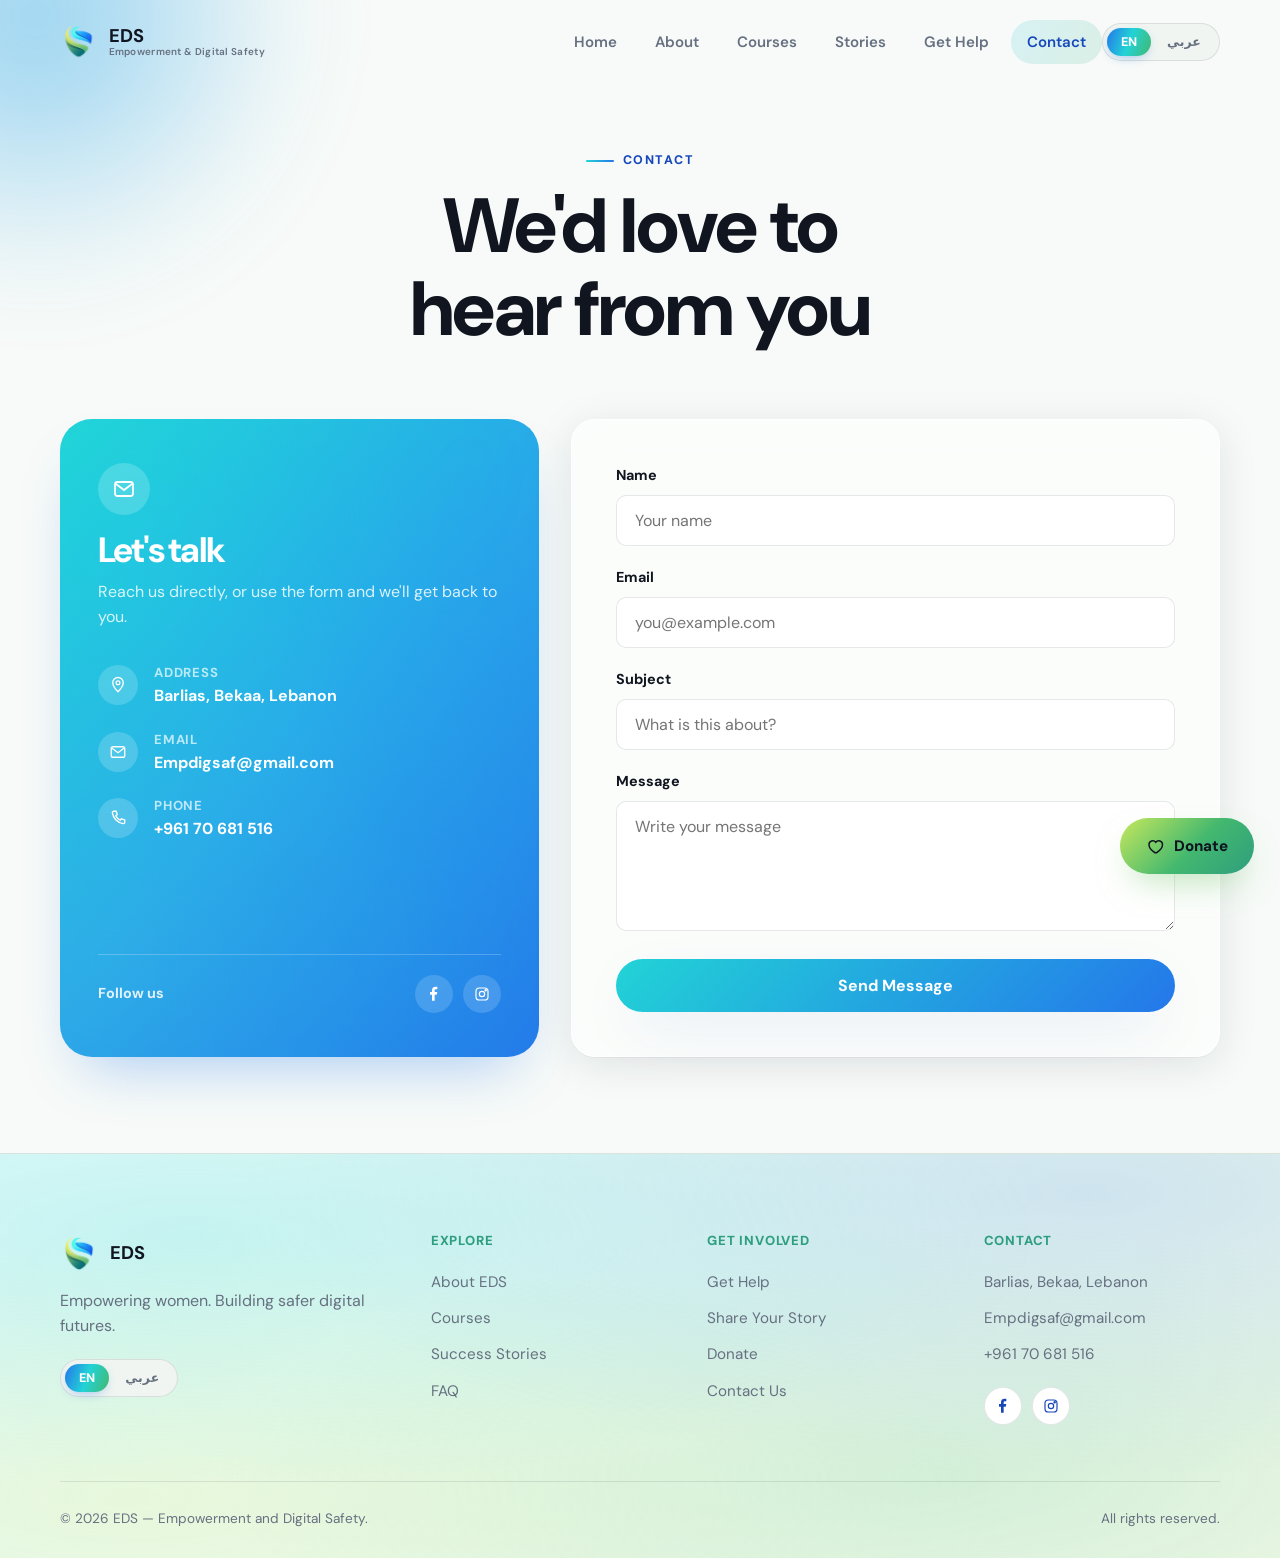
<file: contact.html>
<!DOCTYPE html>
<html lang="en" dir="ltr">
<head>
<meta charset="UTF-8">
<meta name="viewport" content="width=device-width, initial-scale=1.0">
<title>Contact — EDS</title>
<meta name="description" content="Contact EDS — Empowerment and Digital Safety. Barlias, Bekaa, Lebanon.">
<link rel="icon" href="assets/images/logo/eds-logo.png">
<link rel="stylesheet" href="css/style.css">
<link rel="stylesheet" href="css/animations.css">
<link rel="stylesheet" href="css/responsive.css">
</head>
<body>
<div class="page-transition" aria-hidden="true">
  <div class="page-transition-mark">
    <svg viewBox="0 0 200 200" class="loader-shield" aria-hidden="true">
  <defs>
    <linearGradient id="wg1" x1="0" y1="0" x2="1" y2="1"><stop offset="0" stop-color="#E8DE6B"/><stop offset=".5" stop-color="#C7E85C"/><stop offset="1" stop-color="#43B86F"/></linearGradient>
    <linearGradient id="wg2" x1="1" y1="0" x2="0" y2="1"><stop offset="0" stop-color="#22D3D6"/><stop offset="1" stop-color="#2477EA"/></linearGradient>
  </defs>
  <path class="loader-wave loader-wave-a" fill="url(#wg1)" d="M32 48 C13 71 13 111 29 141 C46 174 82 191 116 183 C146 176 166 154 158 135 C151 119 131 114 105 115 C68 116 44 91 36 64 C33 55 32 50 32 48 Z"/>
  <path class="loader-wave loader-wave-b" fill="url(#wg2)" d="M168 152 C187 129 187 89 171 59 C154 26 118 9 84 17 C54 24 34 46 42 65 C49 81 69 86 95 85 C132 84 156 109 164 136 C167 145 168 150 168 152 Z"/>
</svg>
  </div>
</div>
<a class="skip-link" href="#main" data-en="Skip to content" data-ar="تخطي إلى المحتوى">Skip to content</a>

<nav class="site-nav" aria-label="Main">
  <div class="container">
    <a href="index.html" class="brand">
      <img src="assets/images/logo/eds-logo.png" alt="EDS logo">
      <span class="brand-text"><strong>EDS</strong><small data-en="Empowerment &amp; Digital Safety" data-ar="التمكين والسلامة الرقمية">Empowerment &amp; Digital Safety</small></span>
    </a>
    <div class="nav-links">
      <a href="index.html" data-en="Home" data-ar="الرئيسية">Home</a>
      <a href="about.html" data-en="About" data-ar="من نحن">About</a>
      <a href="courses.html" data-en="Courses" data-ar="الدورات">Courses</a>
      <a href="stories.html" data-en="Stories" data-ar="القصص">Stories</a>
      <a href="get-help.html" data-en="Get Help" data-ar="اطلبي المساعدة">Get Help</a>
      <a href="contact.html" data-en="Contact" data-ar="تواصل معنا" class="active">Contact</a>
    </div>
    <div class="nav-actions">
      <div class="lang-switch"><button data-lang="en">EN</button><button data-lang="ar">عربي</button></div>
      <button class="hamburger" aria-label="Menu" aria-expanded="false" aria-controls="mobile-menu"><span></span><span></span><span></span></button>
    </div>
  </div>
</nav>

<div class="mobile-menu" id="mobile-menu">
  <nav class="mobile-menu-links" aria-label="Mobile">
    <a href="index.html" data-en="Home" data-ar="الرئيسية">Home</a>
    <a href="about.html" data-en="About" data-ar="من نحن">About</a>
    <a href="courses.html" data-en="Courses" data-ar="الدورات">Courses</a>
    <a href="stories.html" data-en="Stories" data-ar="القصص">Stories</a>
    <a href="get-help.html" data-en="Get Help" data-ar="اطلبي المساعدة">Get Help</a>
    <a href="share-story.html" data-en="Share Your Story" data-ar="اكتبي قصتك">Share Your Story</a>
    <a href="contact.html" data-en="Contact" data-ar="تواصل معنا">Contact</a>
    <a href="faq.html" data-en="FAQ" data-ar="الأسئلة الشائعة">FAQ</a>
  </nav>
  <div class="mobile-menu-foot">
    <div class="lang-switch"><button data-lang="en">EN</button><button data-lang="ar">عربي</button></div>
    <a href="donate.html" class="btn btn-donate" data-en="Donate" data-ar="تبرّعي">Donate</a>
  </div>
</div>

<main id="main">
  <section class="page-hero" style="padding-bottom:20px">
    <div class="blob-field" aria-hidden="true"><div class="blob b1"></div></div>
    <div class="container">
      <div class="section-head center hero-enter">
        <p class="eyebrow" style="justify-content:center" data-en="Contact" data-ar="تواصل معنا">Contact</p>
        <h1 data-en="We'd love to hear from you" data-ar="يسعدنا أن نسمع منكِ">We'd love to hear from you</h1>
      </div>
    </div>
  </section>

  <section class="section-pad" style="padding-top:0">
    <div class="container">
      <div class="contact-layout">
        <div class="contact-info-panel reveal-left in">
          <div class="contact-info-header">
            <span class="contact-info-icon" data-icon="mail"></span>
            <h2 data-en="Let's talk" data-ar="لنتحدّث">Let's talk</h2>
            <p data-en="Reach us directly, or use the form and we'll get back to you." data-ar="تواصلي معنا مباشرة، أو استخدمي النموذج وسنعاود التواصل معك.">Reach us directly, or use the form and we'll get back to you.</p>
          </div>
          <ul class="contact-info-list">
            <li>
              <span class="contact-info-icon-sm" data-icon="pin"></span>
              <div><strong data-en="Address" data-ar="العنوان">Address</strong><span>Barlias, Bekaa, Lebanon</span></div>
            </li>
            <li>
              <span class="contact-info-icon-sm" data-icon="mail"></span>
              <div><strong data-en="Email" data-ar="البريد الإلكتروني">Email</strong><a href="mailto:Empdigsaf@gmail.com">Empdigsaf@gmail.com</a></div>
            </li>
            <li>
              <span class="contact-info-icon-sm" data-icon="phone"></span>
              <div><strong data-en="Phone" data-ar="الهاتف">Phone</strong><a href="tel:+96170681516">+961 70 681 516</a></div>
            </li>
          </ul>
          <div class="contact-info-footer">
            <span data-en="Follow us" data-ar="تابعينا">Follow us</span>
            <div class="social-row">
              <a href="https://www.facebook.com/profile.php?id=61557236512034" target="_blank" rel="noopener noreferrer" aria-label="Facebook" data-en-aria="Facebook" data-ar-aria="فيسبوك"><svg width="16" height="16" viewBox="0 0 24 24" fill="currentColor"><path d="M13 22v-9h3l1-4h-4V7c0-1 .3-2 2-2h2V1.1S15.6 1 14.2 1C11.3 1 9 2.7 9 6v3H6v4h3v9h4Z"/></svg></a>
              <a href="https://www.instagram.com/eds_women/" target="_blank" rel="noopener noreferrer" aria-label="Instagram" data-en-aria="Instagram" data-ar-aria="إنستغرام"><svg width="16" height="16" viewBox="0 0 24 24" fill="none" stroke="currentColor" stroke-width="1.8"><rect x="3" y="3" width="18" height="18" rx="5"/><circle cx="12" cy="12" r="4"/><circle cx="17.5" cy="6.5" r="1"/></svg></a>
            </div>
          </div>
        </div>

        <div class="form-wrap glass reveal-right in" style="margin:0; max-width:none">
          <form data-validate id="contact-form" novalidate>
            <div class="field">
              <label for="cf-name" data-en="Name" data-ar="الاسم">Name</label>
              <input id="cf-name" name="name" type="text" required data-en-placeholder="Your name" data-ar-placeholder="اسمك">
              <p class="error-msg" data-en="Please enter your name." data-ar="يرجى إدخال اسمك.">Please enter your name.</p>
            </div>
            <div class="field">
              <label for="cf-email" data-en="Email" data-ar="البريد الإلكتروني">Email</label>
              <input id="cf-email" name="email" type="email" required data-en-placeholder="you@example.com" data-ar-placeholder="you@example.com">
              <p class="error-msg" data-en="Please enter a valid email." data-ar="يرجى إدخال بريد إلكتروني صحيح.">Please enter a valid email.</p>
            </div>
            <div class="field">
              <label for="cf-subject" data-en="Subject" data-ar="الموضوع">Subject</label>
              <input id="cf-subject" name="subject" type="text" required data-en-placeholder="What is this about?" data-ar-placeholder="ما هو موضوع رسالتك؟">
              <p class="error-msg" data-en="Please add a subject." data-ar="يرجى إضافة موضوع.">Please add a subject.</p>
            </div>
            <div class="field">
              <label for="cf-message" data-en="Message" data-ar="الرسالة">Message</label>
              <textarea id="cf-message" name="message" required data-en-placeholder="Write your message" data-ar-placeholder="اكتبي رسالتك"></textarea>
              <p class="error-msg" data-en="Please write a message." data-ar="يرجى كتابة رسالة.">Please write a message.</p>
            </div>
            <button type="submit" class="btn btn-primary btn-block" data-en="Send Message" data-ar="إرسال الرسالة">Send Message</button>
          </form>
          <div class="form-success">
            <svg width="60" height="60" viewBox="0 0 24 24" fill="none" stroke="var(--c-teal)" stroke-width="1.6"><circle cx="12" cy="12" r="10"/><path d="M8 12l3 3 5-6"/></svg>
            <h3 data-en="Message prepared" data-ar="تم إعداد الرسالة">Message prepared</h3>
            <p class="lead" style="margin-inline:auto" data-en="This is a front-end demo — sending requires a connected backend. Please email us directly for now." data-ar="هذا نموذج تجريبي للواجهة الأمامية — الإرسال يتطلب ربطاً بخادم خلفي. يرجى مراسلتنا مباشرة حالياً.">This is a front-end demo — sending requires a connected backend.</p>
          </div>
        </div>
      </div>
    </div>
  </section>
</main>

<footer class="site-footer">
  <div class="container">
    <div class="footer-grid">
      <div>
        <div class="footer-brand"><img src="assets/images/logo/eds-logo.png" alt="EDS logo"><strong>EDS</strong></div>
        <p class="footer-tagline" data-en="Empowering women. Building safer digital futures." data-ar="نُمكّن النساء. نبني مستقبلاً رقمياً أكثر أماناً.">Empowering women. Building safer digital futures.</p>
        <div class="lang-switch" style="margin-top:20px"><button data-lang="en">EN</button><button data-lang="ar">عربي</button></div>
      </div>
      <div class="footer-col">
        <h4 data-en="Explore" data-ar="استكشفي">Explore</h4>
        <a href="about.html" data-en="About EDS" data-ar="عن EDS">About EDS</a>
        <a href="courses.html" data-en="Courses" data-ar="الدورات">Courses</a>
        <a href="stories.html" data-en="Success Stories" data-ar="قصص النجاح">Success Stories</a>
        <a href="faq.html" data-en="FAQ" data-ar="الأسئلة الشائعة">FAQ</a>
      </div>
      <div class="footer-col">
        <h4 data-en="Get Involved" data-ar="شاركينا">Get Involved</h4>
        <a href="get-help.html" data-en="Get Help" data-ar="اطلبي المساعدة">Get Help</a>
        <a href="share-story.html" data-en="Share Your Story" data-ar="اكتبي قصتك">Share Your Story</a>
        <a href="donate.html" data-en="Donate" data-ar="تبرّعي">Donate</a>
        <a href="contact.html" data-en="Contact Us" data-ar="تواصلي معنا">Contact Us</a>
      </div>
      <div class="footer-col">
        <h4 data-en="Contact" data-ar="التواصل">Contact</h4>
        <p>Barlias, Bekaa, Lebanon</p>
        <a href="mailto:Empdigsaf@gmail.com">Empdigsaf@gmail.com</a>
        <a href="tel:+96170681516">+961 70 681 516</a>
        <div class="social-row" style="margin-top:14px">
          <a href="https://www.facebook.com/profile.php?id=61557236512034" target="_blank" rel="noopener noreferrer" aria-label="Facebook" data-en-aria="Facebook" data-ar-aria="فيسبوك"><svg width="16" height="16" viewBox="0 0 24 24" fill="currentColor"><path d="M13 22v-9h3l1-4h-4V7c0-1 .3-2 2-2h2V1.1S15.6 1 14.2 1C11.3 1 9 2.7 9 6v3H6v4h3v9h4Z"/></svg></a>
          <a href="https://www.instagram.com/eds_women/" target="_blank" rel="noopener noreferrer" aria-label="Instagram" data-en-aria="Instagram" data-ar-aria="إنستغرام"><svg width="16" height="16" viewBox="0 0 24 24" fill="none" stroke="currentColor" stroke-width="1.8"><rect x="3" y="3" width="18" height="18" rx="5"/><circle cx="12" cy="12" r="4"/><circle cx="17.5" cy="6.5" r="1"/></svg></a>
        </div>
      </div>
    </div>
    <div class="footer-bottom">
      <p>&copy; <span data-year></span> EDS — Empowerment and Digital Safety.</p>
      <p data-en="All rights reserved." data-ar="جميع الحقوق محفوظة.">All rights reserved.</p>
    </div>
  </div>
</footer>

<script src="js/language.js"></script>
<script src="js/main.js"></script>
<script src="js/navigation.js"></script>
<script src="js/animations.js"></script>
<script src="js/forms.js"></script>
<a href="donate.html" class="floating-donate magnetic" data-en-aria="Donate" data-ar-aria="تبرّعي">
  <svg viewBox="0 0 24 24" fill="none" stroke="currentColor" stroke-width="2"><path d="M12 21s-8-4.9-8-11a5 5 0 0 1 9-3 5 5 0 0 1 9 3c0 6.1-8 11-8 11Z"/></svg>
  <span class="fd-label" data-en="Donate" data-ar="تبرّعي">Donate</span>
</a>
<script src="js/transitions.js"></script>
<script src="js/cursor.js"></script>
</body>
</html>
</file>
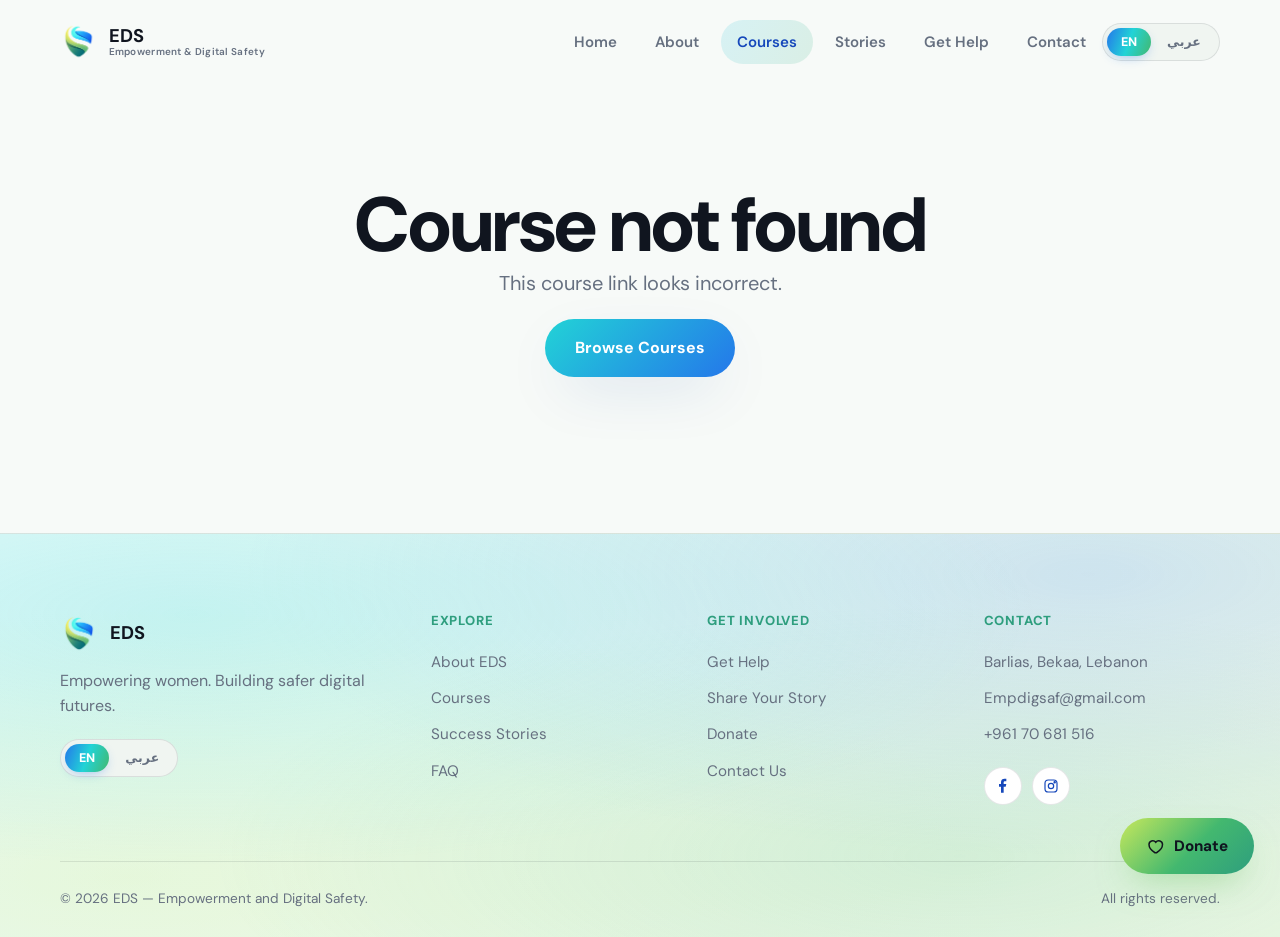
<file: course-details.html>
<!DOCTYPE html>
<html lang="en" dir="ltr">
<head>
<meta charset="UTF-8">
<meta name="viewport" content="width=device-width, initial-scale=1.0">
<title>Course — EDS</title>
<link rel="icon" href="assets/images/logo/eds-logo.png">
<link rel="stylesheet" href="css/style.css">
<link rel="stylesheet" href="css/animations.css">
<link rel="stylesheet" href="css/responsive.css">
</head>
<body>
<div class="page-transition" aria-hidden="true">
  <div class="page-transition-mark">
    <svg viewBox="0 0 200 200" class="loader-shield" aria-hidden="true">
  <defs>
    <linearGradient id="wg1" x1="0" y1="0" x2="1" y2="1"><stop offset="0" stop-color="#E8DE6B"/><stop offset=".5" stop-color="#C7E85C"/><stop offset="1" stop-color="#43B86F"/></linearGradient>
    <linearGradient id="wg2" x1="1" y1="0" x2="0" y2="1"><stop offset="0" stop-color="#22D3D6"/><stop offset="1" stop-color="#2477EA"/></linearGradient>
  </defs>
  <path class="loader-wave loader-wave-a" fill="url(#wg1)" d="M32 48 C13 71 13 111 29 141 C46 174 82 191 116 183 C146 176 166 154 158 135 C151 119 131 114 105 115 C68 116 44 91 36 64 C33 55 32 50 32 48 Z"/>
  <path class="loader-wave loader-wave-b" fill="url(#wg2)" d="M168 152 C187 129 187 89 171 59 C154 26 118 9 84 17 C54 24 34 46 42 65 C49 81 69 86 95 85 C132 84 156 109 164 136 C167 145 168 150 168 152 Z"/>
</svg>
  </div>
</div>
<a class="skip-link" href="#main" data-en="Skip to content" data-ar="تخطي إلى المحتوى">Skip to content</a>

<nav class="site-nav" aria-label="Main">
  <div class="container">
    <a href="index.html" class="brand">
      <img src="assets/images/logo/eds-logo.png" alt="EDS logo">
      <span class="brand-text"><strong>EDS</strong><small data-en="Empowerment &amp; Digital Safety" data-ar="التمكين والسلامة الرقمية">Empowerment &amp; Digital Safety</small></span>
    </a>
    <div class="nav-links">
      <a href="index.html" data-en="Home" data-ar="الرئيسية">Home</a>
      <a href="about.html" data-en="About" data-ar="من نحن">About</a>
      <a href="courses.html" data-en="Courses" data-ar="الدورات" class="active">Courses</a>
      <a href="stories.html" data-en="Stories" data-ar="القصص">Stories</a>
      <a href="get-help.html" data-en="Get Help" data-ar="اطلبي المساعدة">Get Help</a>
      <a href="contact.html" data-en="Contact" data-ar="تواصل معنا">Contact</a>
    </div>
    <div class="nav-actions">
      <div class="lang-switch"><button data-lang="en">EN</button><button data-lang="ar">عربي</button></div>
      <button class="hamburger" aria-label="Menu" aria-expanded="false" aria-controls="mobile-menu"><span></span><span></span><span></span></button>
    </div>
  </div>
</nav>

<div class="mobile-menu" id="mobile-menu">
  <nav class="mobile-menu-links" aria-label="Mobile">
    <a href="index.html" data-en="Home" data-ar="الرئيسية">Home</a>
    <a href="about.html" data-en="About" data-ar="من نحن">About</a>
    <a href="courses.html" data-en="Courses" data-ar="الدورات">Courses</a>
    <a href="stories.html" data-en="Stories" data-ar="القصص">Stories</a>
    <a href="get-help.html" data-en="Get Help" data-ar="اطلبي المساعدة">Get Help</a>
    <a href="share-story.html" data-en="Share Your Story" data-ar="اكتبي قصتك">Share Your Story</a>
    <a href="contact.html" data-en="Contact" data-ar="تواصل معنا">Contact</a>
    <a href="faq.html" data-en="FAQ" data-ar="الأسئلة الشائعة">FAQ</a>
  </nav>
  <div class="mobile-menu-foot">
    <div class="lang-switch"><button data-lang="en">EN</button><button data-lang="ar">عربي</button></div>
    <a href="donate.html" class="btn btn-donate" data-en="Donate" data-ar="تبرّعي">Donate</a>
  </div>
</div>

<main id="main">
  <div id="course-detail-root" class="section-pad" style="padding-top:calc(var(--nav-h) + 40px)">
    <div class="container">
      <p class="text-center" data-en="Loading course\u2026" data-ar="جارٍ تحميل المساق\u2026">Loading course\u2026</p>
    </div>
  </div>
</main>

<footer class="site-footer">
  <div class="container">
    <div class="footer-grid">
      <div>
        <div class="footer-brand"><img src="assets/images/logo/eds-logo.png" alt="EDS logo"><strong>EDS</strong></div>
        <p class="footer-tagline" data-en="Empowering women. Building safer digital futures." data-ar="نُمكّن النساء. نبني مستقبلاً رقمياً أكثر أماناً.">Empowering women. Building safer digital futures.</p>
        <div class="lang-switch" style="margin-top:20px"><button data-lang="en">EN</button><button data-lang="ar">عربي</button></div>
      </div>
      <div class="footer-col">
        <h4 data-en="Explore" data-ar="استكشفي">Explore</h4>
        <a href="about.html" data-en="About EDS" data-ar="عن EDS">About EDS</a>
        <a href="courses.html" data-en="Courses" data-ar="الدورات">Courses</a>
        <a href="stories.html" data-en="Success Stories" data-ar="قصص النجاح">Success Stories</a>
        <a href="faq.html" data-en="FAQ" data-ar="الأسئلة الشائعة">FAQ</a>
      </div>
      <div class="footer-col">
        <h4 data-en="Get Involved" data-ar="شاركينا">Get Involved</h4>
        <a href="get-help.html" data-en="Get Help" data-ar="اطلبي المساعدة">Get Help</a>
        <a href="share-story.html" data-en="Share Your Story" data-ar="اكتبي قصتك">Share Your Story</a>
        <a href="donate.html" data-en="Donate" data-ar="تبرّعي">Donate</a>
        <a href="contact.html" data-en="Contact Us" data-ar="تواصلي معنا">Contact Us</a>
      </div>
      <div class="footer-col">
        <h4 data-en="Contact" data-ar="التواصل">Contact</h4>
        <p>Barlias, Bekaa, Lebanon</p>
        <a href="mailto:Empdigsaf@gmail.com">Empdigsaf@gmail.com</a>
        <a href="tel:+96170681516">+961 70 681 516</a>
        <div class="social-row" style="margin-top:14px">
          <a href="https://www.facebook.com/profile.php?id=61557236512034" target="_blank" rel="noopener noreferrer" aria-label="Facebook" data-en-aria="Facebook" data-ar-aria="فيسبوك"><svg width="16" height="16" viewBox="0 0 24 24" fill="currentColor"><path d="M13 22v-9h3l1-4h-4V7c0-1 .3-2 2-2h2V1.1S15.6 1 14.2 1C11.3 1 9 2.7 9 6v3H6v4h3v9h4Z"/></svg></a>
          <a href="https://www.instagram.com/eds_women/" target="_blank" rel="noopener noreferrer" aria-label="Instagram" data-en-aria="Instagram" data-ar-aria="إنستغرام"><svg width="16" height="16" viewBox="0 0 24 24" fill="none" stroke="currentColor" stroke-width="1.8"><rect x="3" y="3" width="18" height="18" rx="5"/><circle cx="12" cy="12" r="4"/><circle cx="17.5" cy="6.5" r="1"/></svg></a>
        </div>
      </div>
    </div>
    <div class="footer-bottom">
      <p>&copy; <span data-year></span> EDS — Empowerment and Digital Safety.</p>
      <p data-en="All rights reserved." data-ar="جميع الحقوق محفوظة.">All rights reserved.</p>
    </div>
  </div>
</footer>

<script src="data/courses.js"></script>
<script src="js/language.js"></script>
<script src="js/main.js"></script>
<script src="js/navigation.js"></script>
<script src="js/animations.js"></script>
<script>
  (function(){
    function lang(){ return (window.EDS && EDS.language) ? EDS.language.getLang() : 'en'; }
    function paint(){
      var root = document.getElementById('course-detail-root');
      var id = EDS.getParam('id');
      var course = (window.EDS_COURSES || []).find(function(c){ return c.id === id; });
      var l = lang();

      if(!course){
        root.innerHTML = '<div class="container text-center" style="padding:60px 0">' +
          '<h1 data-en="Course not found" data-ar="لم يتم العثور على المساق">Course not found</h1>' +
          '<p class="lead" style="margin-inline:auto" data-en="This course link looks incorrect." data-ar="يبدو أن رابط المساق غير صحيح.">This course link looks incorrect.</p>' +
          '<a class="btn btn-primary" href="courses.html" style="margin-top:20px" data-en="Browse Courses" data-ar="تصفّحي الدورات">Browse Courses</a>' +
        '</div>';
        if(window.EDS && EDS.language) EDS.language.applyLang(l, true);
        return;
      }

      document.title = course.title[l] + ' — EDS';

      root.innerHTML =
        '<div class="container">' +
          '<div class="section-head hero-enter">' +
            '<div class="card-icon" style="background:' + course.gradient + '" data-icon="' + course.icon + '"></div>' +
            '<h1 style="margin-top:18px">' + course.title[l] + '</h1>' +
            '<p class="lead" style="margin-top:14px">' + course.summary[l] + '</p>' +
          '</div>' +

          '<div class="grid-split" style="margin-bottom:60px">' +
            '<div class="reveal-left in">' +
              '<h2 style="font-size:1.5rem">' + (l==='ar' ? 'لماذا هذا مهم' : 'Why it matters') + '</h2>' +
              '<p class="lead" style="margin-top:14px">' + course.why[l] + '</p>' +
            '</div>' +
            '<div class="reveal-right in card" style="background:var(--c-paper-dim); border:none">' +
              '<h2 style="font-size:1.5rem; margin-bottom:16px">' + (l==='ar' ? 'ما ستتعلّمينه' : 'What you\u2019ll cover') + '</h2>' +
              '<ul class="goal-list">' + course.topics[l].map(function(t){ return '<li>' + t + '</li>'; }).join('') + '</ul>' +
            '</div>' +
          '</div>' +

          '<div class="card" style="margin-bottom:60px; background:var(--c-paper-dim); border:none">' +
            '<h2 style="font-size:1.5rem; margin-bottom:16px">' + (l==='ar' ? 'مخرجات التعلّم' : 'Learning outcomes') + '</h2>' +
            '<div class="grid-2">' + course.outcomes[l].map(function(o){
              return '<div style="display:flex; gap:12px; align-items:flex-start"><span style="color:var(--c-teal); font-weight:800">\u2713</span><span>' + o + '</span></div>';
            }).join('') + '</div>' +
          '</div>' +

          '<div class="cta-inner glass-dark text-center" style="padding:50px">' +
            '<h2 style="color:#fff">' + (l==='ar' ? 'جاهزة لاختبار معرفتك؟' : 'Ready to test your knowledge?') + '</h2>' +
            '<p class="lead" style="color:rgba(255,255,255,.8); margin-inline:auto; margin-top:10px">' + (l==='ar' ? 'اختبار سريع من 10 أسئلة — ممتع وغير رسمي.' : 'A quick 10-question quiz — fun, not formal.') + '</p>' +
            '<a class="btn btn-primary" href="quiz.html?course=' + course.id + '" style="margin-top:22px">' + (l==='ar' ? 'ابدئي الاختبار' : 'Take the Quiz') + '</a>' +
          '</div>' +
        '</div>';

      document.querySelectorAll('#course-detail-root [data-icon]').forEach(function(el){
        el.innerHTML = EDS.renderIcon(el.getAttribute('data-icon'));
      });
      if(window.EDS && EDS.language) EDS.language.applyLang(l, true);
    }
    document.addEventListener('DOMContentLoaded', paint);
    document.addEventListener('eds:langchange', paint);
  })();
</script>
<a href="donate.html" class="floating-donate magnetic" data-en-aria="Donate" data-ar-aria="تبرّعي">
  <svg viewBox="0 0 24 24" fill="none" stroke="currentColor" stroke-width="2"><path d="M12 21s-8-4.9-8-11a5 5 0 0 1 9-3 5 5 0 0 1 9 3c0 6.1-8 11-8 11Z"/></svg>
  <span class="fd-label" data-en="Donate" data-ar="تبرّعي">Donate</span>
</a>
<script src="js/transitions.js"></script>
<script src="js/cursor.js"></script>
</body>
</html>
</file>
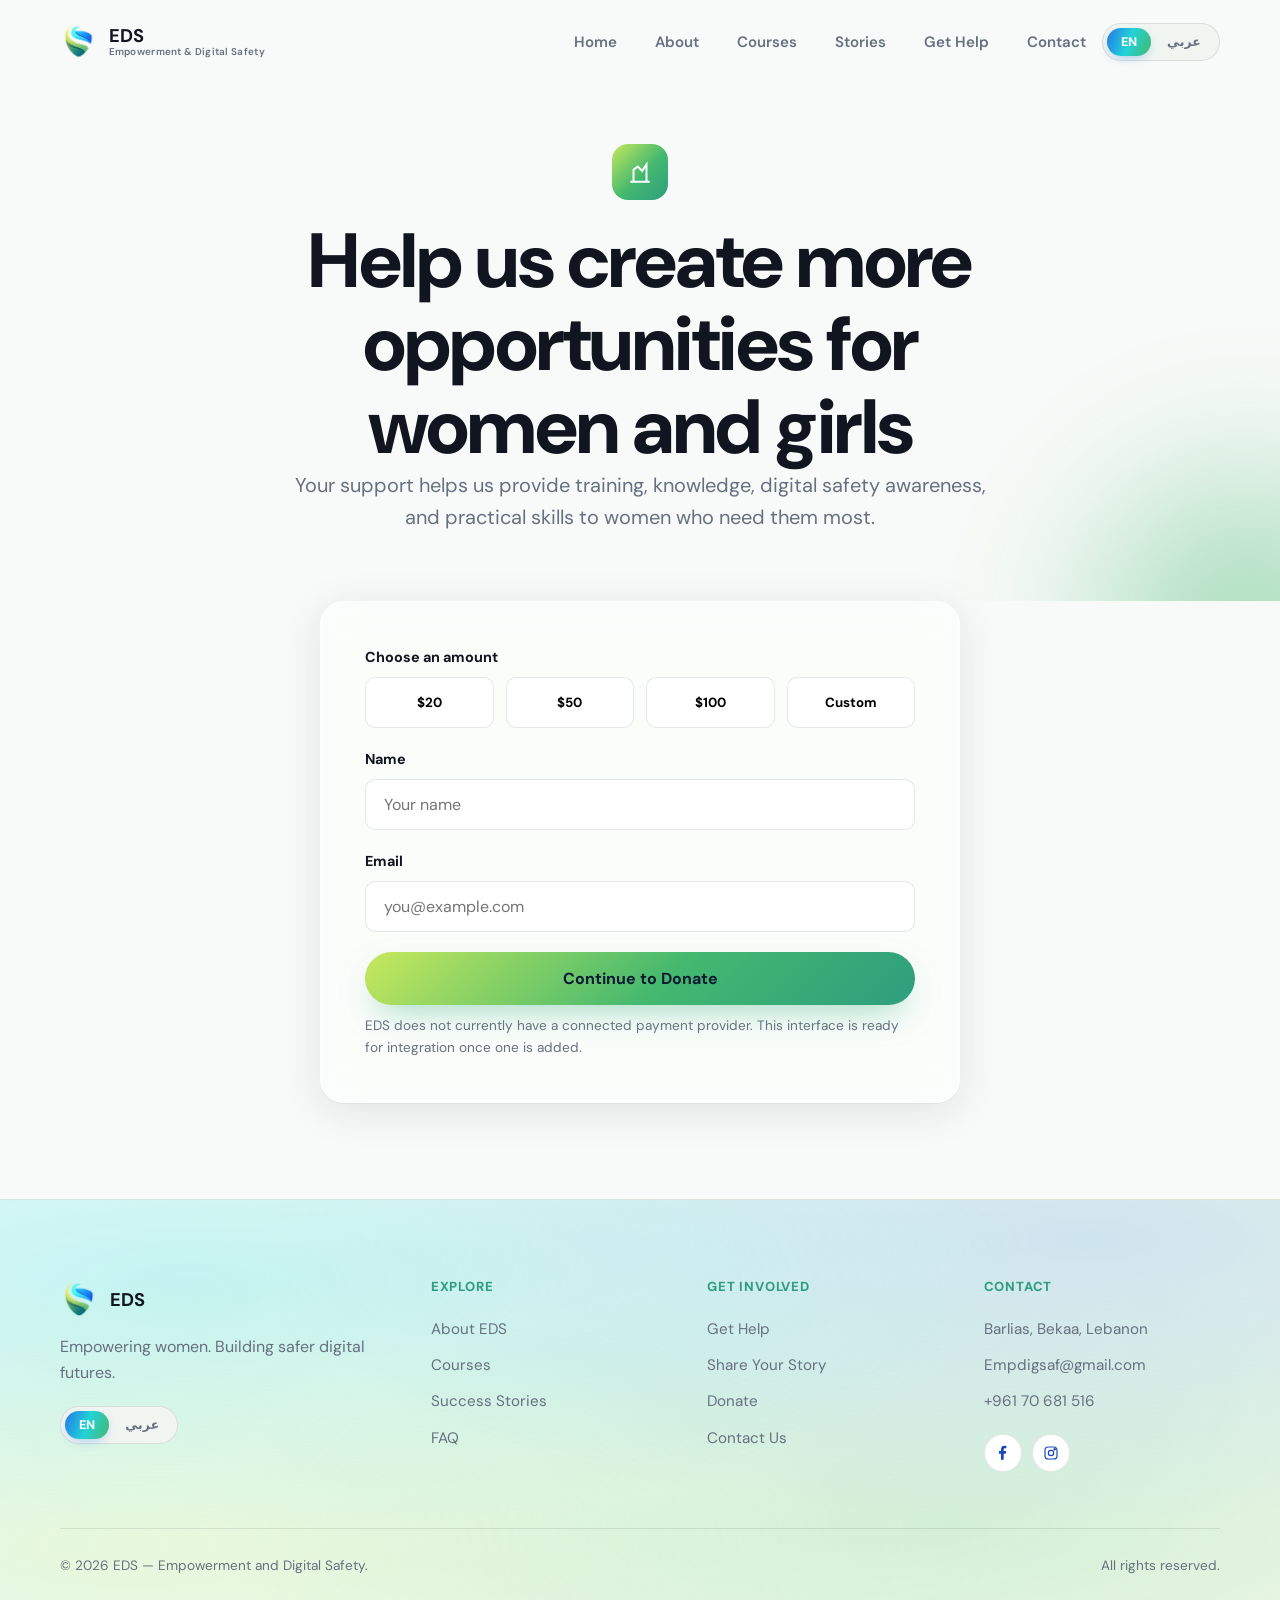
<file: donate.html>
<!DOCTYPE html>
<html lang="en" dir="ltr">
<head>
<meta charset="UTF-8">
<meta name="viewport" content="width=device-width, initial-scale=1.0">
<title>Donate — EDS</title>
<meta name="description" content="Help EDS create more opportunities for women and girls through training, digital safety and practical skills.">
<link rel="icon" href="assets/images/logo/eds-logo.png">
<link rel="stylesheet" href="css/style.css">
<link rel="stylesheet" href="css/animations.css">
<link rel="stylesheet" href="css/responsive.css">
</head>
<body>
<div class="page-transition" aria-hidden="true">
  <div class="page-transition-mark">
    <svg viewBox="0 0 200 200" class="loader-shield" aria-hidden="true">
  <defs>
    <linearGradient id="wg1" x1="0" y1="0" x2="1" y2="1"><stop offset="0" stop-color="#E8DE6B"/><stop offset=".5" stop-color="#C7E85C"/><stop offset="1" stop-color="#43B86F"/></linearGradient>
    <linearGradient id="wg2" x1="1" y1="0" x2="0" y2="1"><stop offset="0" stop-color="#22D3D6"/><stop offset="1" stop-color="#2477EA"/></linearGradient>
  </defs>
  <path class="loader-wave loader-wave-a" fill="url(#wg1)" d="M32 48 C13 71 13 111 29 141 C46 174 82 191 116 183 C146 176 166 154 158 135 C151 119 131 114 105 115 C68 116 44 91 36 64 C33 55 32 50 32 48 Z"/>
  <path class="loader-wave loader-wave-b" fill="url(#wg2)" d="M168 152 C187 129 187 89 171 59 C154 26 118 9 84 17 C54 24 34 46 42 65 C49 81 69 86 95 85 C132 84 156 109 164 136 C167 145 168 150 168 152 Z"/>
</svg>
  </div>
</div>
<a class="skip-link" href="#main" data-en="Skip to content" data-ar="تخطي إلى المحتوى">Skip to content</a>

<nav class="site-nav" aria-label="Main">
  <div class="container">
    <a href="index.html" class="brand">
      <img src="assets/images/logo/eds-logo.png" alt="EDS logo">
      <span class="brand-text"><strong>EDS</strong><small data-en="Empowerment &amp; Digital Safety" data-ar="التمكين والسلامة الرقمية">Empowerment &amp; Digital Safety</small></span>
    </a>
    <div class="nav-links">
      <a href="index.html" data-en="Home" data-ar="الرئيسية">Home</a>
      <a href="about.html" data-en="About" data-ar="من نحن">About</a>
      <a href="courses.html" data-en="Courses" data-ar="الدورات">Courses</a>
      <a href="stories.html" data-en="Stories" data-ar="القصص">Stories</a>
      <a href="get-help.html" data-en="Get Help" data-ar="اطلبي المساعدة">Get Help</a>
      <a href="contact.html" data-en="Contact" data-ar="تواصل معنا">Contact</a>
    </div>
    <div class="nav-actions">
      <div class="lang-switch"><button data-lang="en">EN</button><button data-lang="ar">عربي</button></div>
      <button class="hamburger" aria-label="Menu" aria-expanded="false" aria-controls="mobile-menu"><span></span><span></span><span></span></button>
    </div>
  </div>
</nav>

<div class="mobile-menu" id="mobile-menu">
  <nav class="mobile-menu-links" aria-label="Mobile">
    <a href="index.html" data-en="Home" data-ar="الرئيسية">Home</a>
    <a href="about.html" data-en="About" data-ar="من نحن">About</a>
    <a href="courses.html" data-en="Courses" data-ar="الدورات">Courses</a>
    <a href="stories.html" data-en="Stories" data-ar="القصص">Stories</a>
    <a href="get-help.html" data-en="Get Help" data-ar="اطلبي المساعدة">Get Help</a>
    <a href="share-story.html" data-en="Share Your Story" data-ar="اكتبي قصتك">Share Your Story</a>
    <a href="contact.html" data-en="Contact" data-ar="تواصل معنا">Contact</a>
    <a href="faq.html" data-en="FAQ" data-ar="الأسئلة الشائعة">FAQ</a>
  </nav>
  <div class="mobile-menu-foot">
    <div class="lang-switch"><button data-lang="en">EN</button><button data-lang="ar">عربي</button></div>
    <a href="donate.html" class="btn btn-donate" data-en="Donate" data-ar="تبرّعي">Donate</a>
  </div>
</div>

<main id="main">
  <section class="page-hero" style="padding-bottom:20px">
    <div class="blob-field" aria-hidden="true"><div class="blob b2"></div></div>
    <div class="container">
      <div class="section-head center hero-enter">
        <div class="card-icon" style="background:var(--grad-growth); margin-inline:auto" data-icon="growth"></div>
        <h1 style="margin-top:18px" data-en="Help us create more opportunities for women and girls" data-ar="ساعدينا في خلق مزيد من الفرص للنساء والفتيات">Help us create more opportunities for women and girls</h1>
        <p class="lead" style="margin-inline:auto" data-en="Your support helps us provide training, knowledge, digital safety awareness, and practical skills to women who need them most." data-ar="دعمك يساعدنا في تقديم التدريب والمعرفة والتوعية بالسلامة الرقمية والمهارات العملية للنساء اللواتي هنّ بأمسّ الحاجة إليها.">Your support helps us provide training, knowledge, digital safety awareness, and practical skills to women who need them most.</p>
      </div>
    </div>
  </section>

  <section class="section-pad" style="padding-top:0">
    <div class="container">
      <div class="form-wrap glass reveal in">
        <form data-validate id="donate-form" novalidate>
          <div class="field">
            <label data-en="Choose an amount" data-ar="اختاري مبلغاً">Choose an amount</label>
            <div class="amount-grid">
              <button type="button" class="amount-btn" data-amount="20">$20</button>
              <button type="button" class="amount-btn" data-amount="50">$50</button>
              <button type="button" class="amount-btn" data-amount="100">$100</button>
              <button type="button" class="amount-btn" data-amount="custom" data-en="Custom" data-ar="مبلغ آخر">Custom</button>
            </div>
          </div>
          <div class="field" id="custom-amount-field" style="display:none">
            <label for="df-custom" data-en="Custom amount (USD)" data-ar="مبلغ مخصص (دولار أمريكي)">Custom amount (USD)</label>
            <input id="df-custom" name="customAmount" type="number" min="1" data-en-placeholder="Enter amount" data-ar-placeholder="أدخلي المبلغ">
            <p class="error-msg" data-en="Please choose or enter an amount." data-ar="يرجى اختيار مبلغ أو إدخاله.">Please choose or enter an amount.</p>
          </div>
          <div class="field">
            <label for="df-name" data-en="Name" data-ar="الاسم">Name</label>
            <input id="df-name" name="name" type="text" required data-en-placeholder="Your name" data-ar-placeholder="اسمك">
            <p class="error-msg" data-en="Please enter your name." data-ar="يرجى إدخال اسمك.">Please enter your name.</p>
          </div>
          <div class="field">
            <label for="df-email" data-en="Email" data-ar="البريد الإلكتروني">Email</label>
            <input id="df-email" name="email" type="email" required data-en-placeholder="you@example.com" data-ar-placeholder="you@example.com">
            <p class="error-msg" data-en="Please enter a valid email." data-ar="يرجى إدخال بريد إلكتروني صحيح.">Please enter a valid email.</p>
          </div>
          <button type="submit" class="btn btn-donate btn-block" data-en="Continue to Donate" data-ar="متابعة التبرّع">Continue to Donate</button>
          <p class="form-note" data-en="EDS does not currently have a connected payment provider. This interface is ready for integration once one is added." data-ar="لا تملك EDS حالياً مزوّد دفع مرتبطاً. هذه الواجهة جاهزة للربط بمجرد إضافة واحد.">EDS does not currently have a connected payment provider.</p>
        </form>
        <div class="form-success">
          <svg width="60" height="60" viewBox="0 0 24 24" fill="none" stroke="var(--c-teal)" stroke-width="1.6"><path d="M12 21s-8-4.9-8-11a5 5 0 0 1 9-3 5 5 0 0 1 9 3c0 6.1-8 11-8 11Z"/></svg>
          <h3 data-en="Thank you for wanting to help" data-ar="شكراً على رغبتك في المساعدة">Thank you for wanting to help</h3>
          <p class="lead" style="margin-inline:auto" data-en="A payment provider is not yet connected, so no payment has been processed. Please contact us directly to complete your donation for now." data-ar="لم يتم ربط مزوّد دفع بعد، لذا لم تتم معالجة أي دفعة. يرجى التواصل معنا مباشرة لإتمام تبرعك حالياً.">A payment provider is not yet connected, so no payment has been processed.</p>
          <a href="mailto:Empdigsaf@gmail.com" class="btn btn-ghost" style="margin-top:20px">Empdigsaf@gmail.com</a>
        </div>
      </div>
    </div>
  </section>
</main>

<footer class="site-footer">
  <div class="container">
    <div class="footer-grid">
      <div>
        <div class="footer-brand"><img src="assets/images/logo/eds-logo.png" alt="EDS logo"><strong>EDS</strong></div>
        <p class="footer-tagline" data-en="Empowering women. Building safer digital futures." data-ar="نُمكّن النساء. نبني مستقبلاً رقمياً أكثر أماناً.">Empowering women. Building safer digital futures.</p>
        <div class="lang-switch" style="margin-top:20px"><button data-lang="en">EN</button><button data-lang="ar">عربي</button></div>
      </div>
      <div class="footer-col">
        <h4 data-en="Explore" data-ar="استكشفي">Explore</h4>
        <a href="about.html" data-en="About EDS" data-ar="عن EDS">About EDS</a>
        <a href="courses.html" data-en="Courses" data-ar="الدورات">Courses</a>
        <a href="stories.html" data-en="Success Stories" data-ar="قصص النجاح">Success Stories</a>
        <a href="faq.html" data-en="FAQ" data-ar="الأسئلة الشائعة">FAQ</a>
      </div>
      <div class="footer-col">
        <h4 data-en="Get Involved" data-ar="شاركينا">Get Involved</h4>
        <a href="get-help.html" data-en="Get Help" data-ar="اطلبي المساعدة">Get Help</a>
        <a href="share-story.html" data-en="Share Your Story" data-ar="اكتبي قصتك">Share Your Story</a>
        <a href="donate.html" data-en="Donate" data-ar="تبرّعي">Donate</a>
        <a href="contact.html" data-en="Contact Us" data-ar="تواصلي معنا">Contact Us</a>
      </div>
      <div class="footer-col">
        <h4 data-en="Contact" data-ar="التواصل">Contact</h4>
        <p>Barlias, Bekaa, Lebanon</p>
        <a href="mailto:Empdigsaf@gmail.com">Empdigsaf@gmail.com</a>
        <a href="tel:+96170681516">+961 70 681 516</a>
        <div class="social-row" style="margin-top:14px">
          <a href="https://www.facebook.com/profile.php?id=61557236512034" target="_blank" rel="noopener noreferrer" aria-label="Facebook" data-en-aria="Facebook" data-ar-aria="فيسبوك"><svg width="16" height="16" viewBox="0 0 24 24" fill="currentColor"><path d="M13 22v-9h3l1-4h-4V7c0-1 .3-2 2-2h2V1.1S15.6 1 14.2 1C11.3 1 9 2.7 9 6v3H6v4h3v9h4Z"/></svg></a>
          <a href="https://www.instagram.com/eds_women/" target="_blank" rel="noopener noreferrer" aria-label="Instagram" data-en-aria="Instagram" data-ar-aria="إنستغرام"><svg width="16" height="16" viewBox="0 0 24 24" fill="none" stroke="currentColor" stroke-width="1.8"><rect x="3" y="3" width="18" height="18" rx="5"/><circle cx="12" cy="12" r="4"/><circle cx="17.5" cy="6.5" r="1"/></svg></a>
        </div>
      </div>
    </div>
    <div class="footer-bottom">
      <p>&copy; <span data-year></span> EDS — Empowerment and Digital Safety.</p>
      <p data-en="All rights reserved." data-ar="جميع الحقوق محفوظة.">All rights reserved.</p>
    </div>
  </div>
</footer>

<script src="js/language.js"></script>
<script src="js/main.js"></script>
<script src="js/navigation.js"></script>
<script src="js/animations.js"></script>
<script src="js/forms.js"></script>
<script>
  (function(){
    var buttons = document.querySelectorAll('.amount-btn');
    var customField = document.getElementById('custom-amount-field');
    buttons.forEach(function(btn){
      btn.addEventListener('click', function(){
        buttons.forEach(function(b){ b.classList.remove('active'); });
        btn.classList.add('active');
        customField.style.display = btn.getAttribute('data-amount') === 'custom' ? 'block' : 'none';
      });
    });
  })();
</script>
<script src="js/transitions.js"></script>
<script src="js/cursor.js"></script>
</body>
</html>
</file>
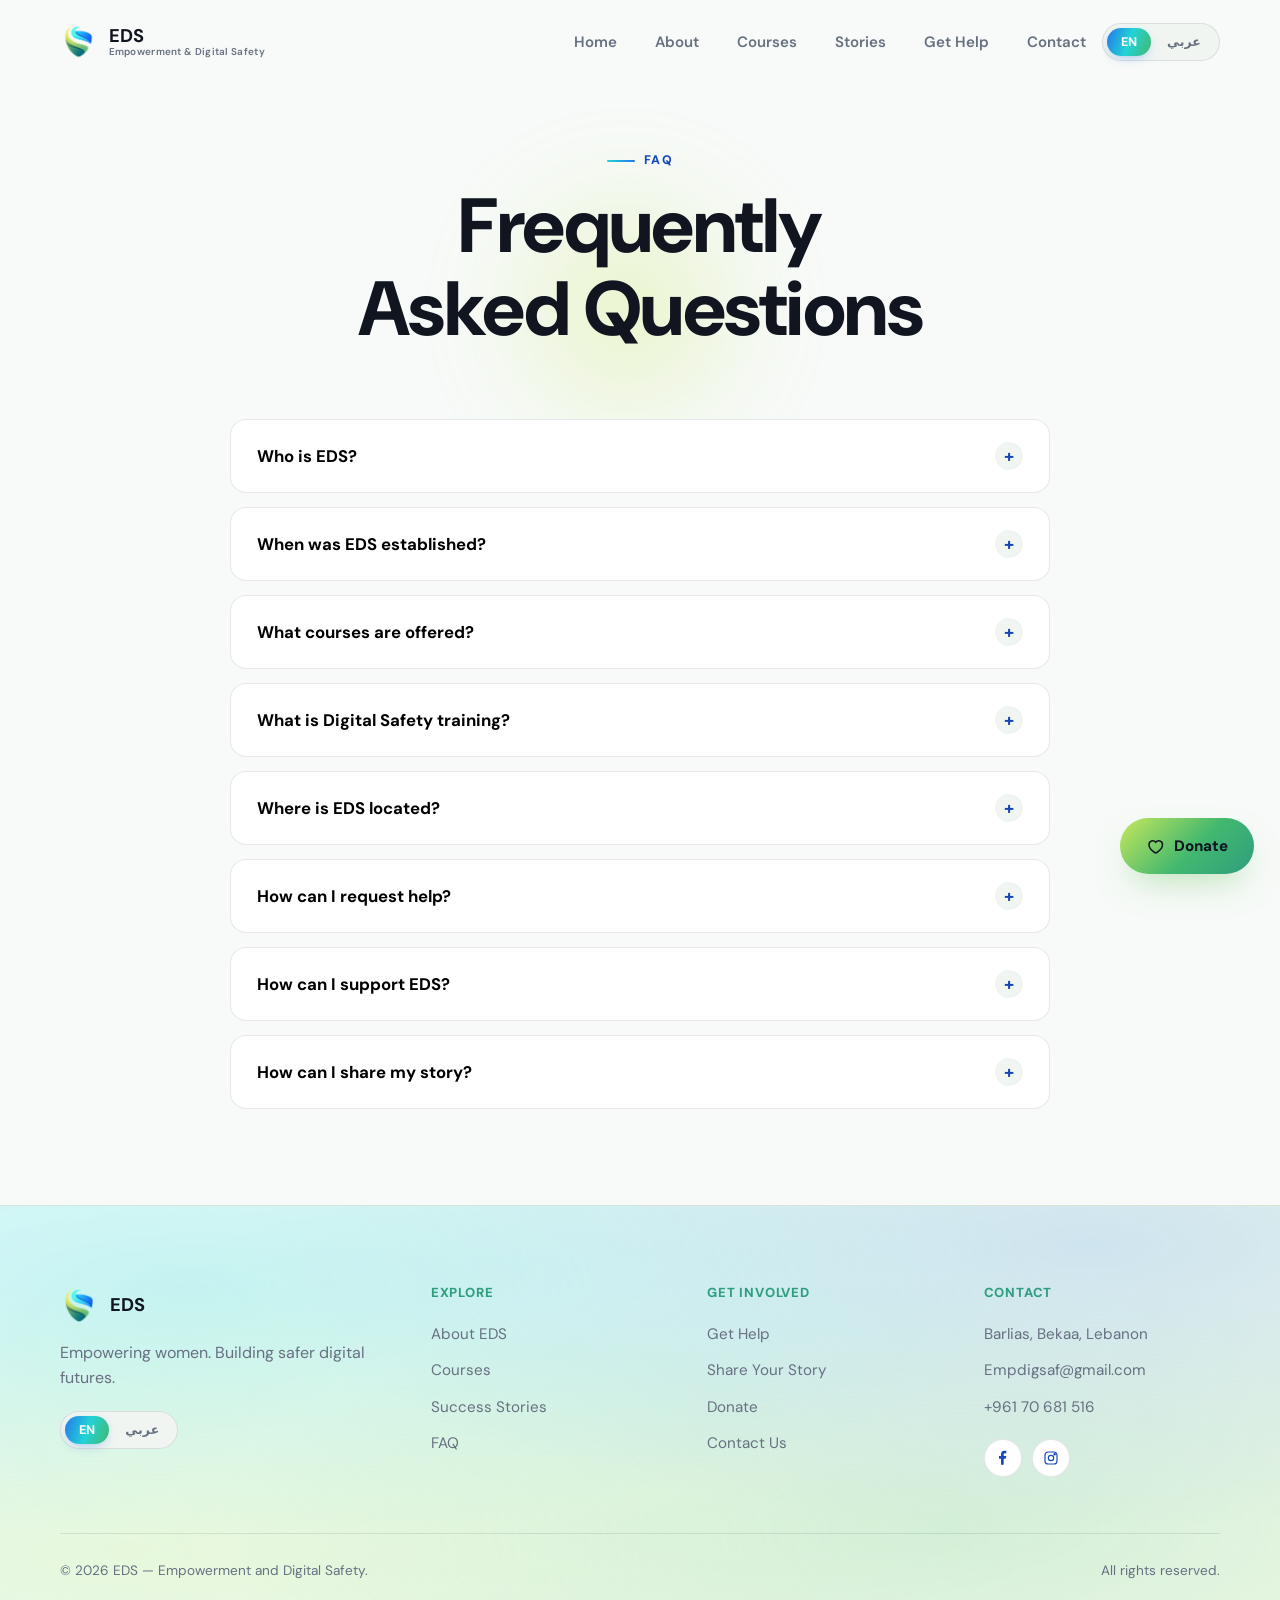
<file: faq.html>
<!DOCTYPE html>
<html lang="en" dir="ltr">
<head>
<meta charset="UTF-8">
<meta name="viewport" content="width=device-width, initial-scale=1.0">
<title>FAQ — EDS</title>
<meta name="description" content="Frequently asked questions about EDS — Empowerment and Digital Safety.">
<link rel="icon" href="assets/images/logo/eds-logo.png">
<link rel="stylesheet" href="css/style.css">
<link rel="stylesheet" href="css/animations.css">
<link rel="stylesheet" href="css/responsive.css">
</head>
<body>
<div class="page-transition" aria-hidden="true">
  <div class="page-transition-mark">
    <svg viewBox="0 0 200 200" class="loader-shield" aria-hidden="true">
  <defs>
    <linearGradient id="wg1" x1="0" y1="0" x2="1" y2="1"><stop offset="0" stop-color="#E8DE6B"/><stop offset=".5" stop-color="#C7E85C"/><stop offset="1" stop-color="#43B86F"/></linearGradient>
    <linearGradient id="wg2" x1="1" y1="0" x2="0" y2="1"><stop offset="0" stop-color="#22D3D6"/><stop offset="1" stop-color="#2477EA"/></linearGradient>
  </defs>
  <path class="loader-wave loader-wave-a" fill="url(#wg1)" d="M32 48 C13 71 13 111 29 141 C46 174 82 191 116 183 C146 176 166 154 158 135 C151 119 131 114 105 115 C68 116 44 91 36 64 C33 55 32 50 32 48 Z"/>
  <path class="loader-wave loader-wave-b" fill="url(#wg2)" d="M168 152 C187 129 187 89 171 59 C154 26 118 9 84 17 C54 24 34 46 42 65 C49 81 69 86 95 85 C132 84 156 109 164 136 C167 145 168 150 168 152 Z"/>
</svg>
  </div>
</div>
<a class="skip-link" href="#main" data-en="Skip to content" data-ar="تخطي إلى المحتوى">Skip to content</a>

<nav class="site-nav" aria-label="Main">
  <div class="container">
    <a href="index.html" class="brand">
      <img src="assets/images/logo/eds-logo.png" alt="EDS logo">
      <span class="brand-text"><strong>EDS</strong><small data-en="Empowerment &amp; Digital Safety" data-ar="التمكين والسلامة الرقمية">Empowerment &amp; Digital Safety</small></span>
    </a>
    <div class="nav-links">
      <a href="index.html" data-en="Home" data-ar="الرئيسية">Home</a>
      <a href="about.html" data-en="About" data-ar="من نحن">About</a>
      <a href="courses.html" data-en="Courses" data-ar="الدورات">Courses</a>
      <a href="stories.html" data-en="Stories" data-ar="القصص">Stories</a>
      <a href="get-help.html" data-en="Get Help" data-ar="اطلبي المساعدة">Get Help</a>
      <a href="contact.html" data-en="Contact" data-ar="تواصل معنا">Contact</a>
    </div>
    <div class="nav-actions">
      <div class="lang-switch"><button data-lang="en">EN</button><button data-lang="ar">عربي</button></div>
      <button class="hamburger" aria-label="Menu" aria-expanded="false" aria-controls="mobile-menu"><span></span><span></span><span></span></button>
    </div>
  </div>
</nav>

<div class="mobile-menu" id="mobile-menu">
  <nav class="mobile-menu-links" aria-label="Mobile">
    <a href="index.html" data-en="Home" data-ar="الرئيسية">Home</a>
    <a href="about.html" data-en="About" data-ar="من نحن">About</a>
    <a href="courses.html" data-en="Courses" data-ar="الدورات">Courses</a>
    <a href="stories.html" data-en="Stories" data-ar="القصص">Stories</a>
    <a href="get-help.html" data-en="Get Help" data-ar="اطلبي المساعدة">Get Help</a>
    <a href="share-story.html" data-en="Share Your Story" data-ar="اكتبي قصتك">Share Your Story</a>
    <a href="contact.html" data-en="Contact" data-ar="تواصل معنا">Contact</a>
    <a href="faq.html" data-en="FAQ" data-ar="الأسئلة الشائعة">FAQ</a>
  </nav>
  <div class="mobile-menu-foot">
    <div class="lang-switch"><button data-lang="en">EN</button><button data-lang="ar">عربي</button></div>
    <a href="donate.html" class="btn btn-donate" data-en="Donate" data-ar="تبرّعي">Donate</a>
  </div>
</div>

<main id="main">
  <section class="page-hero" style="padding-bottom:20px">
    <div class="blob-field" aria-hidden="true"><div class="blob b3"></div></div>
    <div class="container">
      <div class="section-head center hero-enter">
        <p class="eyebrow" style="justify-content:center" data-en="FAQ" data-ar="الأسئلة الشائعة">FAQ</p>
        <h1 data-en="Frequently Asked Questions" data-ar="الأسئلة الشائعة">Frequently Asked Questions</h1>
      </div>
    </div>
  </section>

  <section class="section-pad" style="padding-top:0">
    <div class="container">
      <div class="accordion" id="faq-accordion">

        <div class="accordion-item reveal">
          <button class="accordion-trigger" aria-expanded="false">
            <span data-en="Who is EDS?" data-ar="من هي EDS؟">Who is EDS?</span>
            <span class="accordion-icon" aria-hidden="true">+</span>
          </button>
          <div class="accordion-panel">
            <p data-en="EDS — Empowerment and Digital Safety — works with women and girls to provide practical training, digital safety education, awareness workshops, legal awareness, psychological support, reproductive health awareness, and computer and smartphone skills." data-ar="EDS — التمكين والسلامة الرقمية — تعمل مع النساء والفتيات لتقديم تدريب عملي، وتوعية بالسلامة الرقمية، وورش توعية، وتوعية قانونية، ودعم نفسي، وتوعية بالصحة الإنجابية، ومهارات الحاسوب والهاتف الذكي.">EDS — Empowerment and Digital Safety — works with women and girls to provide practical training, digital safety education, awareness workshops, legal awareness, psychological support, reproductive health awareness, and computer and smartphone skills.</p>
          </div>
        </div>

        <div class="accordion-item reveal">
          <button class="accordion-trigger" aria-expanded="false">
            <span data-en="When was EDS established?" data-ar="متى تأسست EDS؟">When was EDS established?</span>
            <span class="accordion-icon" aria-hidden="true">+</span>
          </button>
          <div class="accordion-panel">
            <p data-en="EDS was established on 18/08/2020 by a group of Syrian activists in Lebanon." data-ar="تأسست EDS بتاريخ 18/08/2020 على يد مجموعة من الناشطات والناشطين السوريين في لبنان.">EDS was established on 18/08/2020 by a group of Syrian activists in Lebanon.</p>
          </div>
        </div>

        <div class="accordion-item reveal">
          <button class="accordion-trigger" aria-expanded="false">
            <span data-en="What courses are offered?" data-ar="ما هي الدورات المتوفرة؟">What courses are offered?</span>
            <span class="accordion-icon" aria-hidden="true">+</span>
          </button>
          <div class="accordion-panel">
            <p data-en="Five courses: Computer Skills, Legal Awareness, Psychological Support, Digital Safety, and Reproductive Health. Each includes a short quiz." data-ar="خمسة مساقات: مهارات الحاسوب، والتوعية القانونية، والدعم النفسي، والسلامة الرقمية، والصحة الإنجابية. يتضمّن كل مساق اختباراً قصيراً.">Five courses: Computer Skills, Legal Awareness, Psychological Support, Digital Safety, and Reproductive Health.</p>
          </div>
        </div>

        <div class="accordion-item reveal">
          <button class="accordion-trigger" aria-expanded="false">
            <span data-en="What is Digital Safety training?" data-ar="ما هو تدريب السلامة الرقمية؟">What is Digital Safety training?</span>
            <span class="accordion-icon" aria-hidden="true">+</span>
          </button>
          <div class="accordion-panel">
            <p data-en="It covers protecting against online threats, secure browsing, phishing awareness, strong passwords, and digital privacy — practical habits to help women stay safe online." data-ar="يغطّي هذا التدريب الحماية من التهديدات عبر الإنترنت، والتصفح الآمن، والتوعية بالتصيّد الاحتيالي، وكلمات المرور القوية، والخصوصية الرقمية — عادات عملية لمساعدة النساء على البقاء آمنات على الإنترنت.">It covers protecting against online threats, secure browsing, phishing awareness, strong passwords, and digital privacy.</p>
          </div>
        </div>

        <div class="accordion-item reveal">
          <button class="accordion-trigger" aria-expanded="false">
            <span data-en="Where is EDS located?" data-ar="أين يقع مقر EDS؟">Where is EDS located?</span>
            <span class="accordion-icon" aria-hidden="true">+</span>
          </button>
          <div class="accordion-panel">
            <p data-en="EDS is based in Barlias, Bekaa, Lebanon." data-ar="يقع مقر EDS في بر الياس، البقاع، لبنان.">EDS is based in Barlias, Bekaa, Lebanon.</p>
          </div>
        </div>

        <div class="accordion-item reveal">
          <button class="accordion-trigger" aria-expanded="false">
            <span data-en="How can I request help?" data-ar="كيف يمكنني طلب المساعدة؟">How can I request help?</span>
            <span class="accordion-icon" aria-hidden="true">+</span>
          </button>
          <div class="accordion-panel">
            <p data-en="Visit the Get Help page and fill in the short form, or contact us directly by email or phone." data-ar="زوري صفحة اطلبي المساعدة واملئي النموذج القصير، أو تواصلي معنا مباشرة عبر البريد الإلكتروني أو الهاتف.">Visit the Get Help page and fill in the short form, or contact us directly by email or phone.</p>
          </div>
        </div>

        <div class="accordion-item reveal">
          <button class="accordion-trigger" aria-expanded="false">
            <span data-en="How can I support EDS?" data-ar="كيف يمكنني دعم EDS؟">How can I support EDS?</span>
            <span class="accordion-icon" aria-hidden="true">+</span>
          </button>
          <div class="accordion-panel">
            <p data-en="You can support our work through the Donate page. We currently do not have a connected payment provider — please contact us directly to complete a donation." data-ar="يمكنك دعم عملنا من خلال صفحة التبرّع. لا نملك حالياً مزوّد دفع مرتبطاً — يرجى التواصل معنا مباشرة لإتمام التبرّع.">You can support our work through the Donate page.</p>
          </div>
        </div>

        <div class="accordion-item reveal">
          <button class="accordion-trigger" aria-expanded="false">
            <span data-en="How can I share my story?" data-ar="كيف يمكنني مشاركة قصتي؟">How can I share my story?</span>
            <span class="accordion-icon" aria-hidden="true">+</span>
          </button>
          <div class="accordion-panel">
            <p data-en="Visit the Share Your Story page. You can write anonymously or with your name, and your story helps other women believe in what's possible." data-ar="زوري صفحة اكتبي قصتك. يمكنك الكتابة بشكل مجهول أو باسمك، وقصتك تساعد نساءً أخريات على الإيمان بما هو ممكن.">Visit the Share Your Story page.</p>
          </div>
        </div>

      </div>
    </div>
  </section>
</main>

<footer class="site-footer">
  <div class="container">
    <div class="footer-grid">
      <div>
        <div class="footer-brand"><img src="assets/images/logo/eds-logo.png" alt="EDS logo"><strong>EDS</strong></div>
        <p class="footer-tagline" data-en="Empowering women. Building safer digital futures." data-ar="نُمكّن النساء. نبني مستقبلاً رقمياً أكثر أماناً.">Empowering women. Building safer digital futures.</p>
        <div class="lang-switch" style="margin-top:20px"><button data-lang="en">EN</button><button data-lang="ar">عربي</button></div>
      </div>
      <div class="footer-col">
        <h4 data-en="Explore" data-ar="استكشفي">Explore</h4>
        <a href="about.html" data-en="About EDS" data-ar="عن EDS">About EDS</a>
        <a href="courses.html" data-en="Courses" data-ar="الدورات">Courses</a>
        <a href="stories.html" data-en="Success Stories" data-ar="قصص النجاح">Success Stories</a>
        <a href="faq.html" data-en="FAQ" data-ar="الأسئلة الشائعة">FAQ</a>
      </div>
      <div class="footer-col">
        <h4 data-en="Get Involved" data-ar="شاركينا">Get Involved</h4>
        <a href="get-help.html" data-en="Get Help" data-ar="اطلبي المساعدة">Get Help</a>
        <a href="share-story.html" data-en="Share Your Story" data-ar="اكتبي قصتك">Share Your Story</a>
        <a href="donate.html" data-en="Donate" data-ar="تبرّعي">Donate</a>
        <a href="contact.html" data-en="Contact Us" data-ar="تواصلي معنا">Contact Us</a>
      </div>
      <div class="footer-col">
        <h4 data-en="Contact" data-ar="التواصل">Contact</h4>
        <p>Barlias, Bekaa, Lebanon</p>
        <a href="mailto:Empdigsaf@gmail.com">Empdigsaf@gmail.com</a>
        <a href="tel:+96170681516">+961 70 681 516</a>
        <div class="social-row" style="margin-top:14px">
          <a href="https://www.facebook.com/profile.php?id=61557236512034" target="_blank" rel="noopener noreferrer" aria-label="Facebook" data-en-aria="Facebook" data-ar-aria="فيسبوك"><svg width="16" height="16" viewBox="0 0 24 24" fill="currentColor"><path d="M13 22v-9h3l1-4h-4V7c0-1 .3-2 2-2h2V1.1S15.6 1 14.2 1C11.3 1 9 2.7 9 6v3H6v4h3v9h4Z"/></svg></a>
          <a href="https://www.instagram.com/eds_women/" target="_blank" rel="noopener noreferrer" aria-label="Instagram" data-en-aria="Instagram" data-ar-aria="إنستغرام"><svg width="16" height="16" viewBox="0 0 24 24" fill="none" stroke="currentColor" stroke-width="1.8"><rect x="3" y="3" width="18" height="18" rx="5"/><circle cx="12" cy="12" r="4"/><circle cx="17.5" cy="6.5" r="1"/></svg></a>
        </div>
      </div>
    </div>
    <div class="footer-bottom">
      <p>&copy; <span data-year></span> EDS — Empowerment and Digital Safety.</p>
      <p data-en="All rights reserved." data-ar="جميع الحقوق محفوظة.">All rights reserved.</p>
    </div>
  </div>
</footer>

<script src="js/language.js"></script>
<script src="js/main.js"></script>
<script src="js/navigation.js"></script>
<script src="js/animations.js"></script>
<script>
  (function(){
    document.querySelectorAll('.accordion-trigger').forEach(function(btn){
      btn.addEventListener('click', function(){
        var open = btn.getAttribute('aria-expanded') === 'true';
        var panel = btn.nextElementSibling;
        btn.setAttribute('aria-expanded', open ? 'false' : 'true');
        panel.style.maxHeight = open ? null : panel.scrollHeight + 'px';
        btn.closest('.accordion-item').classList.toggle('open', !open);
      });
      btn.addEventListener('keydown', function(e){
        if(e.key === 'Enter' || e.key === ' '){ e.preventDefault(); btn.click(); }
      });
    });
  })();
</script>
<a href="donate.html" class="floating-donate magnetic" data-en-aria="Donate" data-ar-aria="تبرّعي">
  <svg viewBox="0 0 24 24" fill="none" stroke="currentColor" stroke-width="2"><path d="M12 21s-8-4.9-8-11a5 5 0 0 1 9-3 5 5 0 0 1 9 3c0 6.1-8 11-8 11Z"/></svg>
  <span class="fd-label" data-en="Donate" data-ar="تبرّعي">Donate</span>
</a>
<script src="js/transitions.js"></script>
<script src="js/cursor.js"></script>
</body>
</html>
</file>
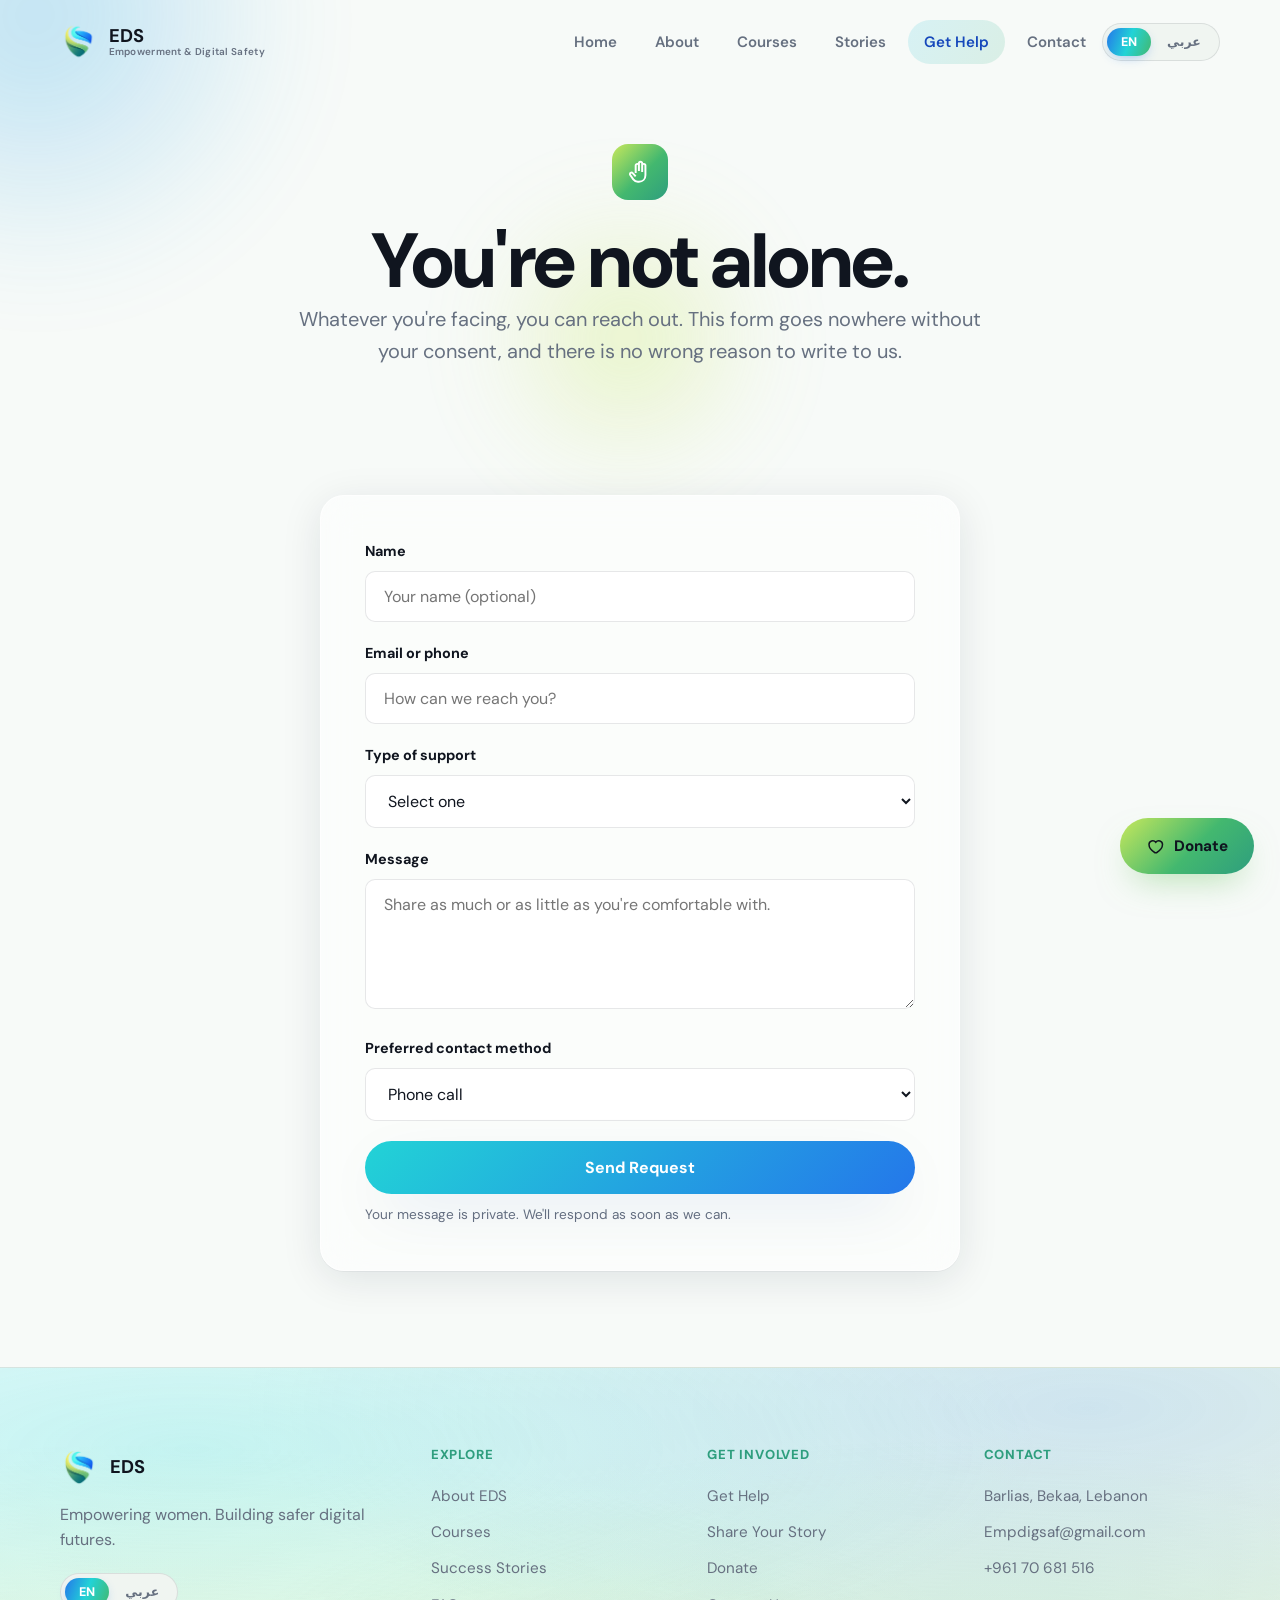
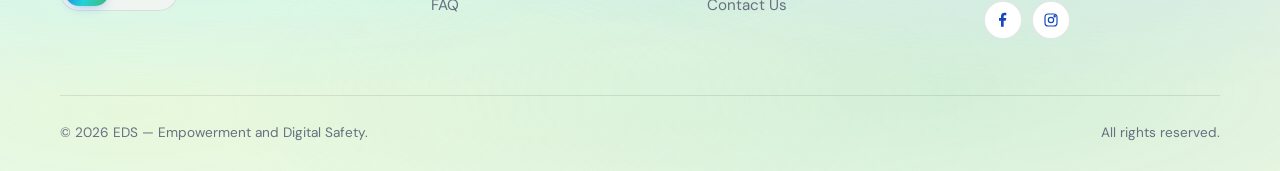
<file: get-help.html>
<!DOCTYPE html>
<html lang="en" dir="ltr">
<head>
<meta charset="UTF-8">
<meta name="viewport" content="width=device-width, initial-scale=1.0">
<title>Get Help — EDS</title>
<meta name="description" content="Request help, advice, consultation or support from EDS. You're not alone.">
<link rel="icon" href="assets/images/logo/eds-logo.png">
<link rel="stylesheet" href="css/style.css">
<link rel="stylesheet" href="css/animations.css">
<link rel="stylesheet" href="css/responsive.css">
</head>
<body>
<div class="page-transition" aria-hidden="true">
  <div class="page-transition-mark">
    <svg viewBox="0 0 200 200" class="loader-shield" aria-hidden="true">
  <defs>
    <linearGradient id="wg1" x1="0" y1="0" x2="1" y2="1"><stop offset="0" stop-color="#E8DE6B"/><stop offset=".5" stop-color="#C7E85C"/><stop offset="1" stop-color="#43B86F"/></linearGradient>
    <linearGradient id="wg2" x1="1" y1="0" x2="0" y2="1"><stop offset="0" stop-color="#22D3D6"/><stop offset="1" stop-color="#2477EA"/></linearGradient>
  </defs>
  <path class="loader-wave loader-wave-a" fill="url(#wg1)" d="M32 48 C13 71 13 111 29 141 C46 174 82 191 116 183 C146 176 166 154 158 135 C151 119 131 114 105 115 C68 116 44 91 36 64 C33 55 32 50 32 48 Z"/>
  <path class="loader-wave loader-wave-b" fill="url(#wg2)" d="M168 152 C187 129 187 89 171 59 C154 26 118 9 84 17 C54 24 34 46 42 65 C49 81 69 86 95 85 C132 84 156 109 164 136 C167 145 168 150 168 152 Z"/>
</svg>
  </div>
</div>
<a class="skip-link" href="#main" data-en="Skip to content" data-ar="تخطي إلى المحتوى">Skip to content</a>

<nav class="site-nav" aria-label="Main">
  <div class="container">
    <a href="index.html" class="brand">
      <img src="assets/images/logo/eds-logo.png" alt="EDS logo">
      <span class="brand-text"><strong>EDS</strong><small data-en="Empowerment &amp; Digital Safety" data-ar="التمكين والسلامة الرقمية">Empowerment &amp; Digital Safety</small></span>
    </a>
    <div class="nav-links">
      <a href="index.html" data-en="Home" data-ar="الرئيسية">Home</a>
      <a href="about.html" data-en="About" data-ar="من نحن">About</a>
      <a href="courses.html" data-en="Courses" data-ar="الدورات">Courses</a>
      <a href="stories.html" data-en="Stories" data-ar="القصص">Stories</a>
      <a href="get-help.html" data-en="Get Help" data-ar="اطلبي المساعدة" class="active">Get Help</a>
      <a href="contact.html" data-en="Contact" data-ar="تواصل معنا">Contact</a>
    </div>
    <div class="nav-actions">
      <div class="lang-switch"><button data-lang="en">EN</button><button data-lang="ar">عربي</button></div>
      <button class="hamburger" aria-label="Menu" aria-expanded="false" aria-controls="mobile-menu"><span></span><span></span><span></span></button>
    </div>
  </div>
</nav>

<div class="mobile-menu" id="mobile-menu">
  <nav class="mobile-menu-links" aria-label="Mobile">
    <a href="index.html" data-en="Home" data-ar="الرئيسية">Home</a>
    <a href="about.html" data-en="About" data-ar="من نحن">About</a>
    <a href="courses.html" data-en="Courses" data-ar="الدورات">Courses</a>
    <a href="stories.html" data-en="Stories" data-ar="القصص">Stories</a>
    <a href="get-help.html" data-en="Get Help" data-ar="اطلبي المساعدة">Get Help</a>
    <a href="share-story.html" data-en="Share Your Story" data-ar="اكتبي قصتك">Share Your Story</a>
    <a href="contact.html" data-en="Contact" data-ar="تواصل معنا">Contact</a>
    <a href="faq.html" data-en="FAQ" data-ar="الأسئلة الشائعة">FAQ</a>
  </nav>
  <div class="mobile-menu-foot">
    <div class="lang-switch"><button data-lang="en">EN</button><button data-lang="ar">عربي</button></div>
    <a href="donate.html" class="btn btn-donate" data-en="Donate" data-ar="تبرّعي">Donate</a>
  </div>
</div>

<main id="main">
  <section class="page-hero help-hero">
    <div class="blob-field" aria-hidden="true"><div class="blob b3"></div><div class="blob b1" style="opacity:.3"></div></div>
    <div class="container">
      <div class="section-head center hero-enter">
        <div class="card-icon" style="background:var(--grad-growth); margin-inline:auto" data-icon="hand"></div>
        <h1 style="margin-top:18px" data-en="You're not alone." data-ar="أنتِ لستِ وحدك.">You're not alone.</h1>
        <p class="lead" style="margin-inline:auto" data-en="Whatever you're facing, you can reach out. This form goes nowhere without your consent, and there is no wrong reason to write to us." data-ar="مهما كان ما تواجهينه، يمكنك التواصل معنا. لا يُرسل هذا النموذج دون موافقتك، ولا يوجد سبب خاطئ للكتابة إلينا.">Whatever you're facing, you can reach out.</p>
      </div>
    </div>
  </section>

  <section class="section-pad" style="padding-top:0">
    <div class="container">
      <div class="form-wrap glass reveal in">
        <form data-validate id="help-form" novalidate>
          <div class="field">
            <label for="hf-name" data-en="Name" data-ar="الاسم">Name</label>
            <input id="hf-name" name="name" type="text" data-en-placeholder="Your name (optional)" data-ar-placeholder="اسمك (اختياري)">
          </div>
          <div class="field">
            <label for="hf-contact" data-en="Email or phone" data-ar="البريد الإلكتروني أو رقم الهاتف">Email or phone</label>
            <input id="hf-contact" name="contact" type="text" required data-en-placeholder="How can we reach you?" data-ar-placeholder="كيف يمكننا التواصل معك؟">
            <p class="error-msg" data-en="Please share a way to reach you." data-ar="يرجى مشاركة طريقة للتواصل معك.">Please share a way to reach you.</p>
          </div>
          <div class="field">
            <label for="hf-type" data-en="Type of support" data-ar="نوع الدعم">Type of support</label>
            <select id="hf-type" name="type" required>
              <option value="" data-en="Select one" data-ar="اختاري">Select one</option>
              <option value="help" data-en="General help" data-ar="مساعدة عامة">General help</option>
              <option value="advice" data-en="Advice" data-ar="نصيحة">Advice</option>
              <option value="consultation" data-en="Consultation" data-ar="استشارة">Consultation</option>
              <option value="support" data-en="Emotional support" data-ar="دعم نفسي">Emotional support</option>
            </select>
            <p class="error-msg" data-en="Please choose a support type." data-ar="يرجى اختيار نوع الدعم.">Please choose a support type.</p>
          </div>
          <div class="field">
            <label for="hf-message" data-en="Message" data-ar="الرسالة">Message</label>
            <textarea id="hf-message" name="message" required data-en-placeholder="Share as much or as little as you're comfortable with." data-ar-placeholder="شاركي بقدر ما تشعرين بالراحة تجاهه."></textarea>
            <p class="error-msg" data-en="Please write a short message." data-ar="يرجى كتابة رسالة قصيرة.">Please write a short message.</p>
          </div>
          <div class="field">
            <label for="hf-pref" data-en="Preferred contact method" data-ar="طريقة التواصل المفضّلة">Preferred contact method</label>
            <select id="hf-pref" name="preferred">
              <option value="phone" data-en="Phone call" data-ar="اتصال هاتفي">Phone call</option>
              <option value="whatsapp" data-en="WhatsApp" data-ar="واتساب">WhatsApp</option>
              <option value="email" data-en="Email" data-ar="بريد إلكتروني">Email</option>
            </select>
          </div>
          <button type="submit" class="btn btn-primary btn-block" data-en="Send Request" data-ar="إرسال الطلب">Send Request</button>
          <p class="form-note" data-en="Your message is private. We'll respond as soon as we can." data-ar="رسالتك خاصة. سنرد عليك في أقرب وقت ممكن.">Your message is private. We'll respond as soon as we can.</p>
        </form>
        <div class="form-success">
          <svg width="60" height="60" viewBox="0 0 24 24" fill="none" stroke="var(--c-teal)" stroke-width="1.6"><circle cx="12" cy="12" r="10"/><path d="M8 12l3 3 5-6"/></svg>
          <h3 data-en="Your request has been prepared" data-ar="تم إعداد طلبك">Your request has been prepared</h3>
          <p class="lead" style="margin-inline:auto" data-en="This is a front-end demo — sending requires a connected backend. In the meantime, you can reach us directly by email or phone below." data-ar="هذا نموذج تجريبي للواجهة الأمامية — الإرسال يتطلب ربطاً بخادم خلفي. في هذه الأثناء، يمكنك التواصل معنا مباشرة عبر البريد الإلكتروني أو الهاتف أدناه.">This is a front-end demo — sending requires a connected backend.</p>
          <a href="mailto:Empdigsaf@gmail.com" class="btn btn-ghost" style="margin-top:20px">Empdigsaf@gmail.com</a>
        </div>
      </div>
    </div>
  </section>
</main>

<footer class="site-footer">
  <div class="container">
    <div class="footer-grid">
      <div>
        <div class="footer-brand"><img src="assets/images/logo/eds-logo.png" alt="EDS logo"><strong>EDS</strong></div>
        <p class="footer-tagline" data-en="Empowering women. Building safer digital futures." data-ar="نُمكّن النساء. نبني مستقبلاً رقمياً أكثر أماناً.">Empowering women. Building safer digital futures.</p>
        <div class="lang-switch" style="margin-top:20px"><button data-lang="en">EN</button><button data-lang="ar">عربي</button></div>
      </div>
      <div class="footer-col">
        <h4 data-en="Explore" data-ar="استكشفي">Explore</h4>
        <a href="about.html" data-en="About EDS" data-ar="عن EDS">About EDS</a>
        <a href="courses.html" data-en="Courses" data-ar="الدورات">Courses</a>
        <a href="stories.html" data-en="Success Stories" data-ar="قصص النجاح">Success Stories</a>
        <a href="faq.html" data-en="FAQ" data-ar="الأسئلة الشائعة">FAQ</a>
      </div>
      <div class="footer-col">
        <h4 data-en="Get Involved" data-ar="شاركينا">Get Involved</h4>
        <a href="get-help.html" data-en="Get Help" data-ar="اطلبي المساعدة">Get Help</a>
        <a href="share-story.html" data-en="Share Your Story" data-ar="اكتبي قصتك">Share Your Story</a>
        <a href="donate.html" data-en="Donate" data-ar="تبرّعي">Donate</a>
        <a href="contact.html" data-en="Contact Us" data-ar="تواصلي معنا">Contact Us</a>
      </div>
      <div class="footer-col">
        <h4 data-en="Contact" data-ar="التواصل">Contact</h4>
        <p>Barlias, Bekaa, Lebanon</p>
        <a href="mailto:Empdigsaf@gmail.com">Empdigsaf@gmail.com</a>
        <a href="tel:+96170681516">+961 70 681 516</a>
        <div class="social-row" style="margin-top:14px">
          <a href="https://www.facebook.com/profile.php?id=61557236512034" target="_blank" rel="noopener noreferrer" aria-label="Facebook" data-en-aria="Facebook" data-ar-aria="فيسبوك"><svg width="16" height="16" viewBox="0 0 24 24" fill="currentColor"><path d="M13 22v-9h3l1-4h-4V7c0-1 .3-2 2-2h2V1.1S15.6 1 14.2 1C11.3 1 9 2.7 9 6v3H6v4h3v9h4Z"/></svg></a>
          <a href="https://www.instagram.com/eds_women/" target="_blank" rel="noopener noreferrer" aria-label="Instagram" data-en-aria="Instagram" data-ar-aria="إنستغرام"><svg width="16" height="16" viewBox="0 0 24 24" fill="none" stroke="currentColor" stroke-width="1.8"><rect x="3" y="3" width="18" height="18" rx="5"/><circle cx="12" cy="12" r="4"/><circle cx="17.5" cy="6.5" r="1"/></svg></a>
        </div>
      </div>
    </div>
    <div class="footer-bottom">
      <p>&copy; <span data-year></span> EDS — Empowerment and Digital Safety.</p>
      <p data-en="All rights reserved." data-ar="جميع الحقوق محفوظة.">All rights reserved.</p>
    </div>
  </div>
</footer>

<script src="js/language.js"></script>
<script src="js/main.js"></script>
<script src="js/navigation.js"></script>
<script src="js/animations.js"></script>
<script src="js/forms.js"></script>
<a href="donate.html" class="floating-donate magnetic" data-en-aria="Donate" data-ar-aria="تبرّعي">
  <svg viewBox="0 0 24 24" fill="none" stroke="currentColor" stroke-width="2"><path d="M12 21s-8-4.9-8-11a5 5 0 0 1 9-3 5 5 0 0 1 9 3c0 6.1-8 11-8 11Z"/></svg>
  <span class="fd-label" data-en="Donate" data-ar="تبرّعي">Donate</span>
</a>
<script src="js/transitions.js"></script>
<script src="js/cursor.js"></script>
</body>
</html>
</file>
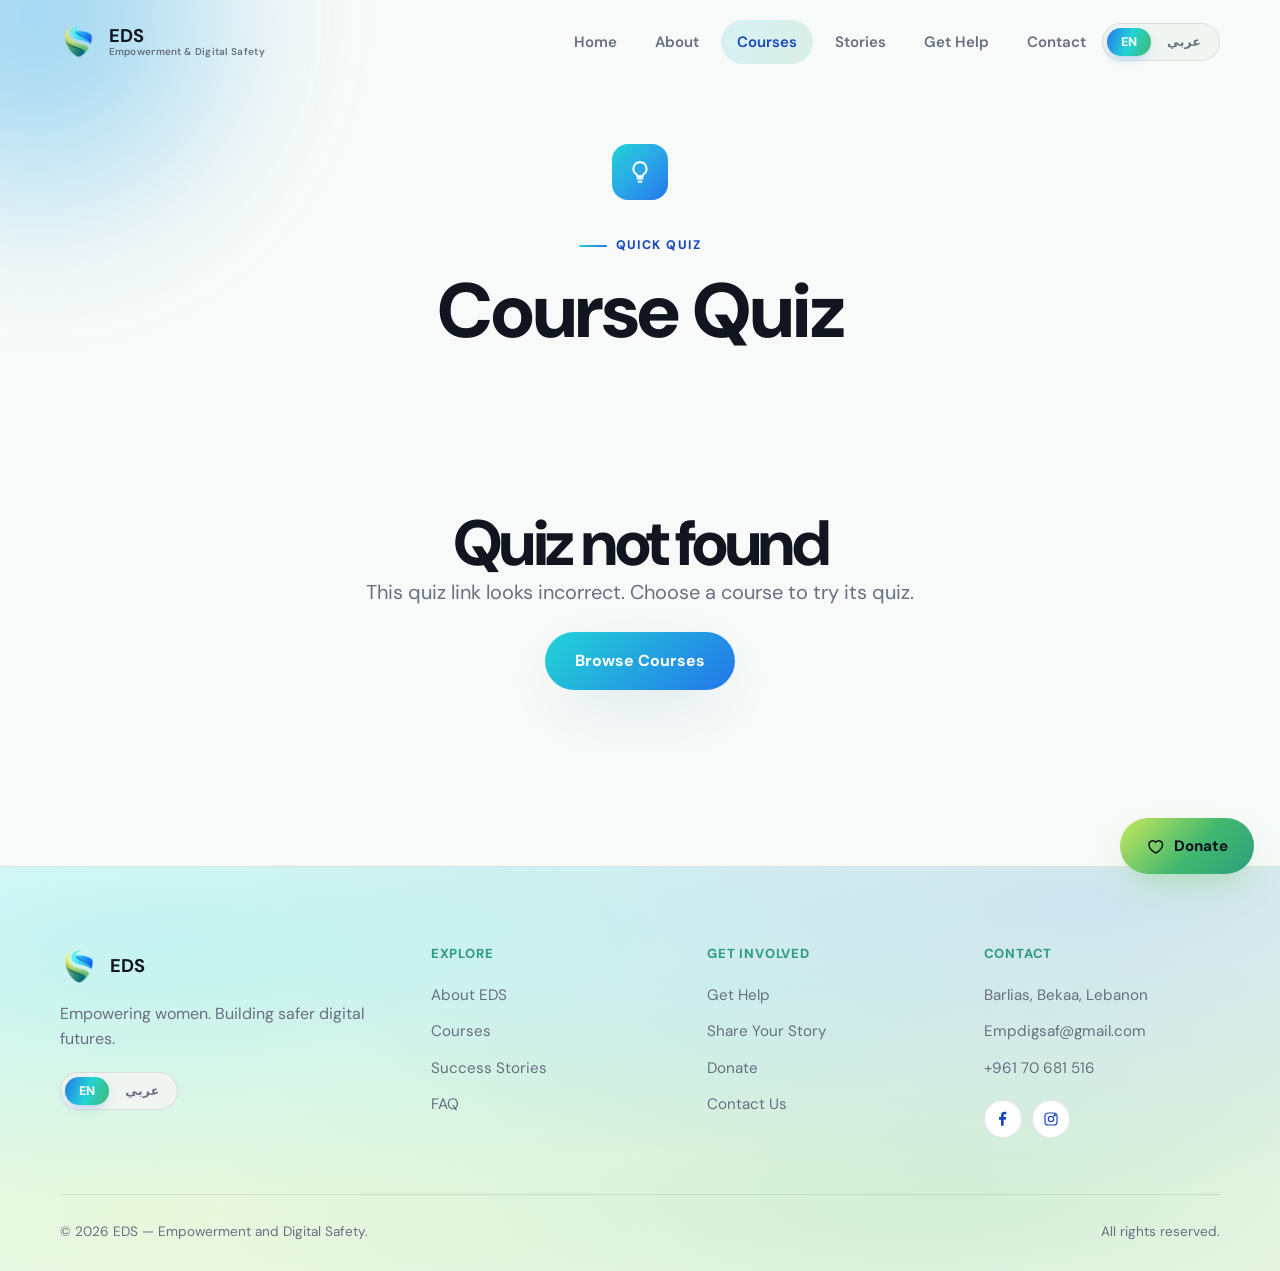
<file: quiz.html>
<!DOCTYPE html>
<html lang="en" dir="ltr">
<head>
<meta charset="UTF-8">
<meta name="viewport" content="width=device-width, initial-scale=1.0">
<title>Quiz — EDS</title>
<link rel="icon" href="assets/images/logo/eds-logo.png">
<link rel="stylesheet" href="css/style.css">
<link rel="stylesheet" href="css/animations.css">
<link rel="stylesheet" href="css/responsive.css">
</head>
<body>
<div class="page-transition" aria-hidden="true">
  <div class="page-transition-mark">
    <svg viewBox="0 0 200 200" class="loader-shield" aria-hidden="true">
  <defs>
    <linearGradient id="wg1" x1="0" y1="0" x2="1" y2="1"><stop offset="0" stop-color="#E8DE6B"/><stop offset=".5" stop-color="#C7E85C"/><stop offset="1" stop-color="#43B86F"/></linearGradient>
    <linearGradient id="wg2" x1="1" y1="0" x2="0" y2="1"><stop offset="0" stop-color="#22D3D6"/><stop offset="1" stop-color="#2477EA"/></linearGradient>
  </defs>
  <path class="loader-wave loader-wave-a" fill="url(#wg1)" d="M32 48 C13 71 13 111 29 141 C46 174 82 191 116 183 C146 176 166 154 158 135 C151 119 131 114 105 115 C68 116 44 91 36 64 C33 55 32 50 32 48 Z"/>
  <path class="loader-wave loader-wave-b" fill="url(#wg2)" d="M168 152 C187 129 187 89 171 59 C154 26 118 9 84 17 C54 24 34 46 42 65 C49 81 69 86 95 85 C132 84 156 109 164 136 C167 145 168 150 168 152 Z"/>
</svg>
  </div>
</div>
<a class="skip-link" href="#main" data-en="Skip to content" data-ar="تخطي إلى المحتوى">Skip to content</a>

<nav class="site-nav" aria-label="Main">
  <div class="container">
    <a href="index.html" class="brand">
      <img src="assets/images/logo/eds-logo.png" alt="EDS logo">
      <span class="brand-text"><strong>EDS</strong><small data-en="Empowerment &amp; Digital Safety" data-ar="التمكين والسلامة الرقمية">Empowerment &amp; Digital Safety</small></span>
    </a>
    <div class="nav-links">
      <a href="index.html" data-en="Home" data-ar="الرئيسية">Home</a>
      <a href="about.html" data-en="About" data-ar="من نحن">About</a>
      <a href="courses.html" data-en="Courses" data-ar="الدورات" class="active">Courses</a>
      <a href="stories.html" data-en="Stories" data-ar="القصص">Stories</a>
      <a href="get-help.html" data-en="Get Help" data-ar="اطلبي المساعدة">Get Help</a>
      <a href="contact.html" data-en="Contact" data-ar="تواصل معنا">Contact</a>
    </div>
    <div class="nav-actions">
      <div class="lang-switch"><button data-lang="en">EN</button><button data-lang="ar">عربي</button></div>
      <button class="hamburger" aria-label="Menu" aria-expanded="false" aria-controls="mobile-menu"><span></span><span></span><span></span></button>
    </div>
  </div>
</nav>

<div class="mobile-menu" id="mobile-menu">
  <nav class="mobile-menu-links" aria-label="Mobile">
    <a href="index.html" data-en="Home" data-ar="الرئيسية">Home</a>
    <a href="about.html" data-en="About" data-ar="من نحن">About</a>
    <a href="courses.html" data-en="Courses" data-ar="الدورات">Courses</a>
    <a href="stories.html" data-en="Stories" data-ar="القصص">Stories</a>
    <a href="get-help.html" data-en="Get Help" data-ar="اطلبي المساعدة">Get Help</a>
    <a href="share-story.html" data-en="Share Your Story" data-ar="اكتبي قصتك">Share Your Story</a>
    <a href="contact.html" data-en="Contact" data-ar="تواصل معنا">Contact</a>
    <a href="faq.html" data-en="FAQ" data-ar="الأسئلة الشائعة">FAQ</a>
  </nav>
  <div class="mobile-menu-foot">
    <div class="lang-switch"><button data-lang="en">EN</button><button data-lang="ar">عربي</button></div>
    <a href="donate.html" class="btn btn-donate" data-en="Donate" data-ar="تبرّعي">Donate</a>
  </div>
</div>

<main id="main">
  <section class="page-hero" style="padding-bottom:20px">
    <div class="blob-field" aria-hidden="true"><div class="blob b1"></div></div>
    <div class="container">
      <div class="section-head center hero-enter">
        <div class="card-icon" style="background:var(--grad-cool); margin-inline:auto" data-icon="lightbulb"></div>
        <p class="eyebrow" style="justify-content:center; margin-top:16px" data-en="Quick Quiz" data-ar="اختبار سريع">Quick Quiz</p>
        <h1 data-quiz-course data-en="Course Quiz" data-ar="اختبار المساق">Course Quiz</h1>
      </div>
    </div>
  </section>
  <section class="section-pad" style="padding-top:10px">
    <div class="container">
      <div id="quiz-root"></div>
    </div>
  </section>
</main>

<footer class="site-footer">
  <div class="container">
    <div class="footer-grid">
      <div>
        <div class="footer-brand"><img src="assets/images/logo/eds-logo.png" alt="EDS logo"><strong>EDS</strong></div>
        <p class="footer-tagline" data-en="Empowering women. Building safer digital futures." data-ar="نُمكّن النساء. نبني مستقبلاً رقمياً أكثر أماناً.">Empowering women. Building safer digital futures.</p>
        <div class="lang-switch" style="margin-top:20px"><button data-lang="en">EN</button><button data-lang="ar">عربي</button></div>
      </div>
      <div class="footer-col">
        <h4 data-en="Explore" data-ar="استكشفي">Explore</h4>
        <a href="about.html" data-en="About EDS" data-ar="عن EDS">About EDS</a>
        <a href="courses.html" data-en="Courses" data-ar="الدورات">Courses</a>
        <a href="stories.html" data-en="Success Stories" data-ar="قصص النجاح">Success Stories</a>
        <a href="faq.html" data-en="FAQ" data-ar="الأسئلة الشائعة">FAQ</a>
      </div>
      <div class="footer-col">
        <h4 data-en="Get Involved" data-ar="شاركينا">Get Involved</h4>
        <a href="get-help.html" data-en="Get Help" data-ar="اطلبي المساعدة">Get Help</a>
        <a href="share-story.html" data-en="Share Your Story" data-ar="اكتبي قصتك">Share Your Story</a>
        <a href="donate.html" data-en="Donate" data-ar="تبرّعي">Donate</a>
        <a href="contact.html" data-en="Contact Us" data-ar="تواصلي معنا">Contact Us</a>
      </div>
      <div class="footer-col">
        <h4 data-en="Contact" data-ar="التواصل">Contact</h4>
        <p>Barlias, Bekaa, Lebanon</p>
        <a href="mailto:Empdigsaf@gmail.com">Empdigsaf@gmail.com</a>
        <a href="tel:+96170681516">+961 70 681 516</a>
        <div class="social-row" style="margin-top:14px">
          <a href="https://www.facebook.com/profile.php?id=61557236512034" target="_blank" rel="noopener noreferrer" aria-label="Facebook" data-en-aria="Facebook" data-ar-aria="فيسبوك"><svg width="16" height="16" viewBox="0 0 24 24" fill="currentColor"><path d="M13 22v-9h3l1-4h-4V7c0-1 .3-2 2-2h2V1.1S15.6 1 14.2 1C11.3 1 9 2.7 9 6v3H6v4h3v9h4Z"/></svg></a>
          <a href="https://www.instagram.com/eds_women/" target="_blank" rel="noopener noreferrer" aria-label="Instagram" data-en-aria="Instagram" data-ar-aria="إنستغرام"><svg width="16" height="16" viewBox="0 0 24 24" fill="none" stroke="currentColor" stroke-width="1.8"><rect x="3" y="3" width="18" height="18" rx="5"/><circle cx="12" cy="12" r="4"/><circle cx="17.5" cy="6.5" r="1"/></svg></a>
        </div>
      </div>
    </div>
    <div class="footer-bottom">
      <p>&copy; <span data-year></span> EDS — Empowerment and Digital Safety.</p>
      <p data-en="All rights reserved." data-ar="جميع الحقوق محفوظة.">All rights reserved.</p>
    </div>
  </div>
</footer>

<script src="data/courses.js"></script>
<script src="data/quizzes.js"></script>
<script src="js/language.js"></script>
<script src="js/main.js"></script>
<script src="js/navigation.js"></script>
<script src="js/animations.js"></script>
<script src="js/quiz.js"></script>
<a href="donate.html" class="floating-donate magnetic" data-en-aria="Donate" data-ar-aria="تبرّعي">
  <svg viewBox="0 0 24 24" fill="none" stroke="currentColor" stroke-width="2"><path d="M12 21s-8-4.9-8-11a5 5 0 0 1 9-3 5 5 0 0 1 9 3c0 6.1-8 11-8 11Z"/></svg>
  <span class="fd-label" data-en="Donate" data-ar="تبرّعي">Donate</span>
</a>
<script src="js/transitions.js"></script>
<script src="js/cursor.js"></script>
</body>
</html>
</file>
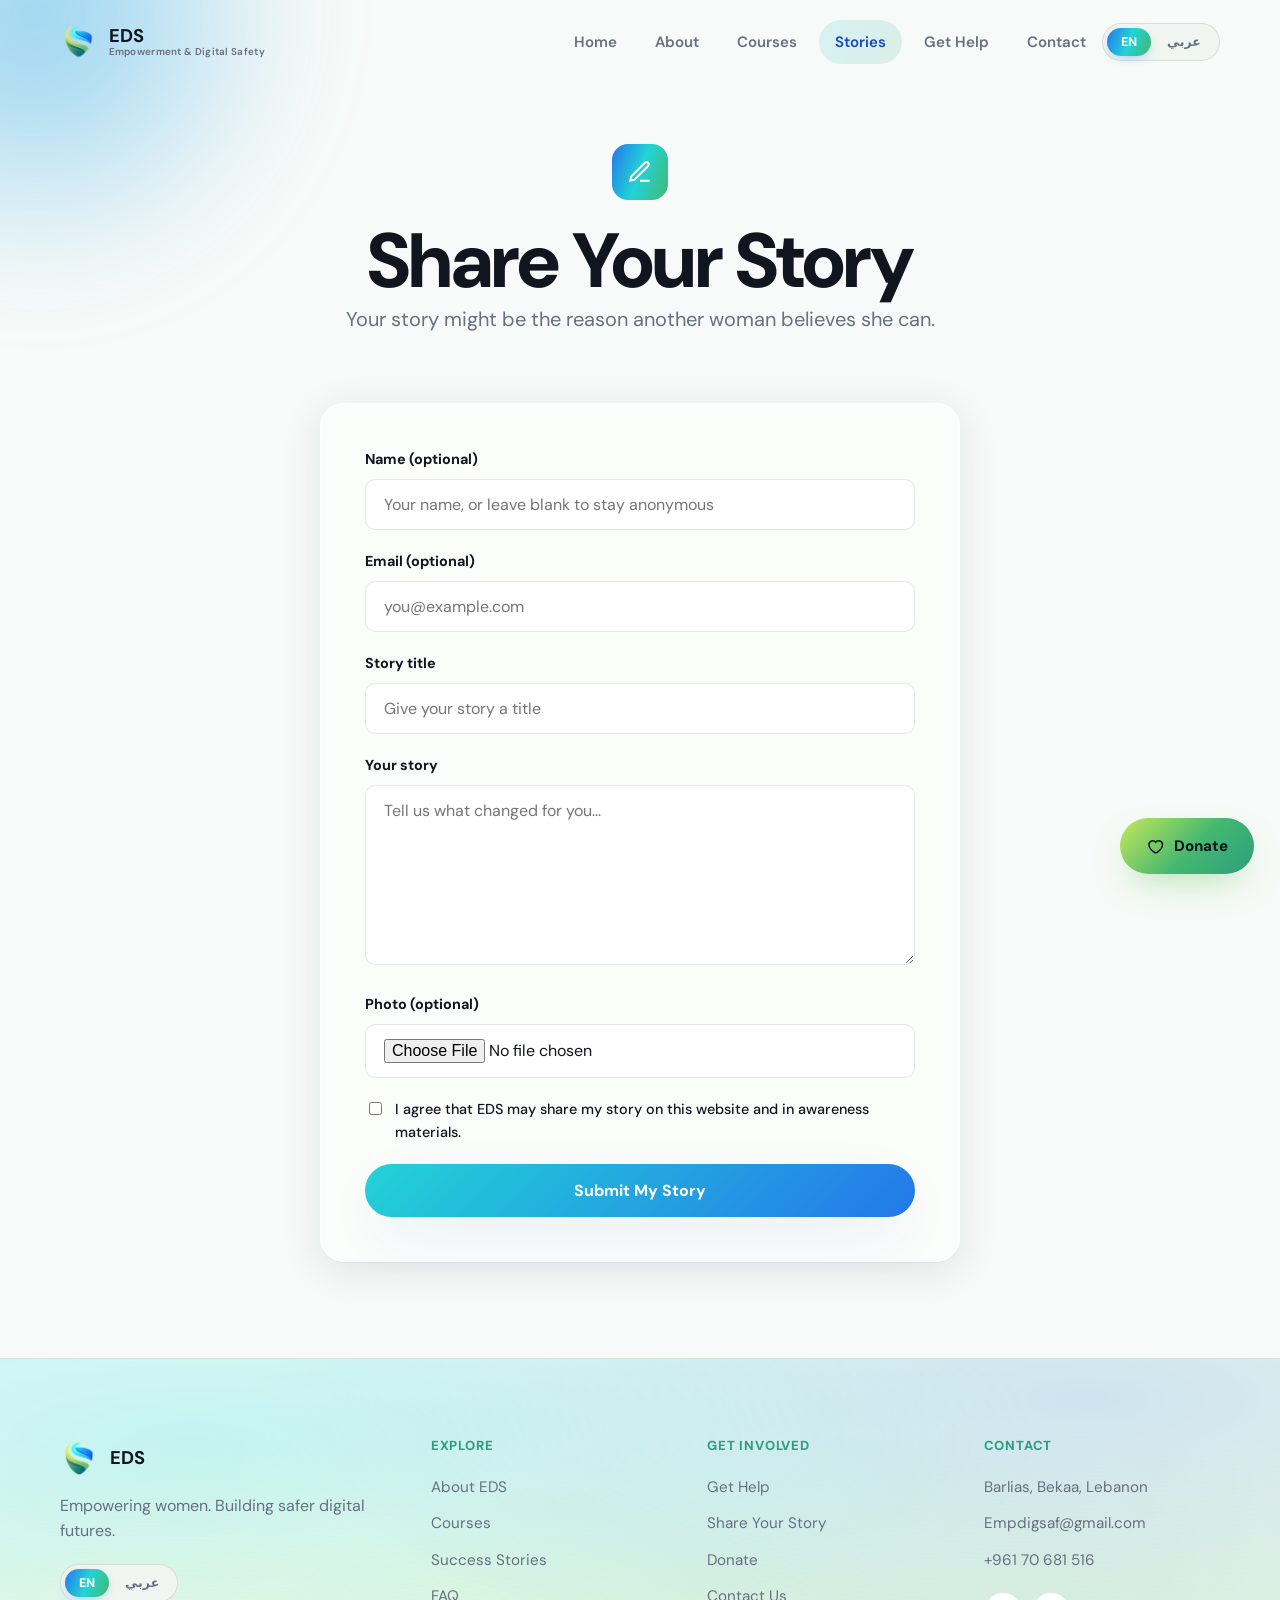
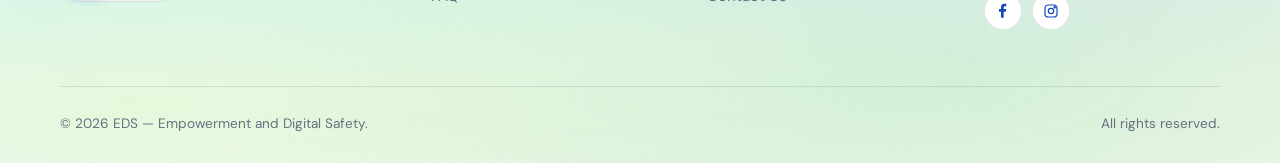
<file: share-story.html>
<!DOCTYPE html>
<html lang="en" dir="ltr">
<head>
<meta charset="UTF-8">
<meta name="viewport" content="width=device-width, initial-scale=1.0">
<title>Share Your Story — EDS</title>
<meta name="description" content="Your story might be the reason another woman believes she can.">
<link rel="icon" href="assets/images/logo/eds-logo.png">
<link rel="stylesheet" href="css/style.css">
<link rel="stylesheet" href="css/animations.css">
<link rel="stylesheet" href="css/responsive.css">
</head>
<body>
<div class="page-transition" aria-hidden="true">
  <div class="page-transition-mark">
    <svg viewBox="0 0 200 200" class="loader-shield" aria-hidden="true">
  <defs>
    <linearGradient id="wg1" x1="0" y1="0" x2="1" y2="1"><stop offset="0" stop-color="#E8DE6B"/><stop offset=".5" stop-color="#C7E85C"/><stop offset="1" stop-color="#43B86F"/></linearGradient>
    <linearGradient id="wg2" x1="1" y1="0" x2="0" y2="1"><stop offset="0" stop-color="#22D3D6"/><stop offset="1" stop-color="#2477EA"/></linearGradient>
  </defs>
  <path class="loader-wave loader-wave-a" fill="url(#wg1)" d="M32 48 C13 71 13 111 29 141 C46 174 82 191 116 183 C146 176 166 154 158 135 C151 119 131 114 105 115 C68 116 44 91 36 64 C33 55 32 50 32 48 Z"/>
  <path class="loader-wave loader-wave-b" fill="url(#wg2)" d="M168 152 C187 129 187 89 171 59 C154 26 118 9 84 17 C54 24 34 46 42 65 C49 81 69 86 95 85 C132 84 156 109 164 136 C167 145 168 150 168 152 Z"/>
</svg>
  </div>
</div>
<a class="skip-link" href="#main" data-en="Skip to content" data-ar="تخطي إلى المحتوى">Skip to content</a>

<nav class="site-nav" aria-label="Main">
  <div class="container">
    <a href="index.html" class="brand">
      <img src="assets/images/logo/eds-logo.png" alt="EDS logo">
      <span class="brand-text"><strong>EDS</strong><small data-en="Empowerment &amp; Digital Safety" data-ar="التمكين والسلامة الرقمية">Empowerment &amp; Digital Safety</small></span>
    </a>
    <div class="nav-links">
      <a href="index.html" data-en="Home" data-ar="الرئيسية">Home</a>
      <a href="about.html" data-en="About" data-ar="من نحن">About</a>
      <a href="courses.html" data-en="Courses" data-ar="الدورات">Courses</a>
      <a href="stories.html" data-en="Stories" data-ar="القصص" class="active">Stories</a>
      <a href="get-help.html" data-en="Get Help" data-ar="اطلبي المساعدة">Get Help</a>
      <a href="contact.html" data-en="Contact" data-ar="تواصل معنا">Contact</a>
    </div>
    <div class="nav-actions">
      <div class="lang-switch"><button data-lang="en">EN</button><button data-lang="ar">عربي</button></div>
      <button class="hamburger" aria-label="Menu" aria-expanded="false" aria-controls="mobile-menu"><span></span><span></span><span></span></button>
    </div>
  </div>
</nav>

<div class="mobile-menu" id="mobile-menu">
  <nav class="mobile-menu-links" aria-label="Mobile">
    <a href="index.html" data-en="Home" data-ar="الرئيسية">Home</a>
    <a href="about.html" data-en="About" data-ar="من نحن">About</a>
    <a href="courses.html" data-en="Courses" data-ar="الدورات">Courses</a>
    <a href="stories.html" data-en="Stories" data-ar="القصص">Stories</a>
    <a href="get-help.html" data-en="Get Help" data-ar="اطلبي المساعدة">Get Help</a>
    <a href="share-story.html" data-en="Share Your Story" data-ar="اكتبي قصتك">Share Your Story</a>
    <a href="contact.html" data-en="Contact" data-ar="تواصل معنا">Contact</a>
    <a href="faq.html" data-en="FAQ" data-ar="الأسئلة الشائعة">FAQ</a>
  </nav>
  <div class="mobile-menu-foot">
    <div class="lang-switch"><button data-lang="en">EN</button><button data-lang="ar">عربي</button></div>
    <a href="donate.html" class="btn btn-donate" data-en="Donate" data-ar="تبرّعي">Donate</a>
  </div>
</div>

<main id="main">
  <section class="page-hero" style="padding-bottom:20px">
    <div class="blob-field" aria-hidden="true"><div class="blob b1"></div></div>
    <div class="container">
      <div class="section-head center hero-enter">
        <div class="card-icon" style="background:var(--grad-primary); margin-inline:auto" data-icon="pen"></div>
        <h1 style="margin-top:18px" data-en="Share Your Story" data-ar="اكتبي قصتك">Share Your Story</h1>
        <p class="lead" style="margin-inline:auto" data-en="Your story might be the reason another woman believes she can." data-ar="قد تكون قصتك السبب الذي يجعل امرأة أخرى تؤمن بأنها قادرة.">Your story might be the reason another woman believes she can.</p>
      </div>
    </div>
  </section>

  <section class="section-pad" style="padding-top:0">
    <div class="container">
      <div class="form-wrap glass reveal in">
        <form data-validate id="story-form" novalidate>
          <div class="field">
            <label for="sf-name" data-en="Name (optional)" data-ar="الاسم (اختياري)">Name (optional)</label>
            <input id="sf-name" name="name" type="text" data-en-placeholder="Your name, or leave blank to stay anonymous" data-ar-placeholder="اسمك، أو اتركيه فارغاً للبقاء مجهولة">
          </div>
          <div class="field">
            <label for="sf-email" data-en="Email (optional)" data-ar="البريد الإلكتروني (اختياري)">Email (optional)</label>
            <input id="sf-email" name="email" type="email" data-en-placeholder="you@example.com" data-ar-placeholder="you@example.com">
            <p class="error-msg" data-en="Please enter a valid email." data-ar="يرجى إدخال بريد إلكتروني صحيح.">Please enter a valid email.</p>
          </div>
          <div class="field">
            <label for="sf-title" data-en="Story title" data-ar="عنوان القصة">Story title</label>
            <input id="sf-title" name="title" type="text" required data-en-placeholder="Give your story a title" data-ar-placeholder="أعطي قصتك عنواناً">
            <p class="error-msg" data-en="Please add a title." data-ar="يرجى إضافة عنوان.">Please add a title.</p>
          </div>
          <div class="field">
            <label for="sf-story" data-en="Your story" data-ar="قصتك">Your story</label>
            <textarea id="sf-story" name="story" required style="min-height:180px" data-en-placeholder="Tell us what changed for you..." data-ar-placeholder="أخبرينا ماذا تغيّر بالنسبة لكِ..."></textarea>
            <p class="error-msg" data-en="Please write your story." data-ar="يرجى كتابة قصتك.">Please write your story.</p>
          </div>
          <div class="field">
            <label for="sf-image" data-en="Photo (optional)" data-ar="صورة (اختياري)">Photo (optional)</label>
            <input id="sf-image" name="image" type="file" accept="image/*">
          </div>
          <div class="field checkbox-field">
            <div class="checkbox-row">
              <input id="sf-consent" name="consent" type="checkbox" required>
              <label for="sf-consent" style="margin:0; font-weight:500" data-en="I agree that EDS may share my story on this website and in awareness materials." data-ar="أوافق على أن تشارك EDS قصتي على هذا الموقع وفي مواد التوعية.">I agree that EDS may share my story on this website and in awareness materials.</label>
            </div>
            <p class="error-msg" data-en="Consent is required to share your story." data-ar="الموافقة مطلوبة لمشاركة قصتك.">Consent is required to share your story.</p>
          </div>
          <button type="submit" class="btn btn-primary btn-block" data-en="Submit My Story" data-ar="إرسال قصتي">Submit My Story</button>
        </form>
        <div class="form-success">
          <svg width="60" height="60" viewBox="0 0 24 24" fill="none" stroke="var(--c-green)" stroke-width="1.6"><path d="M4 19V6a2 2 0 0 1 2-2h9l5 5v10a2 2 0 0 1-2 2H6a2 2 0 0 1-2-2Z"/><path d="M9 12h6M9 16h4"/></svg>
          <h3 data-en="Thank you for trusting us with your story" data-ar="شكراً لثقتك بمشاركة قصتك">Thank you for trusting us with your story</h3>
          <p class="lead" style="margin-inline:auto" data-en="This is a front-end demo — actual submission requires a connected backend. For now, please email your story to us directly." data-ar="هذا نموذج تجريبي للواجهة الأمامية — الإرسال الفعلي يتطلب ربطاً بخادم خلفي. في هذه الأثناء، يرجى إرسال قصتك إلينا مباشرة عبر البريد الإلكتروني.">This is a front-end demo — actual submission requires a connected backend.</p>
          <a href="mailto:Empdigsaf@gmail.com" class="btn btn-ghost" style="margin-top:20px">Empdigsaf@gmail.com</a>
        </div>
      </div>
    </div>
  </section>
</main>

<footer class="site-footer">
  <div class="container">
    <div class="footer-grid">
      <div>
        <div class="footer-brand"><img src="assets/images/logo/eds-logo.png" alt="EDS logo"><strong>EDS</strong></div>
        <p class="footer-tagline" data-en="Empowering women. Building safer digital futures." data-ar="نُمكّن النساء. نبني مستقبلاً رقمياً أكثر أماناً.">Empowering women. Building safer digital futures.</p>
        <div class="lang-switch" style="margin-top:20px"><button data-lang="en">EN</button><button data-lang="ar">عربي</button></div>
      </div>
      <div class="footer-col">
        <h4 data-en="Explore" data-ar="استكشفي">Explore</h4>
        <a href="about.html" data-en="About EDS" data-ar="عن EDS">About EDS</a>
        <a href="courses.html" data-en="Courses" data-ar="الدورات">Courses</a>
        <a href="stories.html" data-en="Success Stories" data-ar="قصص النجاح">Success Stories</a>
        <a href="faq.html" data-en="FAQ" data-ar="الأسئلة الشائعة">FAQ</a>
      </div>
      <div class="footer-col">
        <h4 data-en="Get Involved" data-ar="شاركينا">Get Involved</h4>
        <a href="get-help.html" data-en="Get Help" data-ar="اطلبي المساعدة">Get Help</a>
        <a href="share-story.html" data-en="Share Your Story" data-ar="اكتبي قصتك">Share Your Story</a>
        <a href="donate.html" data-en="Donate" data-ar="تبرّعي">Donate</a>
        <a href="contact.html" data-en="Contact Us" data-ar="تواصلي معنا">Contact Us</a>
      </div>
      <div class="footer-col">
        <h4 data-en="Contact" data-ar="التواصل">Contact</h4>
        <p>Barlias, Bekaa, Lebanon</p>
        <a href="mailto:Empdigsaf@gmail.com">Empdigsaf@gmail.com</a>
        <a href="tel:+96170681516">+961 70 681 516</a>
        <div class="social-row" style="margin-top:14px">
          <a href="https://www.facebook.com/profile.php?id=61557236512034" target="_blank" rel="noopener noreferrer" aria-label="Facebook" data-en-aria="Facebook" data-ar-aria="فيسبوك"><svg width="16" height="16" viewBox="0 0 24 24" fill="currentColor"><path d="M13 22v-9h3l1-4h-4V7c0-1 .3-2 2-2h2V1.1S15.6 1 14.2 1C11.3 1 9 2.7 9 6v3H6v4h3v9h4Z"/></svg></a>
          <a href="https://www.instagram.com/eds_women/" target="_blank" rel="noopener noreferrer" aria-label="Instagram" data-en-aria="Instagram" data-ar-aria="إنستغرام"><svg width="16" height="16" viewBox="0 0 24 24" fill="none" stroke="currentColor" stroke-width="1.8"><rect x="3" y="3" width="18" height="18" rx="5"/><circle cx="12" cy="12" r="4"/><circle cx="17.5" cy="6.5" r="1"/></svg></a>
        </div>
      </div>
    </div>
    <div class="footer-bottom">
      <p>&copy; <span data-year></span> EDS — Empowerment and Digital Safety.</p>
      <p data-en="All rights reserved." data-ar="جميع الحقوق محفوظة.">All rights reserved.</p>
    </div>
  </div>
</footer>

<script src="js/language.js"></script>
<script src="js/main.js"></script>
<script src="js/navigation.js"></script>
<script src="js/animations.js"></script>
<script src="js/forms.js"></script>
<a href="donate.html" class="floating-donate magnetic" data-en-aria="Donate" data-ar-aria="تبرّعي">
  <svg viewBox="0 0 24 24" fill="none" stroke="currentColor" stroke-width="2"><path d="M12 21s-8-4.9-8-11a5 5 0 0 1 9-3 5 5 0 0 1 9 3c0 6.1-8 11-8 11Z"/></svg>
  <span class="fd-label" data-en="Donate" data-ar="تبرّعي">Donate</span>
</a>
<script src="js/transitions.js"></script>
<script src="js/cursor.js"></script>
</body>
</html>
</file>
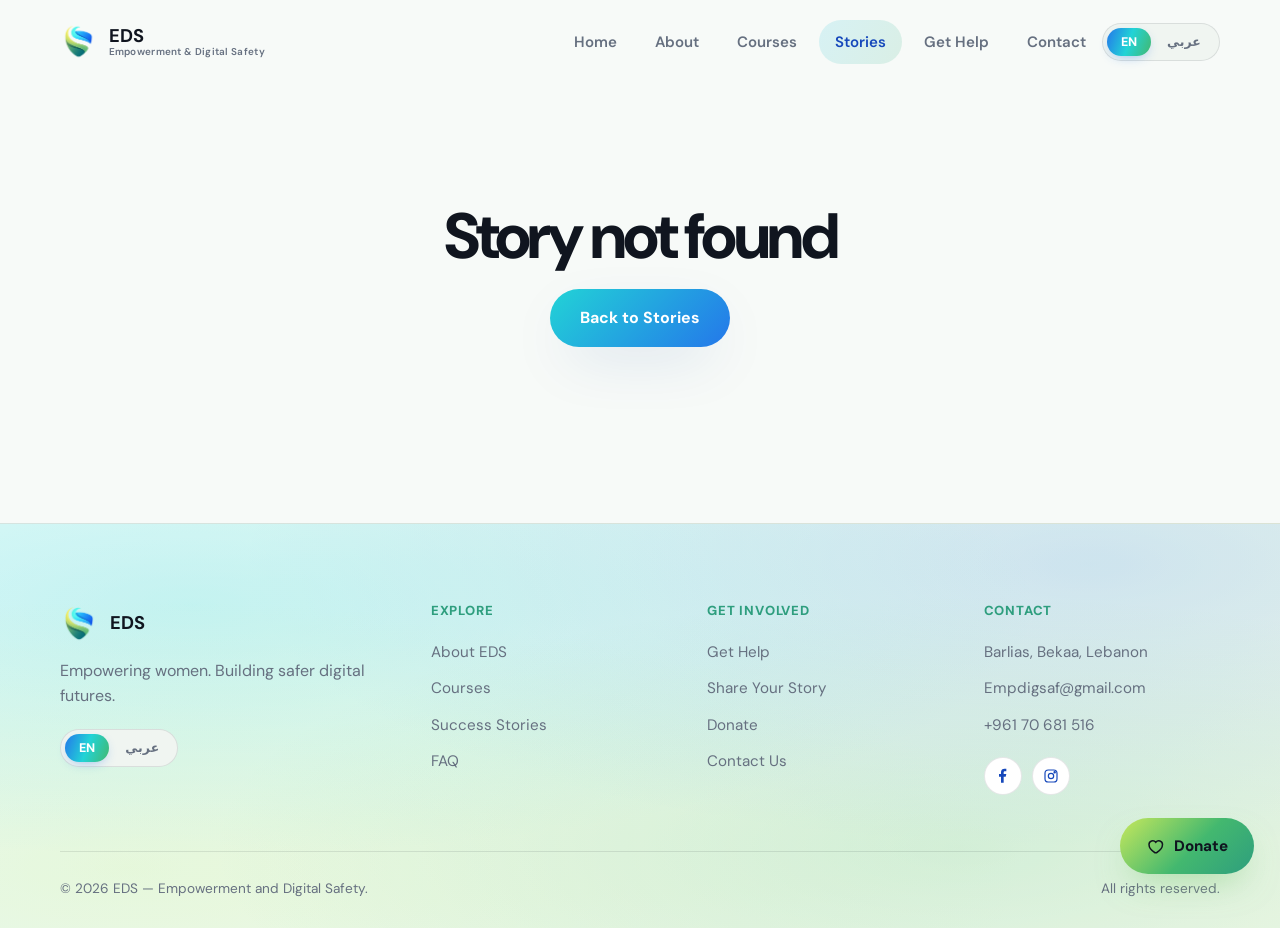
<file: story-details.html>
<!DOCTYPE html>
<html lang="en" dir="ltr">
<head>
<meta charset="UTF-8">
<meta name="viewport" content="width=device-width, initial-scale=1.0">
<title>Story — EDS</title>
<link rel="icon" href="assets/images/logo/eds-logo.png">
<link rel="stylesheet" href="css/style.css">
<link rel="stylesheet" href="css/animations.css">
<link rel="stylesheet" href="css/responsive.css">
</head>
<body>
<div class="page-transition" aria-hidden="true">
  <div class="page-transition-mark">
    <svg viewBox="0 0 200 200" class="loader-shield" aria-hidden="true">
  <defs>
    <linearGradient id="wg1" x1="0" y1="0" x2="1" y2="1"><stop offset="0" stop-color="#E8DE6B"/><stop offset=".5" stop-color="#C7E85C"/><stop offset="1" stop-color="#43B86F"/></linearGradient>
    <linearGradient id="wg2" x1="1" y1="0" x2="0" y2="1"><stop offset="0" stop-color="#22D3D6"/><stop offset="1" stop-color="#2477EA"/></linearGradient>
  </defs>
  <path class="loader-wave loader-wave-a" fill="url(#wg1)" d="M32 48 C13 71 13 111 29 141 C46 174 82 191 116 183 C146 176 166 154 158 135 C151 119 131 114 105 115 C68 116 44 91 36 64 C33 55 32 50 32 48 Z"/>
  <path class="loader-wave loader-wave-b" fill="url(#wg2)" d="M168 152 C187 129 187 89 171 59 C154 26 118 9 84 17 C54 24 34 46 42 65 C49 81 69 86 95 85 C132 84 156 109 164 136 C167 145 168 150 168 152 Z"/>
</svg>
  </div>
</div>
<a class="skip-link" href="#main" data-en="Skip to content" data-ar="تخطي إلى المحتوى">Skip to content</a>

<nav class="site-nav" aria-label="Main">
  <div class="container">
    <a href="index.html" class="brand">
      <img src="assets/images/logo/eds-logo.png" alt="EDS logo">
      <span class="brand-text"><strong>EDS</strong><small data-en="Empowerment &amp; Digital Safety" data-ar="التمكين والسلامة الرقمية">Empowerment &amp; Digital Safety</small></span>
    </a>
    <div class="nav-links">
      <a href="index.html" data-en="Home" data-ar="الرئيسية">Home</a>
      <a href="about.html" data-en="About" data-ar="من نحن">About</a>
      <a href="courses.html" data-en="Courses" data-ar="الدورات">Courses</a>
      <a href="stories.html" data-en="Stories" data-ar="القصص" class="active">Stories</a>
      <a href="get-help.html" data-en="Get Help" data-ar="اطلبي المساعدة">Get Help</a>
      <a href="contact.html" data-en="Contact" data-ar="تواصل معنا">Contact</a>
    </div>
    <div class="nav-actions">
      <div class="lang-switch"><button data-lang="en">EN</button><button data-lang="ar">عربي</button></div>
      <button class="hamburger" aria-label="Menu" aria-expanded="false" aria-controls="mobile-menu"><span></span><span></span><span></span></button>
    </div>
  </div>
</nav>

<div class="mobile-menu" id="mobile-menu">
  <nav class="mobile-menu-links" aria-label="Mobile">
    <a href="index.html" data-en="Home" data-ar="الرئيسية">Home</a>
    <a href="about.html" data-en="About" data-ar="من نحن">About</a>
    <a href="courses.html" data-en="Courses" data-ar="الدورات">Courses</a>
    <a href="stories.html" data-en="Stories" data-ar="القصص">Stories</a>
    <a href="get-help.html" data-en="Get Help" data-ar="اطلبي المساعدة">Get Help</a>
    <a href="share-story.html" data-en="Share Your Story" data-ar="اكتبي قصتك">Share Your Story</a>
    <a href="contact.html" data-en="Contact" data-ar="تواصل معنا">Contact</a>
    <a href="faq.html" data-en="FAQ" data-ar="الأسئلة الشائعة">FAQ</a>
  </nav>
  <div class="mobile-menu-foot">
    <div class="lang-switch"><button data-lang="en">EN</button><button data-lang="ar">عربي</button></div>
    <a href="donate.html" class="btn btn-donate" data-en="Donate" data-ar="تبرّعي">Donate</a>
  </div>
</div>

<main id="main">
  <div class="section-pad" style="padding-top:calc(var(--nav-h) + 40px)">
    <div class="container">
      <div id="story-detail-root">
        <p class="text-center" data-en="Loading story\u2026" data-ar="جارٍ تحميل القصة\u2026">Loading story\u2026</p>
      </div>
    </div>
  </div>
</main>

<footer class="site-footer">
  <div class="container">
    <div class="footer-grid">
      <div>
        <div class="footer-brand"><img src="assets/images/logo/eds-logo.png" alt="EDS logo"><strong>EDS</strong></div>
        <p class="footer-tagline" data-en="Empowering women. Building safer digital futures." data-ar="نُمكّن النساء. نبني مستقبلاً رقمياً أكثر أماناً.">Empowering women. Building safer digital futures.</p>
        <div class="lang-switch" style="margin-top:20px"><button data-lang="en">EN</button><button data-lang="ar">عربي</button></div>
      </div>
      <div class="footer-col">
        <h4 data-en="Explore" data-ar="استكشفي">Explore</h4>
        <a href="about.html" data-en="About EDS" data-ar="عن EDS">About EDS</a>
        <a href="courses.html" data-en="Courses" data-ar="الدورات">Courses</a>
        <a href="stories.html" data-en="Success Stories" data-ar="قصص النجاح">Success Stories</a>
        <a href="faq.html" data-en="FAQ" data-ar="الأسئلة الشائعة">FAQ</a>
      </div>
      <div class="footer-col">
        <h4 data-en="Get Involved" data-ar="شاركينا">Get Involved</h4>
        <a href="get-help.html" data-en="Get Help" data-ar="اطلبي المساعدة">Get Help</a>
        <a href="share-story.html" data-en="Share Your Story" data-ar="اكتبي قصتك">Share Your Story</a>
        <a href="donate.html" data-en="Donate" data-ar="تبرّعي">Donate</a>
        <a href="contact.html" data-en="Contact Us" data-ar="تواصلي معنا">Contact Us</a>
      </div>
      <div class="footer-col">
        <h4 data-en="Contact" data-ar="التواصل">Contact</h4>
        <p>Barlias, Bekaa, Lebanon</p>
        <a href="mailto:Empdigsaf@gmail.com">Empdigsaf@gmail.com</a>
        <a href="tel:+96170681516">+961 70 681 516</a>
        <div class="social-row" style="margin-top:14px">
          <a href="https://www.facebook.com/profile.php?id=61557236512034" target="_blank" rel="noopener noreferrer" aria-label="Facebook" data-en-aria="Facebook" data-ar-aria="فيسبوك"><svg width="16" height="16" viewBox="0 0 24 24" fill="currentColor"><path d="M13 22v-9h3l1-4h-4V7c0-1 .3-2 2-2h2V1.1S15.6 1 14.2 1C11.3 1 9 2.7 9 6v3H6v4h3v9h4Z"/></svg></a>
          <a href="https://www.instagram.com/eds_women/" target="_blank" rel="noopener noreferrer" aria-label="Instagram" data-en-aria="Instagram" data-ar-aria="إنستغرام"><svg width="16" height="16" viewBox="0 0 24 24" fill="none" stroke="currentColor" stroke-width="1.8"><rect x="3" y="3" width="18" height="18" rx="5"/><circle cx="12" cy="12" r="4"/><circle cx="17.5" cy="6.5" r="1"/></svg></a>
        </div>
      </div>
    </div>
    <div class="footer-bottom">
      <p>&copy; <span data-year></span> EDS — Empowerment and Digital Safety.</p>
      <p data-en="All rights reserved." data-ar="جميع الحقوق محفوظة.">All rights reserved.</p>
    </div>
  </div>
</footer>

<script src="data/stories.js"></script>
<script src="js/language.js"></script>
<script src="js/main.js"></script>
<script src="js/navigation.js"></script>
<script src="js/animations.js"></script>
<script src="js/stories.js"></script>
<a href="donate.html" class="floating-donate magnetic" data-en-aria="Donate" data-ar-aria="تبرّعي">
  <svg viewBox="0 0 24 24" fill="none" stroke="currentColor" stroke-width="2"><path d="M12 21s-8-4.9-8-11a5 5 0 0 1 9-3 5 5 0 0 1 9 3c0 6.1-8 11-8 11Z"/></svg>
  <span class="fd-label" data-en="Donate" data-ar="تبرّعي">Donate</span>
</a>
<script src="js/transitions.js"></script>
<script src="js/cursor.js"></script>
</body>
</html>
</file>
<file: css/style.css>
/* ==========================================================================
   EDS — Empowerment and Digital Safety
   Core Design System
   ========================================================================== */

@import url('https://fonts.googleapis.com/css2?family=DM+Sans:opsz,wght@9..40,400;9..40,500;9..40,600;9..40,700;9..40,800&family=Cairo:wght@400;500;600;700;800&family=Fraunces:ital,opsz,wght@0,9..144,500;0,9..144,600;1,9..144,500&display=swap');

:root{
  /* ---- Brand palette (EDS design system) ---- */
  --c-yellow:      #E8DE6B;   /* supplementary accent, tip of the top ribbon */
  --c-lime:        #C7E85C;
  --c-green:       #43B86F;
  --c-teal:        #2E9E7E;   /* supplementary — between green and cyan */
  --c-cyan:        #22D3D6;
  --c-sky:         #2AA6E8;   /* supplementary — between cyan and blue */
  --c-blue:        #2477EA;
  --c-blue-deep:   #1648BB;

  --c-lime-soft:   #EEF6B8;

  --c-ink:         #10151F;
  --c-ink-soft:    #667080;
  --c-paper:       #F7FAF8;
  --c-paper-dim:   #F0F5F1;
  --c-line:        rgba(16,21,31,0.10);

  /* signature gradients — blue → cyan → green is the primary identity gradient */
  --grad-primary:   linear-gradient(110deg, var(--c-blue) 0%, var(--c-cyan) 50%, var(--c-green) 100%);
  --grad-cool:      linear-gradient(135deg, var(--c-cyan) 0%, var(--c-sky) 50%, var(--c-blue) 100%);
  --grad-warm:      linear-gradient(135deg, var(--c-yellow) 0%, var(--c-lime) 45%, var(--c-teal) 100%);
  --grad-sky:       linear-gradient(135deg, var(--c-cyan) 0%, var(--c-blue) 100%);
  --grad-growth:    linear-gradient(135deg, var(--c-lime) 0%, var(--c-green) 55%, var(--c-teal) 100%);
  --grad-deep:      linear-gradient(120deg, var(--c-teal) 0%, var(--c-blue) 100%);
  --grad-soft:      linear-gradient(135deg, #EAFBFA 0%, #F3FAEA 100%);
  --grad-mesh:      radial-gradient(at 15% 20%, rgba(34,211,214,.28) 0px, transparent 55%),
                     radial-gradient(at 85% 10%, rgba(36,119,234,.24) 0px, transparent 55%),
                     radial-gradient(at 75% 80%, rgba(67,184,111,.24) 0px, transparent 55%),
                     radial-gradient(at 10% 85%, rgba(199,232,92,.24) 0px, transparent 55%);

  --font-en: 'DM Sans', system-ui, sans-serif;
  --font-ar: 'Cairo', system-ui, sans-serif;
  --font-serif: 'Fraunces', Georgia, serif;
  --font-body: var(--font-en);

  --radius-xl: 34px;
  --radius-lg: 24px;
  --radius-md: 16px;
  --radius-sm: 10px;

  --shadow-glass: 0 8px 40px rgba(11,26,51,0.10), 0 1px 1px rgba(11,26,51,0.05);
  --shadow-soft:  0 20px 60px -20px rgba(18,62,156,0.25);

  --container: 1240px;
  --nav-h: 84px;

  --ease: cubic-bezier(.22,1,.36,1);
}

[dir="rtl"]{ --font-body: var(--font-ar); }

*,*::before,*::after{ box-sizing:border-box; }
html{ scroll-behavior:smooth; }
@media (prefers-reduced-motion: reduce){ html{ scroll-behavior:auto; } }

body{
  margin:0;
  font-family:var(--font-body);
  color:var(--c-ink);
  background:var(--c-paper);
  line-height:1.6;
  -webkit-font-smoothing:antialiased;
  overflow-x:hidden;
}

img{ max-width:100%; display:block; }
a{ color:inherit; text-decoration:none; }
button{ font-family:inherit; cursor:pointer; }
ul{ margin:0; padding:0; list-style:none; }
input,textarea,select{ font-family:inherit; }

.container{ max-width:var(--container); margin-inline:auto; padding-inline:24px; }
@media (min-width:900px){ .container{ padding-inline:40px; } }

section{ position:relative; }

/* ---- Typography ---- */
h1,h2,h3,h4{ margin:0; font-weight:800; line-height:1.08; letter-spacing:-0.02em; text-wrap:balance; }
h1{ font-size:clamp(2.6rem, 6vw, 5rem); }
h2{ font-size:clamp(2.4rem, 5vw, 5rem); line-height:1.02; letter-spacing:-0.055em; }
h3{ font-size:clamp(1.3rem, 2.4vw, 1.7rem); }
p{ margin:0; }
.lead{ font-size:clamp(1.05rem,1.6vw,1.25rem); color:var(--c-ink-soft); max-width:60ch; }

/* ---- Arabic headings: art-directed, not just mirrored ----
   Cairo renders noticeably heavier and taller than DM Sans at the same
   weight/tracking, so English's tight negative letter-spacing and 800
   weight are eased back for Arabic to keep the same visual "loudness"
   rather than looking heavier or more cramped. */
[dir="rtl"] h1, [dir="rtl"] h2, [dir="rtl"] h3, [dir="rtl"] h4{
  letter-spacing:0; font-weight:700; line-height:1.28;
}
[dir="rtl"] h1{ font-size:clamp(2.3rem, 5.4vw, 4.3rem); }
[dir="rtl"] h2{ font-size:clamp(2.1rem, 4.4vw, 4.1rem); line-height:1.22; }
[dir="rtl"] .lead{ line-height:1.85; }

.eyebrow{
  display:inline-flex; align-items:center; gap:9px;
  font-size:.78rem; font-weight:800; letter-spacing:.12em; text-transform:uppercase;
  color:var(--c-blue-deep);
  margin-bottom:14px;
}
[dir="rtl"] .eyebrow{ letter-spacing:0; }
.eyebrow::before{
  content:''; width:28px; height:2px; border-radius:9px;
  background:linear-gradient(90deg, var(--c-cyan), var(--c-blue));
}
[dir="rtl"] .eyebrow::before{ transform:scaleX(-1); }

.section-head{ max-width:720px; margin-bottom:48px; }
.section-head.center{ margin-inline:auto; text-align:center; }

/* ---- Gradient text ---- */
.grad-text{
  background:var(--grad-primary);
  -webkit-background-clip:text; background-clip:text; color:transparent;
}

/* ---- Buttons ---- */
.btn{
  display:inline-flex; align-items:center; justify-content:center; gap:10px;
  padding:16px 30px; border-radius:100px; border:none;
  font-weight:700; font-size:1rem; white-space:nowrap;
  transition:transform .4s var(--ease), box-shadow .4s var(--ease), background .3s;
  position:relative; isolation:isolate;
}
.btn-primary{ background:var(--grad-sky); color:#fff; box-shadow:var(--shadow-soft); }
.btn-primary:hover{ transform:translateY(-3px); box-shadow:0 26px 50px -18px rgba(18,62,156,.45); }
.btn-ghost{ background:rgba(255,255,255,.6); color:var(--c-ink); border:1.5px solid var(--c-line); backdrop-filter:blur(12px); }
.btn-ghost:hover{ transform:translateY(-3px); border-color:var(--c-blue); }
.btn-dark{ background:var(--c-ink); color:#fff; }
.btn-dark:hover{ transform:translateY(-3px); }
.btn-donate{ background:var(--grad-growth); color:#0B1A33; box-shadow:0 14px 34px -12px rgba(51,179,122,.55); }
.btn-donate:hover{ transform:translateY(-3px) scale(1.02); }
.btn-block{ width:100%; }
.btn[disabled]{ opacity:.55; pointer-events:none; }

/* magnetic wrapper target */
.magnetic{ display:inline-block; }

/* ---- Glass panel ---- */
.glass{
  background:rgba(255,255,255,.55);
  backdrop-filter:blur(20px) saturate(160%);
  -webkit-backdrop-filter:blur(20px) saturate(160%);
  border:1px solid rgba(255,255,255,.6);
  border-radius:var(--radius-lg);
  box-shadow:var(--shadow-glass);
}
.glass-dark{
  background:var(--grad-deep);
  backdrop-filter:blur(20px) saturate(160%);
  -webkit-backdrop-filter:blur(20px) saturate(160%);
  border:1px solid rgba(255,255,255,.25);
  color:#fff;
  border-radius:var(--radius-lg);
  box-shadow:0 26px 60px -20px rgba(22,104,232,.35);
}

/* ---- Blurred gradient blobs (decorative, aria-hidden) ---- */
.blob-field{ position:absolute; inset:0; overflow:hidden; z-index:0; pointer-events:none; }
.blob{
  position:absolute; border-radius:50%;
  filter:blur(50px); opacity:.5;
  will-change:transform;
}
.blob.b1{ width:460px; height:460px; background:radial-gradient(circle at 38% 38%, var(--c-sky) 0%, transparent 68%); top:-160px; inset-inline-start:-140px; }
.blob.b2{ width:400px; height:400px; background:radial-gradient(circle at 62% 62%, var(--c-green) 0%, transparent 68%); bottom:-180px; inset-inline-end:-120px; }
.blob.b3{ width:280px; height:280px; background:radial-gradient(circle, var(--c-lime) 0%, transparent 70%); top:40%; inset-inline-start:38%; opacity:.4; }

/* ---- Ribbon divider (logo-inspired flowing shape) ---- */
.ribbon-divider{ position:relative; height:120px; overflow:hidden; }
.ribbon-divider svg{ position:absolute; inset:0; width:100%; height:100%; }

/* ---- Navigation ---- */
.site-nav{
  position:fixed; inset-inline:0; top:0; z-index:1000;
  height:var(--nav-h);
  display:flex; align-items:center;
  transition:height .4s var(--ease), background .4s var(--ease), box-shadow .4s var(--ease);
}
.site-nav .container{ display:flex; align-items:center; justify-content:space-between; width:100%; }
.site-nav.scrolled{
  height:66px;
  background:rgba(251,252,254,.75);
  backdrop-filter:blur(18px) saturate(160%);
  -webkit-backdrop-filter:blur(18px) saturate(160%);
  box-shadow:0 6px 30px rgba(11,26,51,.08);
}
.brand{ display:flex; align-items:center; gap:12px; font-weight:800; font-size:1.15rem; flex:1 1 auto; min-width:0; overflow:hidden; }
.brand img{ height:38px; width:auto; flex:none; transition:height .4s var(--ease); }
.site-nav.scrolled .brand img{ height:32px; }
.brand-text{ display:flex; flex-direction:column; line-height:1.1; min-width:0; overflow:hidden; }
.brand-text strong{ white-space:nowrap; overflow:hidden; text-overflow:ellipsis; }
.brand-text small{ font-size:.62rem; font-weight:600; letter-spacing:.03em; color:var(--c-ink-soft); white-space:nowrap; overflow:hidden; text-overflow:ellipsis; }

.nav-links{ display:none; align-items:center; gap:6px; }
.nav-links a{
  padding:10px 16px; border-radius:100px; font-weight:600; font-size:.94rem;
  color:var(--c-ink-soft); transition:background .3s,color .3s;
}
.nav-links a:hover, .nav-links a.active{ background:var(--c-paper-dim); color:var(--c-ink); }
.nav-links a.active{ background:linear-gradient(120deg, rgba(33,199,224,.15), rgba(51,179,122,.15)); color:var(--c-blue-deep); }

.nav-actions{ display:flex; align-items:center; gap:10px; }
.lang-switch{
  position:relative; display:inline-flex; align-items:center; gap:2px; padding:4px; border-radius:100px;
  background:var(--c-paper-dim); border:1px solid var(--c-line);
}
.lang-switch-indicator{
  position:absolute; top:4px; bottom:4px; left:0; border-radius:100px;
  background:var(--grad-primary); z-index:0; width:0;
  transition:transform .38s cubic-bezier(.65,0,.35,1), width .38s cubic-bezier(.65,0,.35,1);
  box-shadow:0 4px 12px -4px rgba(36,119,234,.45);
}
.lang-switch button{
  position:relative; z-index:1;
  border:none; background:none; padding:6px 14px; border-radius:100px;
  font-weight:800; font-size:.78rem; letter-spacing:.01em; color:var(--c-ink-soft); transition:color .35s;
}
.lang-switch button.active{ color:#fff; }

.nav-donate{ padding:12px 22px; font-size:.9rem; }

.hamburger{
  display:flex; flex-direction:column; justify-content:center; align-items:center; gap:5px;
  flex:none; width:44px; height:44px; border:none; background:var(--c-paper-dim);
  border-radius:12px; -webkit-tap-highlight-color:transparent;
}
.hamburger span{ height:2px; width:20px; background:var(--c-ink); border-radius:2px; transition:.35s var(--ease); }
.hamburger.open span:nth-child(1){ transform:translateY(7px) rotate(45deg); }
.hamburger.open span:nth-child(2){ opacity:0; }
.hamburger.open span:nth-child(3){ transform:translateY(-7px) rotate(-45deg); }

/* ---- Mobile navigation panel: a deliberate premium overlay, not a
   squeezed desktop navbar. Its own header row mirrors the site-nav so the
   logo/hamburger never jump, then a scrollable, comfortably-spaced list of
   links, then language + Donate anchored at the bottom. ---- */
.mobile-menu{
  position:fixed; inset:0; z-index:999;
  background:linear-gradient(180deg, rgba(247,250,248,.95) 0%, rgba(238,246,247,.94) 100%);
  backdrop-filter:blur(24px) saturate(180%);
  -webkit-backdrop-filter:blur(24px) saturate(180%);
  display:flex; flex-direction:column;
  padding-top:var(--nav-h);
  transform:translateY(-10px); opacity:0; pointer-events:none;
  transition:transform .45s var(--ease), opacity .35s ease;
  overflow-y:auto;
  box-shadow:inset 0 1px 0 rgba(255,255,255,.6);
}
.mobile-menu::before{
  content:''; position:fixed; inset:0; pointer-events:none;
  background:
    radial-gradient(circle at 20% 12%, rgba(34,211,214,.26) 0%, transparent 28%),
    radial-gradient(circle at 85% 18%, rgba(36,119,234,.22) 0%, transparent 30%),
    radial-gradient(circle at 50% 72%, rgba(67,184,111,.18) 0%, transparent 34%);
}
.mobile-menu.open{ transform:translateY(0); opacity:1; pointer-events:auto; }
.mobile-menu-links{
  position:relative; z-index:1;
  display:flex; flex-direction:column; gap:10px;
  padding:18px 18px 0; margin:0;
}
.mobile-menu a{
  position:relative; z-index:1;
  display:flex; align-items:center; justify-content:space-between;
  gap:12px; min-height:56px; padding:16px 18px;
  border-radius:18px; border:1px solid rgba(255,255,255,.75);
  background:rgba(255,255,255,.55); box-shadow:0 18px 30px -20px rgba(22,104,232,.25);
  color:var(--c-ink);
  font-size:clamp(1.05rem, 3.5vw, 1.3rem); font-weight:800; letter-spacing:-0.02em;
  transition:transform .25s ease, background .25s ease, box-shadow .25s ease, color .25s ease, border-color .25s ease;
}
.mobile-menu a::after{
  content:''; width:10px; height:10px; border-radius:50%;
  background:linear-gradient(135deg, var(--c-cyan), var(--c-blue));
  box-shadow:0 0 0 5px rgba(34,211,214,.12);
  flex:none; opacity:.9;
}
.mobile-menu a:hover, .mobile-menu a:active{
  transform:translateX(2px); background:rgba(255,255,255,.72); border-color:rgba(36,119,234,.18);
}
.mobile-menu a.active{
  background:linear-gradient(135deg, rgba(34,211,214,.18), rgba(51,179,122,.18));
  border-color:rgba(33,199,224,.22); color:var(--c-blue-deep);
  box-shadow:0 18px 40px -24px rgba(20,85,194,.35);
}
.mobile-menu a.active::after{
  background:var(--grad-growth); box-shadow:0 0 0 5px rgba(67,184,111,.16);
}
.mobile-menu-foot{
  position:relative; z-index:1;
  margin-top:auto; padding:20px 18px calc(28px + env(safe-area-inset-bottom, 0px));
  display:flex; flex-direction:column; gap:14px;
  border-top:1px solid rgba(16,21,31,.08);
  background:rgba(255,255,255,.2);
}
.mobile-menu-foot .lang-switch{ align-self:flex-start; }
.mobile-menu .btn{ width:100%; border-radius:18px; padding:15px 22px; font-size:1rem; }
@media (min-width:900px){ .mobile-menu{ display:none; } }

/* ---- Footer: light, glassy — never dark ---- */
.site-footer{
  background:var(--grad-soft), var(--c-paper);
  color:var(--c-ink);
  padding:80px 0 28px;
  position:relative;
  overflow:hidden;
  border-top:1px solid var(--c-line);
}
.site-footer::before{
  content:''; position:absolute; inset:0; z-index:0; pointer-events:none;
  background:var(--grad-mesh);
  opacity:.7;
}
.site-footer .container{ position:relative; z-index:1; }
.footer-grid{ display:grid; gap:40px; grid-template-columns:1fr; }
.footer-brand{ display:flex; align-items:center; gap:12px; margin-bottom:14px; }
.footer-brand img{ height:40px; }
.footer-brand strong{ font-size:1.15rem; color:var(--c-ink); }
.footer-tagline{ color:var(--c-ink-soft); max-width:34ch; }
.footer-col h4{ font-size:.82rem; text-transform:uppercase; letter-spacing:.06em; color:var(--c-teal); margin-bottom:16px; font-weight:800; }
.footer-col a, .footer-col p{ display:block; color:var(--c-ink-soft); padding:6px 0; font-size:.95rem; transition:color .25s, transform .25s; }
.footer-col a:hover{ color:var(--c-blue-deep); transform:translateX(4px); }
[dir="rtl"] .footer-col a:hover{ transform:translateX(-4px); }
.footer-bottom{ margin-top:56px; padding-top:26px; border-top:1px solid var(--c-line); display:flex; flex-wrap:wrap; gap:16px; justify-content:space-between; align-items:center; color:var(--c-ink-soft); font-size:.85rem; }
.social-row{ display:flex; gap:10px; }
.social-row a{
  width:38px; height:38px; border-radius:50%; display:flex; align-items:center; justify-content:center;
  background:#fff; border:1px solid var(--c-line); color:var(--c-blue-deep);
  transition:transform .3s var(--ease), box-shadow .3s;
}
.social-row a:hover{ transform:translateY(-3px); box-shadow:0 10px 22px -8px rgba(44,143,240,.4); background:var(--grad-sky); color:#fff; }

/* ---- Cards ---- */
.card{
  background:#fff; border:1px solid var(--c-line); border-radius:var(--radius-lg);
  padding:32px; transition:transform .4s var(--ease), box-shadow .4s var(--ease), border-color .4s;
}
.card:hover{ transform:translateY(-6px); box-shadow:var(--shadow-soft); border-color:transparent; }
.card-icon{
  width:56px; height:56px; border-radius:16px; display:flex; align-items:center; justify-content:center;
  margin-bottom:20px; color:#fff;
}
.card-icon svg{ width:26px; height:26px; transition:transform .4s var(--ease); }
.card:hover .card-icon[data-icon="shield"] svg{ transform:scale(1.12); }
.card:hover .card-icon[data-icon="pen"] svg{ transform:rotate(-8deg); }
.card:hover .card-icon[data-icon="quote"] svg{ transform:translateY(-2px) scale(1.06); }
.card:hover .card-icon[data-icon="target"] svg, .mvg-item:hover .mvg-icon[data-icon="target"] svg{ transform:scale(1.15); }
.card:hover .card-icon[data-icon="compass"] svg{ transform:rotate(18deg); }
.story-readmore{ display:inline-flex; align-items:center; gap:6px; transition:gap .3s var(--ease); }
a:hover .story-readmore{ gap:10px; }

/* ---- Stat counters ---- */
.stat{ text-align:center; }
.stat .num{ font-size:clamp(2.6rem,5vw,3.6rem); font-weight:800; }
.stat .label{ color:var(--c-ink-soft); font-weight:600; margin-top:4px; }

/* ---- Forms ---- */
.field{ margin-bottom:20px; }
.field label{ display:block; font-weight:700; font-size:.9rem; margin-bottom:8px; }
.field input, .field textarea, .field select{
  width:100%; padding:14px 18px; border-radius:var(--radius-sm);
  border:1.5px solid var(--c-line); background:#fff; font-size:1rem; color:var(--c-ink);
  transition:border-color .3s, box-shadow .3s;
}
.field input:focus, .field textarea:focus, .field select:focus{
  outline:none; border-color:var(--c-blue); box-shadow:0 0 0 4px rgba(44,111,240,.14);
}
.field textarea{ resize:vertical; min-height:130px; }
.field.error input, .field.error textarea, .field.error select{ border-color:#E0524B; }
.field .error-msg{ display:none; color:#C0392B; font-size:.82rem; margin-top:6px; font-weight:600; }
.field.error .error-msg{ display:block; }
.checkbox-row{ display:flex; align-items:flex-start; gap:10px; }
.checkbox-row input{ width:auto; margin-top:4px; }
.form-note{ font-size:.85rem; color:var(--c-ink-soft); margin-top:10px; }
.form-success{
  display:none; text-align:center; padding:50px 20px;
}
.form-success.show{ display:block; }
.form-success svg{ margin-inline:auto 20px; }

/* ---- Focus visibility ---- */
a:focus-visible, button:focus-visible, input:focus-visible, textarea:focus-visible, select:focus-visible{
  outline:3px solid var(--c-blue); outline-offset:2px;
}

/* ---- Utility ---- */
.flow{ display:flex; flex-direction:column; }
.mt-0{ margin-top:0 !important; }
.text-center{ text-align:center; }
.visually-hidden{ position:absolute; width:1px; height:1px; overflow:hidden; clip:rect(0 0 0 0); white-space:nowrap; }
.skip-link{ position:absolute; top:-60px; inset-inline-start:12px; background:var(--c-ink); color:#fff; padding:12px 18px; border-radius:10px; z-index:2000; transition:top .3s; }
.skip-link:focus{ top:12px; }

.reveal{ opacity:0; transform:translateY(28px); transition:opacity .8s var(--ease), transform .8s var(--ease); }
.reveal.in{ opacity:1; transform:none; }
@media (prefers-reduced-motion: reduce){ .reveal{ opacity:1; transform:none; transition:none; } }

/* ---- Quiz ---- */
.quiz-card{ max-width:640px; margin-inline:auto; padding:44px; text-align:center; }
.quiz-card .card-icon{ margin-inline:auto; }
.quiz-meta{ color:var(--c-ink-soft); font-weight:600; margin-top:6px; }
#quiz-start{ margin-top:26px; }
.quiz-progress-track{ height:6px; border-radius:100px; background:var(--c-paper-dim); overflow:hidden; margin-bottom:22px; }
.quiz-progress-fill{ height:100%; background:var(--grad-sky); border-radius:100px; transition:width .5s var(--ease); }
.quiz-step{ font-size:.85rem; font-weight:700; color:var(--c-blue-deep); margin-bottom:10px; text-align:start; }
.quiz-question{ text-align:start; margin-bottom:24px; }
.quiz-options{ display:flex; flex-direction:column; gap:12px; }
.quiz-option{
  text-align:start; padding:16px 20px; border-radius:var(--radius-sm); border:1.5px solid var(--c-line);
  background:#fff; font-weight:600; font-size:1rem; transition:border-color .25s, background .25s, transform .2s;
}
.quiz-option:hover:not(:disabled){ border-color:var(--c-blue); transform:translateY(-2px); }
.quiz-option.correct{ border-color:var(--c-green); background:rgba(51,179,122,.1); }
.quiz-option.incorrect{ border-color:#E0524B; background:rgba(224,82,75,.08); }
.quiz-option:disabled{ cursor:default; }
.quiz-feedback{ min-height:24px; margin:16px 0; font-weight:700; text-align:start; }
.quiz-feedback.is-correct{ color:var(--c-green); }
.quiz-feedback.is-incorrect{ color:#C0392B; }
.quiz-next{ width:100%; }
.quiz-score-ring{
  width:150px; height:150px; border-radius:50%; margin:0 auto 20px;
  display:flex; align-items:center; justify-content:center; font-weight:800; font-size:1.3rem;
  background:conic-gradient(var(--c-teal) calc(var(--pct)*1%), var(--c-paper-dim) 0);
  position:relative;
}
.quiz-score-ring::before{ content:''; position:absolute; inset:10px; border-radius:50%; background:#fff; }
.quiz-score-ring span{ position:relative; z-index:1; }
.quiz-actions{ display:flex; gap:14px; justify-content:center; flex-wrap:wrap; margin-top:10px; }
.quiz-empty{ padding:80px 20px; }

/* ---- Gallery ---- */
.gallery-item{
  margin:0; position:relative; border-radius:var(--radius-md); overflow:hidden; cursor:pointer;
  break-inside:avoid;
}
.gallery-item img, .gallery-item .img-fallback{ width:100%; height:auto; display:block; transition:transform .6s var(--ease); }
.gallery-item.tall img, .gallery-item.tall .img-fallback{ aspect-ratio:3/4; object-fit:cover; }
.gallery-item.norm img, .gallery-item.norm .img-fallback{ aspect-ratio:4/5; object-fit:cover; }
.gallery-item.wide img, .gallery-item.wide .img-fallback{ aspect-ratio:16/10; object-fit:cover; }
.gallery-item:hover img{ transform:scale(1.07); }
.gallery-item figcaption{
  position:absolute; inset-inline:0; bottom:0; padding:22px 18px 16px;
  background:linear-gradient(to top, rgba(11,26,51,.75), transparent);
  color:#fff; font-weight:600; font-size:.92rem;
  opacity:0; transform:translateY(8px); transition:opacity .35s, transform .35s;
}
.gallery-item:hover figcaption, .gallery-item:focus-visible figcaption{ opacity:1; transform:none; }

.lightbox{
  position:fixed; inset:0; z-index:2000; display:flex; align-items:center; justify-content:center;
  opacity:0; pointer-events:none; transition:opacity .35s;
}
.lightbox.open{ opacity:1; pointer-events:auto; }
.lightbox-backdrop{ position:absolute; inset:0; background:rgba(6,14,28,.86); backdrop-filter:blur(6px); }
.lightbox-content{ position:relative; z-index:1; max-width:min(90vw,900px); max-height:86vh; text-align:center; }
.lightbox-img{ max-width:100%; max-height:70vh; border-radius:var(--radius-md); margin-inline:auto; }
.lightbox-caption{ color:#fff; margin-top:16px; font-weight:600; }
.lightbox-close, .lightbox-next, .lightbox-prev{
  position:absolute; width:48px; height:48px; border-radius:50%; border:none;
  background:rgba(255,255,255,.15); color:#fff; font-size:1.4rem; backdrop-filter:blur(8px);
}
.lightbox-close{ top:-56px; inset-inline-end:0; }
.lightbox-next{ top:50%; inset-inline-end:-60px; transform:translateY(-50%); }
.lightbox-prev{ top:50%; inset-inline-start:-60px; transform:translateY(-50%); }
@media (max-width:900px){
  .lightbox-next{ inset-inline-end:8px; } .lightbox-prev{ inset-inline-start:8px; }
  .lightbox-close{ top:8px; inset-inline-end:8px; }
}

/* ---- Stories: journal metaphor ---- */
.story-page{
  display:block; background:#FEFDF9; border:1px solid var(--c-line); border-radius:var(--radius-md);
  padding:30px 28px; position:relative; box-shadow:0 10px 30px rgba(11,26,51,.06);
  transition:transform .4s var(--ease), box-shadow .4s var(--ease);
}
.story-page::before{
  content:''; position:absolute; inset-inline-start:0; top:14px; bottom:14px; width:3px;
  background:var(--grad-primary); border-radius:4px;
}
.story-page:hover{ transform:translateY(-6px) rotate(-0.4deg); box-shadow:var(--shadow-soft); }
.story-page-mark{ display:inline-flex; width:34px; height:34px; color:var(--c-teal); margin-bottom:12px; }
.story-page h3{ font-size:1.15rem; margin-bottom:10px; }
.story-excerpt{ color:var(--c-ink-soft); font-style:italic; margin-bottom:16px; }
.story-readmore{ font-weight:700; color:var(--c-blue-deep); font-size:.9rem; }

.journal-page{
  max-width:920px; margin:0 auto 40px; background:#FEFDF9; border:1px solid var(--c-line);
  border-radius:var(--radius-xl); overflow:hidden; box-shadow:var(--shadow-soft);
  display:grid; grid-template-columns:1fr;
}
@media (min-width:800px){ .journal-page{ grid-template-columns:.9fr 1.1fr; } }
.journal-photo{ min-height:280px; background:var(--grad-mesh), var(--grad-primary); }
.journal-photo img{ width:100%; height:100%; object-fit:cover; min-height:280px; }
.journal-text{ padding:44px 38px; }
.journal-context{ color:var(--c-ink-soft); margin-bottom:18px; }
.journal-quote{
  margin:0 0 18px; padding-inline-start:20px; border-inline-start:3px solid var(--c-lime);
  font-size:1.25rem; line-height:2; font-weight:500; text-align:right;
}
.journal-followup{ color:var(--c-ink-soft); margin-bottom:20px; }
.journal-name{ font-size:1.2rem; }
.journal-nav{ max-width:920px; margin:0 auto; display:flex; justify-content:space-between; gap:14px; flex-wrap:wrap; font-weight:700; }
.journal-nav a{ padding:10px 6px; }
.journal-nav-all{ color:var(--c-blue-deep); }

/* ==========================================================================
   Stories page — editorial "story book" + archive
   ========================================================================== */

/* ---- Featured story book ---- */
.story-book-wrap{ max-width:900px; margin-inline:auto; }
.story-book{
  position:relative; min-height:480px; border-radius:36px; overflow:hidden;
  padding:0; perspective:1600px;
  background:linear-gradient(120deg, rgba(255,255,255,.94), rgba(247,250,248,.75));
  box-shadow:0 24px 70px rgba(16,21,31,.12);
  border:1px solid rgba(255,255,255,.6);
}
/* Single editorial paper surface — intentionally no spine/divider line
   cutting the book in half. Only the bookmark and paper texture remain. */
.story-book-bookmark{
  position:absolute; top:0; inset-inline-start:44px; width:22px; height:52px; z-index:2;
  background:var(--grad-primary); pointer-events:none;
  clip-path:polygon(0 0, 100% 0, 100% 100%, 50% 78%, 0 100%);
  filter:drop-shadow(0 6px 10px rgba(16,21,31,.18));
}
.story-book-texture{
  position:absolute; inset:0; z-index:0; pointer-events:none; opacity:.5; mix-blend-mode:multiply;
  background-image:repeating-linear-gradient(0deg, rgba(16,21,31,.012) 0px, transparent 1px, transparent 2px),
                    repeating-linear-gradient(90deg, rgba(16,21,31,.012) 0px, transparent 1px, transparent 2px);
}
.story-book-page{
  position:absolute; inset:0; padding:55px; overflow-y:auto; z-index:1;
  transform-origin:left center; transition:transform .5s cubic-bezier(.65,0,.35,1), opacity .45s;
}
[dir="rtl"] .story-book-page{ transform-origin:right center; }
.story-book-page.leaving-next{ transform:rotateY(-18deg) translateX(-4%); opacity:0; }
.story-book-page.leaving-prev{ transform:rotateY(18deg) translateX(4%); opacity:0; }
[dir="rtl"] .story-book-page.leaving-next{ transform:rotateY(18deg) translateX(4%); }
[dir="rtl"] .story-book-page.leaving-prev{ transform:rotateY(-18deg) translateX(-4%); }
.story-book-page.entering-next{ transform:rotateY(14deg) translateX(3%); opacity:0; }
.story-book-page.entering-prev{ transform:rotateY(-14deg) translateX(-3%); opacity:0; }
[dir="rtl"] .story-book-page.entering-next{ transform:rotateY(-14deg) translateX(-3%); }
[dir="rtl"] .story-book-page.entering-prev{ transform:rotateY(14deg) translateX(3%); }
.story-book-page.settled{ transform:none; opacity:1; }

.story-book-page > *{
  opacity:0; transform:translateY(10px);
  transition:opacity .45s var(--ease), transform .45s var(--ease);
}
.story-book-page.settled > *{ opacity:1; transform:none; }
.story-book-page.settled > *:nth-child(1){ transition-delay:.05s; }
.story-book-page.settled > *:nth-child(2){ transition-delay:.1s; }
.story-book-page.settled > *:nth-child(3){ transition-delay:.14s; }
.story-book-page.settled > *:nth-child(4){ transition-delay:.2s; }
.story-book-page.settled > *:nth-child(5){ transition-delay:.26s; }
.story-book-page.settled > *:nth-child(6){ transition-delay:.32s; }
.story-book-page.settled > *:nth-child(7){ transition-delay:.38s; }
.story-book-page.settled > *:nth-child(8){ transition-delay:.44s; }
@media (prefers-reduced-motion: reduce){
  .story-book-page > *{ transition:none !important; opacity:1 !important; transform:none !important; }
}

.story-book-pen{
  position:absolute; top:26px; inset-inline-end:34px; width:30px; height:30px; color:var(--c-teal);
  opacity:.75; transform:rotate(-8deg); transition:transform .5s cubic-bezier(.34,1.56,.64,1);
}
.story-book-pen svg{ width:100%; height:100%; }
.story-book-pen.is-writing{ animation:pen-nudge .5s cubic-bezier(.34,1.56,.64,1); }
@keyframes pen-nudge{
  0%{ transform:rotate(-8deg); } 40%{ transform:rotate(6deg) translateY(-2px); } 100%{ transform:rotate(-8deg); }
}
.story-book-quote-wrap{ transition:opacity .18s ease; }

.story-book-spark{
  position:absolute; top:30px; inset-inline-end:38px; color:var(--c-green);
  font-size:2rem; opacity:.6; line-height:1;
}
.story-book-quote-mark{
  display:block; font-family:var(--font-serif); font-style:italic; font-size:4rem;
  line-height:1; color:var(--c-cyan); opacity:.55; margin-bottom:-8px;
}
.story-book-quote{
  font-family:var(--font-serif); font-style:italic; font-weight:500;
  font-size:clamp(1.2rem,2.4vw,1.55rem); line-height:1.85; color:var(--c-ink);
  text-align:start;
}
.story-book-quote[lang="ar"]{ font-style:normal; }
.story-book-context{ color:var(--c-ink-soft); margin-top:16px; max-width:56ch; }
.story-book-meta{ display:flex; align-items:center; gap:16px; }
.story-book-avatar{
  width:56px; height:56px; border-radius:50%; overflow:hidden; flex:none;
  background:var(--grad-cool); display:flex; align-items:center; justify-content:center;
  color:#fff; font-weight:800; font-family:var(--font-serif); font-size:1.2rem;
  box-shadow:0 10px 22px -8px rgba(36,119,234,.4);
}
.story-book-avatar img{ width:100%; height:100%; object-fit:cover; }
.story-book-meta strong{ display:block; font-size:1.05rem; }
.story-book-meta span{ color:var(--c-ink-soft); font-size:.88rem; }

.story-book-controls{ display:flex; align-items:center; justify-content:center; gap:22px; margin-top:28px; }
.story-nav-btn{
  width:48px; height:48px; border-radius:50%; border:1.5px solid var(--c-line); background:#fff;
  display:flex; align-items:center; justify-content:center; font-size:1.3rem; color:var(--c-blue-deep);
  transition:.3s;
}
.story-nav-btn:hover{ background:var(--grad-sky); color:#fff; border-color:transparent; transform:scale(1.06); }
.story-book-dots{ display:flex; gap:8px; }
.story-book-dots .dot{ width:8px; height:8px; border-radius:50%; border:none; background:var(--c-line); transition:.3s; }
.story-book-dots .dot.active{ background:var(--grad-sky); width:20px; border-radius:5px; }

@media (max-width:640px){
  .story-book{ min-height:560px; border-radius:26px; }
  .story-book-page{ padding:34px 22px; }
  .story-book-spark{ top:18px; inset-inline-end:20px; font-size:1.5rem; }
  .story-book-bookmark{ inset-inline-start:24px; width:18px; height:42px; }
}

/* ---- Story archive: editorial masonry (each tile sized to its own content —
   no fixed row-spans, so no awkward empty gaps or clipped text) ---- */
.story-archive{ column-count:1; column-gap:18px; }
@media (min-width:640px){ .story-archive{ column-count:2; } }
@media (min-width:1000px){ .story-archive{ column-count:3; } }
.story-tile{
  display:block; break-inside:avoid; margin-bottom:18px;
  position:relative; border-radius:20px; overflow:hidden;
  background:#fff; border:1px solid var(--c-line); padding:22px;
  transition:transform .4s var(--ease), box-shadow .4s var(--ease);
}
.story-tile.featured{ padding:28px 26px; background:var(--c-paper-dim); border-color:transparent; }
.story-tile:hover{ transform:translateY(-5px); box-shadow:0 20px 40px -20px rgba(16,21,31,.25); }
.story-tile-row{ display:flex; align-items:center; gap:12px; margin-bottom:10px; }
.story-tile-avatar{
  width:38px; height:38px; border-radius:50%; overflow:hidden; flex:none;
  background:var(--grad-warm); display:flex; align-items:center; justify-content:center;
  color:#10151f; font-weight:800; font-size:.85rem;
}
.story-tile-avatar img{ width:100%; height:100%; object-fit:cover; }
.story-tile-name{ font-weight:800; font-size:.95rem; }
.story-tile-line{ width:26px; height:2px; background:var(--grad-primary); border-radius:2px; margin-bottom:10px; }
.story-tile-excerpt{ color:var(--c-ink-soft); font-size:.9rem; line-height:1.6; display:-webkit-box; -webkit-line-clamp:4; -webkit-box-orient:vertical; overflow:hidden; }
.story-tile-arrow{
  position:absolute; bottom:16px; inset-inline-end:16px; width:30px; height:30px; border-radius:50%;
  background:var(--c-paper-dim); display:flex; align-items:center; justify-content:center;
  color:var(--c-blue-deep); font-size:1rem; transition:transform .3s var(--ease), background .3s;
}
.story-tile:hover .story-tile-arrow{ background:var(--grad-sky); color:#fff; transform:translateX(3px); }
[dir="rtl"] .story-tile:hover .story-tile-arrow{ transform:translateX(-3px); }

/* ---- Story detail page: editorial composition ---- */
.story-detail{ max-width:680px; margin-inline:auto; }
.story-detail-kicker{
  font-family:var(--font-serif); font-style:italic; color:var(--c-teal); font-size:.95rem; display:block; margin-bottom:10px;
}
[dir="rtl"] .story-detail-kicker{ font-style:normal; }
.story-detail-media{
  border-radius:28px; overflow:hidden; aspect-ratio:16/10; margin:26px 0 36px;
  box-shadow:0 24px 50px -22px rgba(16,21,31,.25);
}
.story-detail-media img, .story-detail-media .img-fallback{ width:100%; height:100%; object-fit:cover; }
.story-detail-body p{ color:var(--c-ink-soft); font-size:1.08rem; line-height:1.9; margin-bottom:20px; }
.story-detail-pullquote{
  font-family:var(--font-serif); font-style:italic; font-weight:500;
  font-size:clamp(1.3rem,2.6vw,1.7rem); line-height:1.6; color:var(--c-ink);
  border-inline-start:3px solid var(--c-cyan); padding-inline-start:24px;
  margin:36px 0; text-align:start;
}
.story-detail-pullquote[lang="ar"]{ font-style:normal; }
.story-detail-meta{ display:flex; align-items:center; gap:14px; margin-top:34px; padding-top:26px; border-top:1px solid var(--c-line); }

/* ==========================================================================
   Photo Exhibition — continuous moving gallery (About page)
   ========================================================================== */
.exhibition{ position:relative; overflow:hidden; }
.exhibition::before, .exhibition::after{
  content:''; position:absolute; top:0; bottom:0; width:80px; z-index:2; pointer-events:none;
}
.exhibition::before{ inset-inline-start:0; background:linear-gradient(to right, var(--c-paper), transparent); }
.exhibition::after{ inset-inline-end:0; background:linear-gradient(to left, var(--c-paper), transparent); }
.exhibition-row{ display:flex; gap:18px; width:max-content; will-change:transform; }
.exhibition-row.row-a{ animation:exhibition-scroll-l 46s linear infinite; }
.exhibition-row.row-b{ animation:exhibition-scroll-r 54s linear infinite; margin-top:18px; }
.exhibition:hover .exhibition-row{ animation-play-state:paused; }
@keyframes exhibition-scroll-l{ from{ transform:translateX(0); } to{ transform:translateX(-50%); } }
@keyframes exhibition-scroll-r{ from{ transform:translateX(-50%); } to{ transform:translateX(0); } }
[dir="rtl"] .exhibition-row.row-a{ animation-name:exhibition-scroll-r; }
[dir="rtl"] .exhibition-row.row-b{ animation-name:exhibition-scroll-l; }

.exhibition-item{
  position:relative; flex:none; border-radius:20px; overflow:hidden; cursor:pointer;
  box-shadow:0 14px 30px -16px rgba(16,21,31,.25);
}
.exhibition-item.sz-sm{ width:200px; aspect-ratio:4/5; }
.exhibition-item.sz-md{ width:260px; aspect-ratio:1/1; }
.exhibition-item.sz-lg{ width:320px; aspect-ratio:5/4; align-self:flex-end; }
.exhibition-row.row-b .exhibition-item.sz-lg{ align-self:flex-start; }
.exhibition-item img, .exhibition-item .img-fallback{
  width:100%; height:100%; object-fit:cover; transition:transform .5s var(--ease);
}
.exhibition-item:hover img{ transform:scale(1.08); }
.exhibition-caption{
  position:absolute; inset-inline:0; bottom:0; padding:16px 14px 12px; color:#fff; font-size:.82rem; font-weight:600;
  background:linear-gradient(to top, rgba(16,21,31,.7), transparent);
  opacity:0; transform:translateY(6px); transition:opacity .3s, transform .3s;
}
.exhibition-item:hover .exhibition-caption{ opacity:1; transform:none; }

@media (prefers-reduced-motion: reduce){
  .exhibition-row.row-a, .exhibition-row.row-b{ animation:none; }
  .exhibition-row{ flex-wrap:wrap; width:auto; }
}
@media (max-width:640px){
  .exhibition-item.sz-lg{ width:240px; } .exhibition-item.sz-md{ width:190px; } .exhibition-item.sz-sm{ width:160px; }
}

/* ==========================================================================
   Homepage-specific sections
   ========================================================================== */
.section-pad{ padding:96px 0; }
@media (max-width:640px){ .section-pad{ padding:64px 0; } }

.hero{ position:relative; padding:calc(var(--nav-h) + 40px) 0 80px; overflow:hidden; }
.hero-visual{ position:relative; }
.hero-frame{
  border-radius:var(--radius-xl); overflow:hidden; aspect-ratio:4/5;
  box-shadow:var(--shadow-soft); position:relative; z-index:1;
}
.hero-frame img, .hero-frame .img-fallback{ width:100%; height:100%; object-fit:cover; }
.hero-stat{
  position:absolute; z-index:2; padding:18px 24px; text-align:center; min-width:120px;
}
.hero-stat strong{ display:block; font-size:1.8rem; font-weight:800; background:var(--grad-sky); -webkit-background-clip:text; background-clip:text; color:transparent; }
.hero-stat span{ font-size:.8rem; font-weight:700; color:var(--c-ink-soft); }
.hero-stat-1{ top:8%; inset-inline-start:-6%; }
.hero-stat-2{ bottom:6%; inset-inline-end:-6%; }
@media (max-width:640px){ .hero-stat-1{ inset-inline-start:-2%; } .hero-stat-2{ inset-inline-end:-2%; } }

.impact-stats{ max-width:640px; margin-inline:auto; }
.impact .stat{ padding:44px 20px; }

.timeline{ position:relative; padding-inline-start:26px; }
.timeline-track{ position:absolute; inset-inline-start:9px; top:6px; bottom:6px; width:20px; }
.timeline-track svg{ width:100%; height:100%; }
.timeline-list{ display:flex; flex-direction:column; gap:38px; counter-reset:step; }
.timeline-list > li{ position:relative; padding-inline-start:36px; }
.timeline-dot{
  position:absolute; inset-inline-start:-6px; top:0; width:38px; height:38px; border-radius:50%;
  background:var(--grad-sky); color:#fff; display:flex; align-items:center; justify-content:center;
  font-size:.7rem; font-weight:800; box-shadow:0 6px 18px rgba(44,111,240,.35);
}
.timeline-dot:not(:first-child){ width:16px; height:16px; inset-inline-start:5px; top:6px; }
.dot-future{ background:var(--grad-growth) !important; box-shadow:0 0 0 6px rgba(183,222,58,.22) !important; }
.future-point .timeline-body h3{ color:var(--c-teal); }
.timeline-body h3{ margin-bottom:6px; }
.timeline-body p{ color:var(--c-ink-soft); max-width:56ch; }
[dir="rtl"] .timeline{ padding-inline-start:0; padding-inline-end:26px; }

.goal-list{ display:flex; flex-direction:column; gap:12px; }
.goal-list li{ position:relative; padding-inline-start:26px; color:var(--c-ink-soft); font-weight:500; }
.goal-list li::before{
  content:''; position:absolute; inset-inline-start:0; top:8px; width:10px; height:10px; border-radius:3px;
  background:var(--grad-primary); transform:rotate(45deg);
}
[dir="rtl"] .goal-list li{ padding-inline-start:0; padding-inline-end:26px; }
[dir="rtl"] .goal-list li::before{ inset-inline-start:auto; inset-inline-end:0; }

.video-frame{ position:relative; max-width:920px; margin-inline:auto; border-radius:var(--radius-xl); overflow:hidden; aspect-ratio:16/9; padding:0; }
.video-frame video{ width:100%; height:100%; object-fit:cover; display:block; }
.video-fallback{
  position:absolute; inset:0; display:flex; flex-direction:column; align-items:center; justify-content:center; gap:16px;
  background:var(--grad-mesh), var(--grad-deep); color:#fff;
}
.video-play{
  width:78px; height:78px; border-radius:50%; border:none; background:rgba(255,255,255,.16);
  backdrop-filter:blur(10px); color:#fff; display:flex; align-items:center; justify-content:center;
  transition:transform .3s var(--ease), background .3s;
}
.video-play:hover{ transform:scale(1.08); background:rgba(255,255,255,.26); }
.video-play svg{ width:30px; height:30px; margin-inline-start:4px; }

.teaser-quote{
  max-width:720px; margin:0 auto; text-align:center; font-size:1.4rem; line-height:2;
  padding:0 20px; font-weight:500; color:var(--c-ink);
}

.cta-banner .cta-inner{ padding:64px 40px; text-align:center; }
.cta-banner h2{ color:#fff; }

/* ---- CTA panels: echo the light, airy footer palette ---- */
.cta-banner .cta-inner,
.future-section .cta-inner{
  background:var(--grad-mesh), var(--grad-soft), var(--c-paper);
  border:1px solid var(--c-line);
  color:var(--c-ink);
  box-shadow:var(--shadow-glass);
}
.cta-banner .cta-inner h2,
.future-section .cta-inner h2{ color:var(--c-ink); }
.cta-banner .cta-inner .lead,
.future-section .cta-inner .lead{ color:var(--c-ink-soft) !important; }
.future-section .cta-inner .eyebrow{ color:var(--c-teal) !important; }

.course-card{ display:block; }

/* ---- Homepage story teaser (links to full About history) ---- */
.story-teaser{ display:grid; grid-template-columns:1fr; overflow:hidden; padding:0; }
.story-teaser-media{ aspect-ratio:16/10; }
.story-teaser-media img, .story-teaser-media .img-fallback{ width:100%; height:100%; object-fit:cover; }
.story-teaser-copy{ padding:40px 34px; }
@media (min-width:800px){
  .story-teaser{ grid-template-columns:1fr 1fr; align-items:stretch; }
  .story-teaser-media{ aspect-ratio:auto; height:100%; }
  .story-teaser-copy{ padding:52px 48px; align-self:center; }
}

/* ---- Shared form page wrapper ---- */
.form-wrap{ max-width:640px; margin-inline:auto; padding:44px; }
@media (max-width:640px){ .form-wrap{ padding:30px 22px; } }
.help-hero{ padding-bottom:20px; }

/* ---- Contact page: gradient info panel + form ---- */
.contact-layout{ display:grid; grid-template-columns:1fr; gap:24px; align-items:stretch; }
@media (min-width:900px){ .contact-layout{ grid-template-columns:.85fr 1.15fr; gap:32px; } }
.contact-info-panel{
  background:var(--grad-cool); border-radius:32px; padding:44px 38px;
  display:flex; flex-direction:column; gap:32px; color:#fff;
  box-shadow:0 30px 60px -26px rgba(36,119,234,.4); position:relative; overflow:hidden;
}
.contact-info-panel::after{
  content:''; position:absolute; inset:0; background:var(--grad-mesh); opacity:.5; mix-blend-mode:overlay; pointer-events:none;
}
.contact-info-header{ position:relative; }
.contact-info-icon{
  width:52px; height:52px; border-radius:50%; background:rgba(255,255,255,.2); color:#fff;
  display:flex; align-items:center; justify-content:center; margin-bottom:18px;
}
.contact-info-icon svg{ width:24px; height:24px; }
.contact-info-header h2{ color:#fff; font-size:clamp(1.7rem,3vw,2.2rem); margin-bottom:10px; }
.contact-info-header p{ color:rgba(255,255,255,.85); }
.contact-info-list{ display:flex; flex-direction:column; gap:20px; position:relative; }
.contact-info-list li{ display:flex; align-items:center; gap:16px; }
.contact-info-icon-sm{
  width:40px; height:40px; border-radius:50%; background:rgba(255,255,255,.18); color:#fff; flex:none;
  display:flex; align-items:center; justify-content:center;
}
.contact-info-icon-sm svg{ width:18px; height:18px; }
.contact-info-list strong{ display:block; font-size:.82rem; text-transform:uppercase; letter-spacing:.06em; color:rgba(255,255,255,.7); }
.contact-info-list a, .contact-info-list span:not(.contact-info-icon-sm){ color:#fff; font-weight:700; }
.contact-info-footer{
  margin-top:auto; padding-top:20px; border-top:1px solid rgba(255,255,255,.22);
  display:flex; align-items:center; justify-content:space-between; position:relative;
}
.contact-info-footer > span{ font-weight:700; font-size:.9rem; color:rgba(255,255,255,.85); }
.contact-info-footer .social-row a{ background:rgba(255,255,255,.16); border:none; color:#fff; }
.contact-info-footer .social-row a:hover{ background:#fff; color:var(--c-blue-deep); }

/* ---- Donate amount grid ---- */
.amount-grid{ display:grid; grid-template-columns:repeat(2,1fr); gap:12px; }
@media (min-width:480px){ .amount-grid{ grid-template-columns:repeat(4,1fr); } }
.amount-btn{
  padding:16px; border-radius:var(--radius-sm); border:1.5px solid var(--c-line); background:#fff;
  font-weight:700; transition:.25s;
}
.amount-btn:hover{ border-color:var(--c-blue); }
.amount-btn.active{ background:var(--grad-growth); border-color:transparent; color:var(--c-ink); }

/* ---- FAQ Accordion ---- */
.accordion{ max-width:820px; margin-inline:auto; display:flex; flex-direction:column; gap:14px; }
.accordion-item{ border:1px solid var(--c-line); border-radius:var(--radius-md); background:#fff; overflow:hidden; }
.accordion-item.open{ border-color:var(--c-blue); }
.accordion-trigger{
  width:100%; display:flex; align-items:center; justify-content:space-between; gap:16px;
  padding:22px 26px; background:none; border:none; text-align:start; font-weight:700; font-size:1.05rem;
}
.accordion-icon{
  flex:none; width:28px; height:28px; border-radius:50%; background:var(--c-paper-dim);
  display:flex; align-items:center; justify-content:center; font-size:1.1rem; color:var(--c-blue-deep);
  transition:transform .35s var(--ease);
}
.accordion-item.open .accordion-icon{ transform:rotate(45deg); background:var(--grad-sky); color:#fff; }
.accordion-panel{ max-height:0; overflow:hidden; transition:max-height .4s var(--ease); }
.accordion-panel p{ padding:0 26px 22px; color:var(--c-ink-soft); }

/* ==========================================================================
   Mission / Vision / Goals — editorial composition, NO tabs.
   All three are visible together; each has its own visual identity.
   ========================================================================== */
.mvg-story{ max-width:1000px; margin-inline:auto; display:flex; flex-direction:column; gap:96px; }
.mvg-label{
  display:inline-block; font-family:var(--font-serif); font-style:italic; font-weight:600;
  font-size:clamp(1.6rem,3vw,2.1rem); color:var(--c-ink); margin-bottom:18px;
}
[dir="rtl"] .mvg-label{ font-style:normal; }
.mvg-label-center{ display:block; text-align:center; }

/* ---- Mission: directional composition ---- */
.mvg-piece-mission{ display:grid; grid-template-columns:200px 1fr; gap:36px; align-items:center; }
.mvg-piece-visual{ position:relative; height:170px; }
.mvg-path-svg{ position:absolute; inset:0; width:100%; height:100%; overflow:visible; }
.mvg-path-line{ stroke-dasharray:5 8; stroke-dashoffset:400; transition:stroke-dashoffset 1.6s var(--ease); }
.mvg-piece-mission.in .mvg-path-line{ stroke-dashoffset:0; }
.mvg-path-dot{ opacity:0; transition:opacity .4s var(--ease) 1.2s; }
.mvg-piece-mission.in .mvg-path-dot{ opacity:1; }
.mvg-compass{
  position:absolute; bottom:6px; inset-inline-start:6px; width:58px; height:58px; border-radius:50%;
  background:var(--grad-cool); color:#fff; display:flex; align-items:center; justify-content:center;
  box-shadow:0 14px 30px -10px rgba(36,119,234,.5);
}
.mvg-compass svg{ width:26px; height:26px; }
.mvg-piece-copy p{ font-size:1.12rem; color:var(--c-ink-soft); max-width:56ch; line-height:1.75; }
[dir="rtl"] .mvg-piece-mission{ grid-template-columns:200px 1fr; }
[dir="rtl"] .mvg-path-svg{ transform:none; }
[dir="rtl"] .mvg-compass{ inset-inline-start:6px; inset-inline-end:auto; }

/* ---- Vision: horizon composition ---- */
.mvg-piece-vision{ display:flex; flex-direction:column; align-items:center; text-align:center; gap:8px; }
.mvg-horizon{ position:relative; width:100%; max-width:600px; height:110px; margin-bottom:6px; }
.mvg-horizon-glow{
  position:absolute; inset:0; opacity:0; transform:scale(.75); transition:opacity 1.3s var(--ease), transform 1.3s var(--ease);
  background:radial-gradient(ellipse at center, rgba(34,211,214,.35), transparent 70%); filter:blur(22px);
}
.mvg-piece-vision.in .mvg-horizon-glow{ opacity:1; transform:scale(1); }
.mvg-horizon-line{
  position:absolute; top:50%; left:50%; right:auto; height:2px; width:0;
  background:var(--grad-primary); transform:translate(-50%,-50%);
  transition:width 1.3s var(--ease);
}
.mvg-piece-vision.in .mvg-horizon-line{ width:100%; }
.mvg-horizon-icon{
  position:absolute; top:50%; left:50%; right:auto; transform:translate(-50%,-50%);
  width:56px; height:56px; border-radius:50%; background:var(--grad-warm); color:#fff; z-index:1;
  display:flex; align-items:center; justify-content:center; box-shadow:0 14px 30px -10px rgba(199,232,92,.5);
}
.mvg-horizon-icon svg{ width:24px; height:24px; }
.mvg-vision-text{
  font-family:var(--font-serif); font-style:italic; font-size:clamp(1.25rem,2.3vw,1.6rem);
  line-height:1.7; color:var(--c-ink); max-width:60ch;
}
[dir="rtl"] .mvg-vision-text{ font-style:normal; }

/* ---- Goals: roadmap / milestones ---- */
.mvg-piece-goals .mvg-label{ display:block; }
.mvg-goals-path{ position:relative; padding-inline-start:56px; display:flex; flex-direction:column; gap:32px; margin-top:8px; }
[dir="rtl"] .mvg-goals-path{ padding-inline-start:56px; padding-inline-end:0; }
.mvg-goals-line{ position:absolute; top:6px; bottom:6px; inset-inline-start:18px; width:2px; background:var(--c-line); overflow:hidden; }
[dir="rtl"] .mvg-goals-line{ inset-inline-start:18px; inset-inline-end:auto; }
.mvg-goals-line-fill{ position:absolute; top:0; inset-inline-start:0; width:100%; height:0%; background:var(--grad-primary); transition:height 1.5s var(--ease); }
.mvg-goals-path.in .mvg-goals-line-fill{ height:100%; }
.mvg-goal-node{ position:relative; display:flex; }
.mvg-goal-marker{
  position:absolute; inset-inline-start:-56px; top:-2px; width:40px; height:40px; border-radius:50%;
  background:#fff; border:2px solid var(--c-line); color:var(--c-ink-soft);
  display:flex; align-items:center; justify-content:center; z-index:1; transition:.45s var(--ease);
}
[dir="rtl"] .mvg-goal-marker{ inset-inline-start:-56px; inset-inline-end:auto; }
.mvg-goal-marker svg{ width:18px; height:18px; }
.mvg-goal-node.in .mvg-goal-marker{ border-color:transparent; background:var(--grad-primary); color:#fff; }
.mvg-goal-node strong{ display:block; font-size:1.08rem; margin-bottom:4px; }
.mvg-goal-node p{ color:var(--c-ink-soft); }

@media (max-width:760px){
  .mvg-story{ gap:72px; }
  .mvg-piece-mission{ grid-template-columns:1fr; }
  [dir="rtl"] .mvg-piece-mission{ grid-template-columns:1fr; }
  .mvg-piece-visual{ height:120px; }
}
@media (prefers-reduced-motion: reduce){
  .mvg-path-line, .mvg-path-dot, .mvg-horizon-glow, .mvg-horizon-line, .mvg-goals-line-fill, .mvg-goal-marker{ transition:none; }
}


/* ---- About: Initiative History as editorial "chapters" ---- */
.history{ position:relative; max-width:1080px; margin-inline:auto; }
.history-lead{
  max-width:640px; margin:0 auto 72px; text-align:center;
  font-family:var(--font-serif); font-style:italic; font-weight:500;
  font-size:clamp(1.3rem,2.6vw,1.7rem); line-height:1.6; color:var(--c-ink);
}
[dir="rtl"] .history-lead{ font-style:normal; }

.history-track{ position:relative; }
.history-line{
  position:absolute; top:6px; bottom:6px; inset-inline-start:24px; width:3px;
  background:var(--c-line); border-radius:3px; overflow:hidden;
}
@media (min-width:860px){ .history-line{ inset-inline-start:50%; margin-inline-start:-1.5px; } }
.history-line-fill{
  position:absolute; top:0; inset-inline-start:0; width:100%; height:0%;
  background:linear-gradient(to bottom, var(--c-lime), var(--c-cyan), var(--c-blue));
  transition:height 1s var(--ease);
}

.history-chapter{
  position:relative; display:grid; grid-template-columns:52px 1fr; gap:10px 26px;
  padding-block:20px; margin-bottom:56px;
}
.history-chapter .history-media{ grid-column:1 / -1; grid-row:1; margin-bottom:8px; }
.history-chapter .history-marker-wrap{ grid-column:1; grid-row:2; }
.history-chapter .history-copy{ grid-column:2; grid-row:2; }
.history-chapter:last-child{ margin-bottom:0; }
@media (min-width:860px){
  .history-chapter{ grid-template-columns:1fr 60px 1fr; gap:0; align-items:center; }
  .history-chapter .history-media{ grid-column:1; grid-row:1; }
  .history-chapter .history-copy{ grid-column:3; grid-row:1; padding-inline-start:48px; }
  .history-chapter.flip .history-media{ grid-column:3; }
  .history-chapter.flip .history-copy{ grid-column:1; padding-inline-start:0; padding-inline-end:48px; text-align:end; }
  .history-chapter.flip .history-copy .goal-row-icon{ margin-inline-start:auto; }
  .history-marker-wrap{ grid-column:2; grid-row:1; display:flex; justify-content:center; }
}

.history-marker-wrap{ display:flex; justify-content:center; }
.history-marker{
  position:relative; width:46px; height:46px; border-radius:50%;
  background:#fff; border:2px solid var(--c-line); color:var(--c-line);
  display:flex; align-items:center; justify-content:center;
  font-family:var(--font-serif); font-weight:600; font-size:1rem;
  transition:all .5s var(--ease); z-index:1;
}
.history-chapter.is-active .history-marker{
  border-color:transparent; color:#fff; background:var(--grad-cool);
  box-shadow:0 0 0 8px rgba(82,233,232,.18); transform:scale(1.1);
}
.history-chapter.is-passed .history-marker{ border-color:var(--c-teal); color:var(--c-teal); }

.history-media{
  position:relative; border-radius:28px; overflow:hidden; aspect-ratio:5/4;
  box-shadow:0 24px 50px -22px rgba(30,42,58,.28);
  clip-path:inset(0 0 0 0 round 28px);
}
.history-media img, .history-media .img-fallback{
  width:100%; height:100%; object-fit:cover; transform:scale(1.08);
  transition:transform 1.1s var(--ease);
}
.history-chapter.is-active .history-media img,
.history-chapter.is-active .history-media .img-fallback{ transform:scale(1); }
.history-media:hover img{ transform:scale(1.05); }

.history-copy{ padding-top:6px; }
.history-kicker{
  font-family:var(--font-serif); font-style:italic; font-size:.95rem; color:var(--c-teal);
  display:block; margin-bottom:8px; font-weight:500;
}
[dir="rtl"] .history-kicker{ font-style:normal; }
.history-copy h3{ font-size:clamp(1.3rem,2.2vw,1.7rem); margin-bottom:14px; }
.history-copy p{ color:var(--c-ink-soft); max-width:46ch; }
.history-chapter.flip .history-copy p{ margin-inline-start:auto; }
.history-chapter:not(.is-active):not(.is-passed) .history-copy,
.history-chapter:not(.is-active):not(.is-passed) .history-media{
  opacity:.5; filter:saturate(.7);
  transition:opacity .5s var(--ease), filter .5s var(--ease);
}
.history-chapter.is-active .history-copy,
.history-chapter.is-active .history-media,
.history-chapter.is-passed .history-copy,
.history-chapter.is-passed .history-media{ opacity:1; filter:none; }

@media (prefers-reduced-motion: reduce){
  .history-media img, .history-media .img-fallback{ transform:none !important; transition:none; }
  .history-chapter:not(.is-active):not(.is-passed) .history-copy,
  .history-chapter:not(.is-active):not(.is-passed) .history-media{ opacity:1; filter:none; }
}

/* ---- Course carousel ---- */
.course-carousel{ position:relative; }
.carousel-track{
  display:flex; gap:20px; overflow-x:auto; scroll-snap-type:x mandatory;
  padding:8px 4px 28px; scrollbar-width:none;
}
.carousel-track::-webkit-scrollbar{ display:none; }
.carousel-slide{
  flex:0 0 auto; width:78%; max-width:340px; scroll-snap-align:start;
  border-radius:var(--radius-lg); overflow:hidden; background:#fff; border:1px solid var(--c-line);
  box-shadow:0 14px 34px -18px rgba(30,42,58,.18); transition:transform .4s var(--ease), box-shadow .4s var(--ease);
}
.carousel-slide:hover{ transform:translateY(-6px); box-shadow:var(--shadow-soft); }
@media (min-width:640px){ .carousel-slide{ width:340px; } }
.carousel-photo{ position:relative; aspect-ratio:4/3; }
.carousel-photo img, .carousel-photo .img-fallback{ width:100%; height:100%; object-fit:cover; }
.carousel-photo-icon{
  position:absolute; bottom:-22px; inset-inline-start:20px; width:52px; height:52px; border-radius:16px;
  display:flex; align-items:center; justify-content:center; color:#fff; box-shadow:0 10px 26px -8px rgba(30,42,58,.35);
}
.carousel-photo-icon svg{ width:24px; height:24px; }
.carousel-caption{ padding:34px 22px 22px; }
.carousel-caption h3{ font-size:1.1rem; margin-bottom:8px; }
.carousel-caption p{ color:var(--c-ink-soft); font-size:.92rem; margin-bottom:14px; }
.carousel-controls{ display:flex; align-items:center; justify-content:center; gap:20px; margin-top:6px; }
.carousel-prev, .carousel-next{
  width:46px; height:46px; border-radius:50%; border:1.5px solid var(--c-line); background:#fff;
  display:flex; align-items:center; justify-content:center; font-size:1.2rem; color:var(--c-blue-deep);
  transition:.3s;
}
.carousel-prev:hover, .carousel-next:hover{ background:var(--grad-sky); color:#fff; border-color:transparent; transform:scale(1.06); }
.carousel-dots{ display:flex; gap:8px; }
.carousel-dot{ width:9px; height:9px; border-radius:50%; border:none; background:var(--c-line); transition:.3s; }
.carousel-dot.active{ background:var(--grad-sky); width:22px; border-radius:5px; }

/* ---- Fixed floating donate button ---- */
.floating-donate{
  position:fixed; z-index:900; bottom:26px; inset-inline-end:26px;
  padding:16px 26px; border-radius:100px; border:none;
  background:var(--grad-growth); color:var(--c-ink); font-weight:800; font-size:.95rem;
  display:flex; align-items:center; gap:10px; box-shadow:0 16px 34px -12px rgba(123,200,115,.55);
  animation:pulse-glow 3s ease-in-out infinite;
  transition:transform .3s var(--ease);
}
.floating-donate:hover{ transform:translateY(-4px) scale(1.03); }
.floating-donate svg{ width:18px; height:18px; }
@media (max-width:640px){
  .floating-donate{ padding:14px 20px; font-size:.85rem; bottom:18px; inset-inline-end:18px; }
  .floating-donate span.fd-label{ display:none; }
}

/* ---- Custom cursor (desktop, hover-capable only) ---- */
@media (hover:hover) and (pointer:fine){
  body.has-custom-cursor, body.has-custom-cursor a, body.has-custom-cursor button{ cursor:none; }
  .cursor-dot, .cursor-ring{
    position:fixed; top:0; left:0; pointer-events:none; z-index:9999;
    border-radius:50%; transform:translate(-50%,-50%);
  }
  .cursor-dot{ width:8px; height:8px; background:var(--c-blue-deep); transition:transform .12s var(--ease), opacity .3s; }
  .cursor-ring{
    width:38px; height:38px; border:1.5px solid var(--c-blue-deep); opacity:.5;
    transition:width .25s var(--ease), height .25s var(--ease), transform .15s linear, border-color .3s, background .3s, opacity .3s;
  }
  .cursor-ring.is-hover{ width:60px; height:60px; background:rgba(82,233,232,.14); border-color:var(--c-teal); }
  .cursor-ring.is-hidden, .cursor-dot.is-hidden{ opacity:0; }
}

/* ---- Page transition: centered, minimal loading spinner ---- */
.page-transition{
  position:fixed; inset:0; z-index:10000; pointer-events:none;
  display:flex; align-items:center; justify-content:center;
  background:transparent;
  clip-path:circle(120vmax at 50% 50%);
  transition:clip-path .58s cubic-bezier(.76,0,.24,1);
}
.page-transition.is-instant{ transition:none; }
.page-transition.is-open{ clip-path:circle(0 at 50% 50%); }
.page-transition-mark{
  position:relative; display:grid; place-items:center;
  width:48px; aspect-ratio:1;
  opacity:1; transform:scale(1); transition:opacity .35s var(--ease), transform .45s var(--ease);
}
.loader-shield{ display:none; }
.page-transition-mark::before{
  content:''; width:100%; height:100%; border:4px solid rgba(36,119,234,.18);
  border-top-color:var(--c-blue); border-right-color:var(--c-cyan);
  border-radius:50%; animation:loader-spin .75s linear infinite;
}
@keyframes loader-spin{
  to{ transform:rotate(360deg); }
}
.page-transition.is-open .page-transition-mark{ opacity:0; transform:scale(.85); }
@media (prefers-reduced-motion: reduce){
  .page-transition{ transition-duration:.01ms !important; }
  .page-transition-mark{ transition:none !important; }
  .page-transition-mark::before{ animation-duration:1.5s; }
}

/* ---- 404 ---- */
.notfound-hero{ min-height:100vh; display:flex; align-items:center; position:relative; overflow:hidden; padding-top:var(--nav-h); }
.notfound-path{ max-width:400px; margin:0 auto 10px; opacity:.85; }


.page-hero{ padding:calc(var(--nav-h) + 60px) 0 80px; position:relative; overflow:hidden; }
.img-fallback{
  width:100%; height:100%; min-height:220px; border-radius:inherit;
  background:var(--grad-mesh), var(--grad-primary);
  background-blend-mode:overlay;
  display:flex; align-items:center; justify-content:center;
}
.img-fallback svg{ width:38%; opacity:.9; }

.badge-pill{
  display:inline-flex; align-items:center; gap:8px; padding:8px 16px; border-radius:100px;
  background:var(--c-paper-dim); border:1px solid var(--c-line); font-size:.82rem; font-weight:700; color:var(--c-blue-deep);
}
</file>
<file: css/animations.css>
/* ==========================================================================
   EDS — Animation Language
   Purposeful motion: reveals, flow, glow. Respects prefers-reduced-motion.
   ========================================================================== */

@keyframes float-y{
  0%,100%{ transform:translateY(0) translateX(0); }
  50%{ transform:translateY(-22px) translateX(10px); }
}
@keyframes float-y-slow{
  0%,100%{ transform:translateY(0); }
  50%{ transform:translateY(-34px); }
}
@keyframes blob-drift{
  0%{ transform:translate(0,0) scale(1); }
  33%{ transform:translate(30px,-24px) scale(1.08); }
  66%{ transform:translate(-24px,18px) scale(.96); }
  100%{ transform:translate(0,0) scale(1); }
}
@keyframes gradient-pan{
  0%{ background-position:0% 50%; }
  50%{ background-position:100% 50%; }
  100%{ background-position:0% 50%; }
}
@keyframes spin-slow{ to{ transform:rotate(360deg); } }
@keyframes pulse-glow{
  0%,100%{ box-shadow:0 0 0 0 rgba(33,199,224,.35); }
  50%{ box-shadow:0 0 0 16px rgba(33,199,224,0); }
}
@keyframes fade-up{
  from{ opacity:0; transform:translateY(24px); }
  to{ opacity:1; transform:translateY(0); }
}
@keyframes fade-in{
  from{ opacity:0; } to{ opacity:1; }
}
@keyframes scale-in{
  from{ opacity:0; transform:scale(.92); } to{ opacity:1; transform:scale(1); }
}
@keyframes draw-line{
  from{ stroke-dashoffset:1000; } to{ stroke-dashoffset:0; }
}
@keyframes shimmer{
  0%{ background-position:-200% 0; } 100%{ background-position:200% 0; }
}
@keyframes ticker-marquee{
  from{ transform:translateX(0); } to{ transform:translateX(-50%); }
}
[dir="rtl"] .marquee-track{ animation-direction:reverse; }

.blob{ animation:blob-drift 22s ease-in-out infinite; }
.blob.b2{ animation-duration:26s; animation-delay:-6s; }
.blob.b3{ animation-duration:18s; animation-delay:-3s; }

.float{ animation:float-y 7s ease-in-out infinite; }
.float-slow{ animation:float-y-slow 10s ease-in-out infinite; }

.grad-anim{
  background-size:200% 200%;
  animation:gradient-pan 10s ease infinite;
}

.hero-enter > *{ animation:fade-up .9s var(--ease) both; }
.hero-enter > *:nth-child(1){ animation-delay:.05s; }
.hero-enter > *:nth-child(2){ animation-delay:.18s; }
.hero-enter > *:nth-child(3){ animation-delay:.32s; }
.hero-enter > *:nth-child(4){ animation-delay:.46s; }
.hero-enter > *:nth-child(5){ animation-delay:.6s; }

.stagger .reveal:nth-child(1){ transition-delay:0s; }
.stagger .reveal:nth-child(2){ transition-delay:.08s; }
.stagger .reveal:nth-child(3){ transition-delay:.16s; }
.stagger .reveal:nth-child(4){ transition-delay:.24s; }
.stagger .reveal:nth-child(5){ transition-delay:.32s; }
.stagger .reveal:nth-child(6){ transition-delay:.4s; }

.reveal-scale{ opacity:0; transform:scale(.94); transition:opacity .7s var(--ease), transform .7s var(--ease); }
.reveal-scale.in{ opacity:1; transform:scale(1); }

/* ---- Section headings: eyebrow → heading → description, staggered ---- */
.reveal-head > *{
  opacity:0; transform:translateY(16px);
  transition:opacity .7s var(--ease), transform .7s var(--ease);
}
.reveal-head.in > *{ opacity:1; transform:none; }
.reveal-head.in > *:nth-child(1){ transition-delay:0s; }
.reveal-head.in > *:nth-child(2){ transition-delay:.12s; }
.reveal-head.in > *:nth-child(3){ transition-delay:.24s; }

/* ---- Masked image reveal (clip-path wipe, not a simple fade) ---- */
.clip-reveal{
  clip-path:inset(0 0 100% 0);
  transition:clip-path 1s var(--ease);
}
.clip-reveal.in{ clip-path:inset(0 0 0% 0); }

@media (prefers-reduced-motion: reduce){
  .reveal-head > *{ opacity:1; transform:none; transition:none; }
  .clip-reveal{ clip-path:inset(0); transition:none; }
}

.reveal-left{ opacity:0; transform:translateX(-32px); transition:opacity .8s var(--ease), transform .8s var(--ease); }
[dir="rtl"] .reveal-left{ transform:translateX(32px); }
.reveal-left.in{ opacity:1; transform:none; }

.reveal-right{ opacity:0; transform:translateX(32px); transition:opacity .8s var(--ease), transform .8s var(--ease); }
[dir="rtl"] .reveal-right{ transform:translateX(-32px); }
.reveal-right.in{ opacity:1; transform:none; }

.pulse{ animation:pulse-glow 2.6s ease-in-out infinite; }

.spin-slow{ animation:spin-slow 40s linear infinite; }

.timeline-line path{
  stroke-dasharray:1000; stroke-dashoffset:1000;
  transition:stroke-dashoffset 1.6s var(--ease);
}
.timeline-line.in path{ stroke-dashoffset:0; }

/* magnetic button micro-interaction handled via JS transform, transition here */
.magnetic > *{ transition:transform .25s var(--ease); }

@media (prefers-reduced-motion: reduce){
  .blob, .float, .float-slow, .grad-anim, .pulse, .spin-slow,
  .hero-enter > *{ animation:none !important; }
  .reveal, .reveal-scale, .reveal-left, .reveal-right{ transition:none !important; }
}
</file>
<file: css/responsive.css>
/* ==========================================================================
   EDS — Responsive Layer
   ========================================================================== */

/* ---- Grids shared across pages (mobile-first base lives here) ---- */
.grid-2{ display:grid; grid-template-columns:1fr; gap:28px; }
.grid-3{ display:grid; grid-template-columns:1fr; gap:26px; }
.grid-4{ display:grid; grid-template-columns:1fr; gap:22px; }
.grid-hero{ display:grid; grid-template-columns:1fr; gap:44px; align-items:center; }
.grid-split{ display:grid; grid-template-columns:1fr; gap:40px; align-items:center; }

.masonry{ column-count:1; column-gap:18px; }
.masonry > *{ break-inside:avoid; margin-bottom:18px; }

@media (min-width:640px){
  .grid-2{ grid-template-columns:repeat(2,1fr); }
  .grid-4{ grid-template-columns:repeat(2,1fr); }
  .masonry{ column-count:2; }
}

@media (min-width:900px){
  .nav-links{ display:flex; }
  .nav-actions .hamburger{ display:none; }
  .grid-3{ grid-template-columns:repeat(3,1fr); }
  .grid-4{ grid-template-columns:repeat(4,1fr); }
  .grid-hero{ grid-template-columns:1.1fr .9fr; gap:56px; }
  .grid-split{ grid-template-columns:1fr 1fr; gap:64px; }
  .masonry{ column-count:3; }
  .footer-grid{ grid-template-columns:1.4fr 1fr 1fr 1fr; }
}

@media (max-width:899px){
  .nav-links{ display:none; }
}

@media (min-width:1100px){
  .grid-hero{ grid-template-columns:1.15fr .85fr; }
}

/* ---- Mobile nav / actions ---- */
@media (min-width:900px){ .nav-actions .lang-switch{ display:flex; } }
@media (max-width:899px){
  .lang-switch{ display:none; }
  .mobile-menu-foot .lang-switch{ display:flex; }
}

/* ---- Mobile navbar: keep the brand, logo and hamburger comfortable and
   overlap-free from 320px up. Desktop identity (>=900px) is untouched. ---- */
@media (max-width:899px){
  .site-nav .container{ gap:10px; }
  .brand{ gap:9px; min-width:0; }
  .brand img{ height:32px; }
  .site-nav.scrolled .brand img{ height:30px; }
  .brand-text{ min-width:0; }
  .brand-text strong{ font-size:1rem; }
  .nav-actions{ gap:8px; }
}
@media (max-width:380px){
  .brand-text small{ display:none; }
}
@media (max-width:340px){
  .brand-text strong{ font-size:.92rem; }
  .hamburger{ width:40px; height:40px; }
}

/* ---- Prevent horizontal overflow globally ---- */
html, body{ max-width:100%; overflow-x:hidden; }
.container{ width:100%; }

/* ---- Touch target comfort on mobile ---- */
@media (max-width:640px){
  .btn{ padding:15px 24px; font-size:.95rem; }
  h1{ font-size:clamp(2.1rem,9vw,2.8rem); }
}

/* ---- Compact, card-based footer on phones and tablets ---- */
@media (max-width:899px){
  .site-footer{ padding:48px 0 22px; }
  .footer-grid{
    grid-template-columns:repeat(2,minmax(0,1fr));
    gap:14px;
  }
  .site-footer .footer-grid > div:first-child{
    grid-column:1 / -1;
    padding:22px;
    border:1px solid rgba(36,119,234,.12);
    border-radius:24px;
    background:linear-gradient(135deg,rgba(255,255,255,.9),rgba(225,247,248,.72));
    box-shadow:0 16px 36px -28px rgba(20,85,194,.45);
  }
  .footer-brand{ margin-bottom:10px; }
  .footer-brand img{ height:38px; }
  .footer-tagline{ margin-bottom:0; font-size:.92rem; line-height:1.55; }
  .site-footer .footer-grid > div:first-child .lang-switch{ margin-top:14px !important; }
  .footer-col{
    min-width:0;
    padding:18px 15px;
    border:1px solid rgba(36,119,234,.1);
    border-radius:20px;
    background:rgba(255,255,255,.68);
    box-shadow:0 12px 28px -26px rgba(20,85,194,.4);
  }
  .footer-col h4{ margin-bottom:10px; font-size:.76rem; }
  .footer-col a, .footer-col p{
    padding:7px 0;
    font-size:.86rem;
    line-height:1.45;
    overflow-wrap:anywhere;
  }
  .footer-col a::before{
    content:'';
    display:inline-block;
    width:6px;
    height:6px;
    margin:0 8px 2px 0;
    border-radius:50%;
    background:var(--c-cyan);
  }
  [dir="rtl"] .footer-col a::before{ margin:0 0 2px 8px; }
  .site-footer .footer-grid > .footer-col:last-child{ grid-column:1 / -1; }
  .footer-col .social-row{ margin-top:10px !important; }
  .footer-col .social-row a{ width:42px; height:42px; }
  .footer-col .social-row a::before{ display:none; }
  .footer-bottom{
    margin-top:22px;
    padding-top:18px;
    flex-direction:column;
    align-items:flex-start;
    gap:4px;
    font-size:.78rem;
  }
  .footer-bottom p{ margin:0; }
}

@media (max-width:380px){
  .site-footer .footer-grid > div:first-child{ padding:18px; }
  .footer-col{ padding:16px 12px; }
  .footer-col a, .footer-col p{ font-size:.82rem; }
}
</file>
